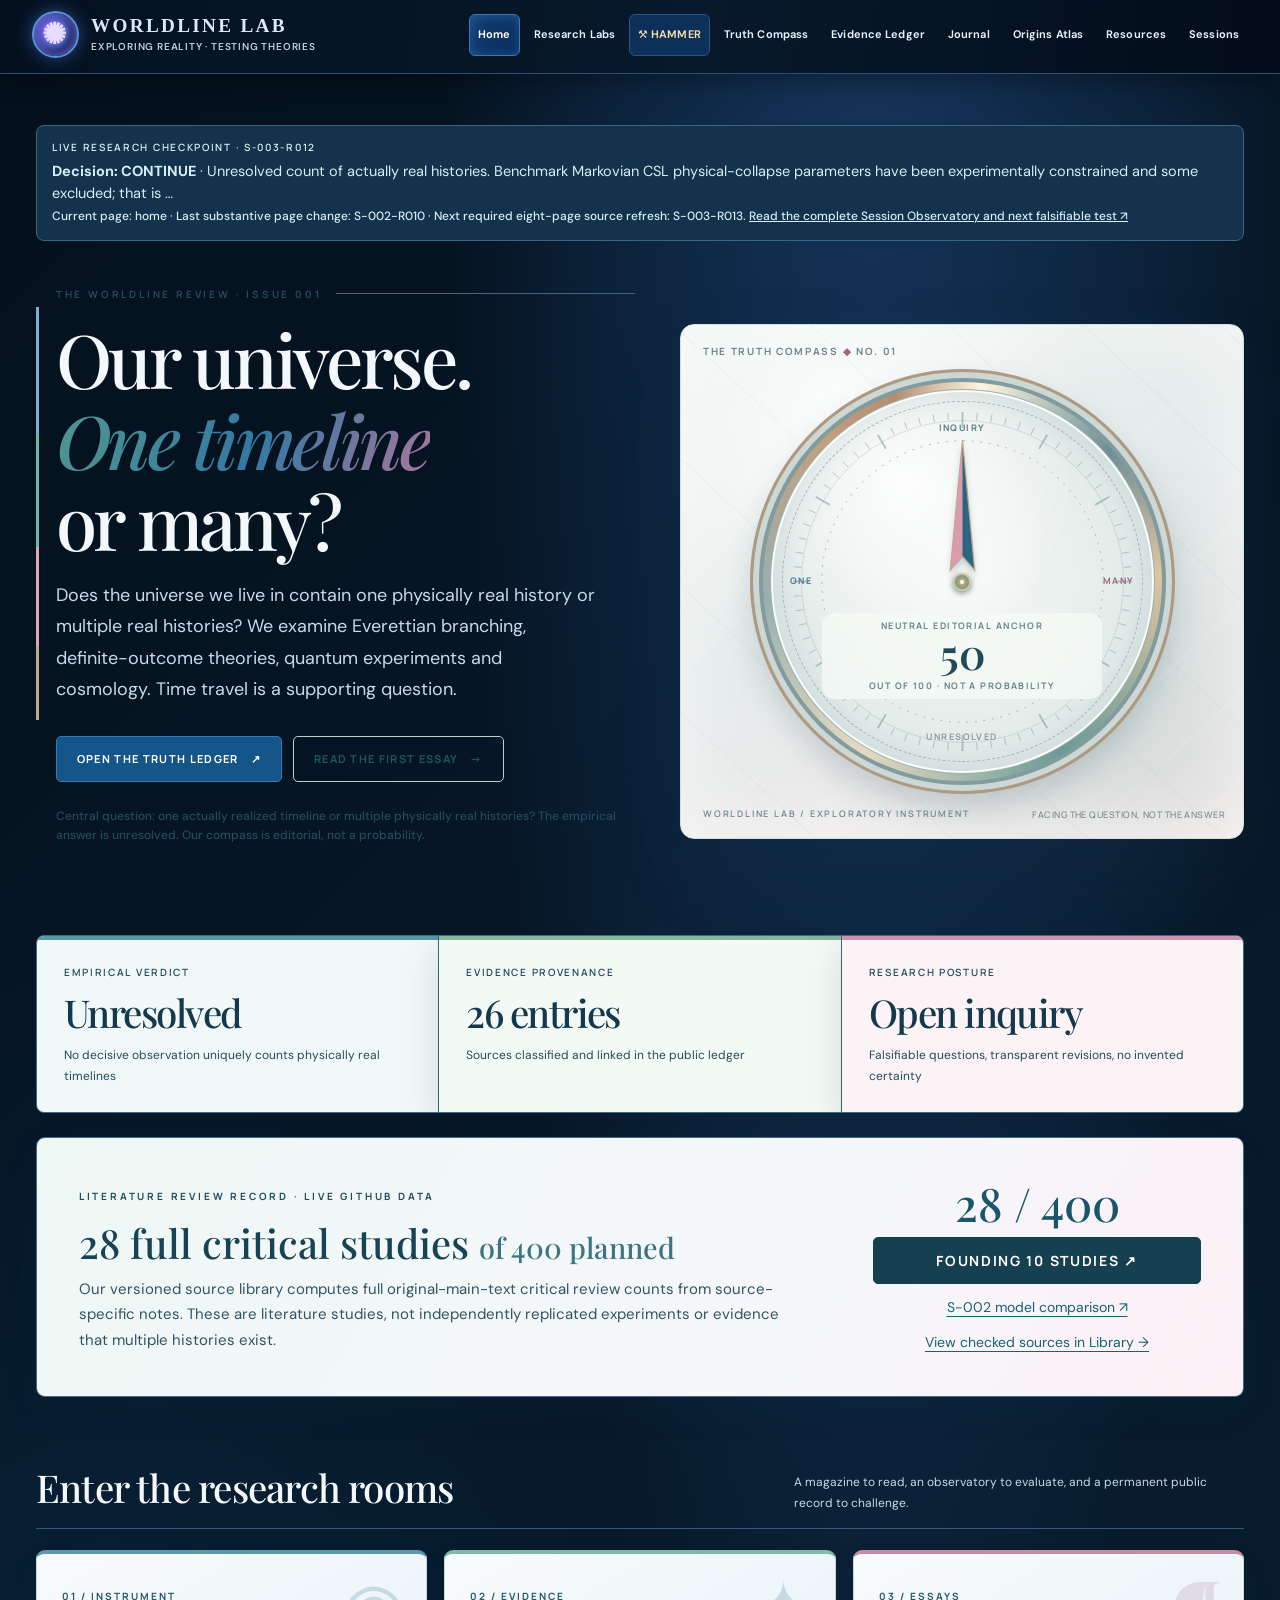
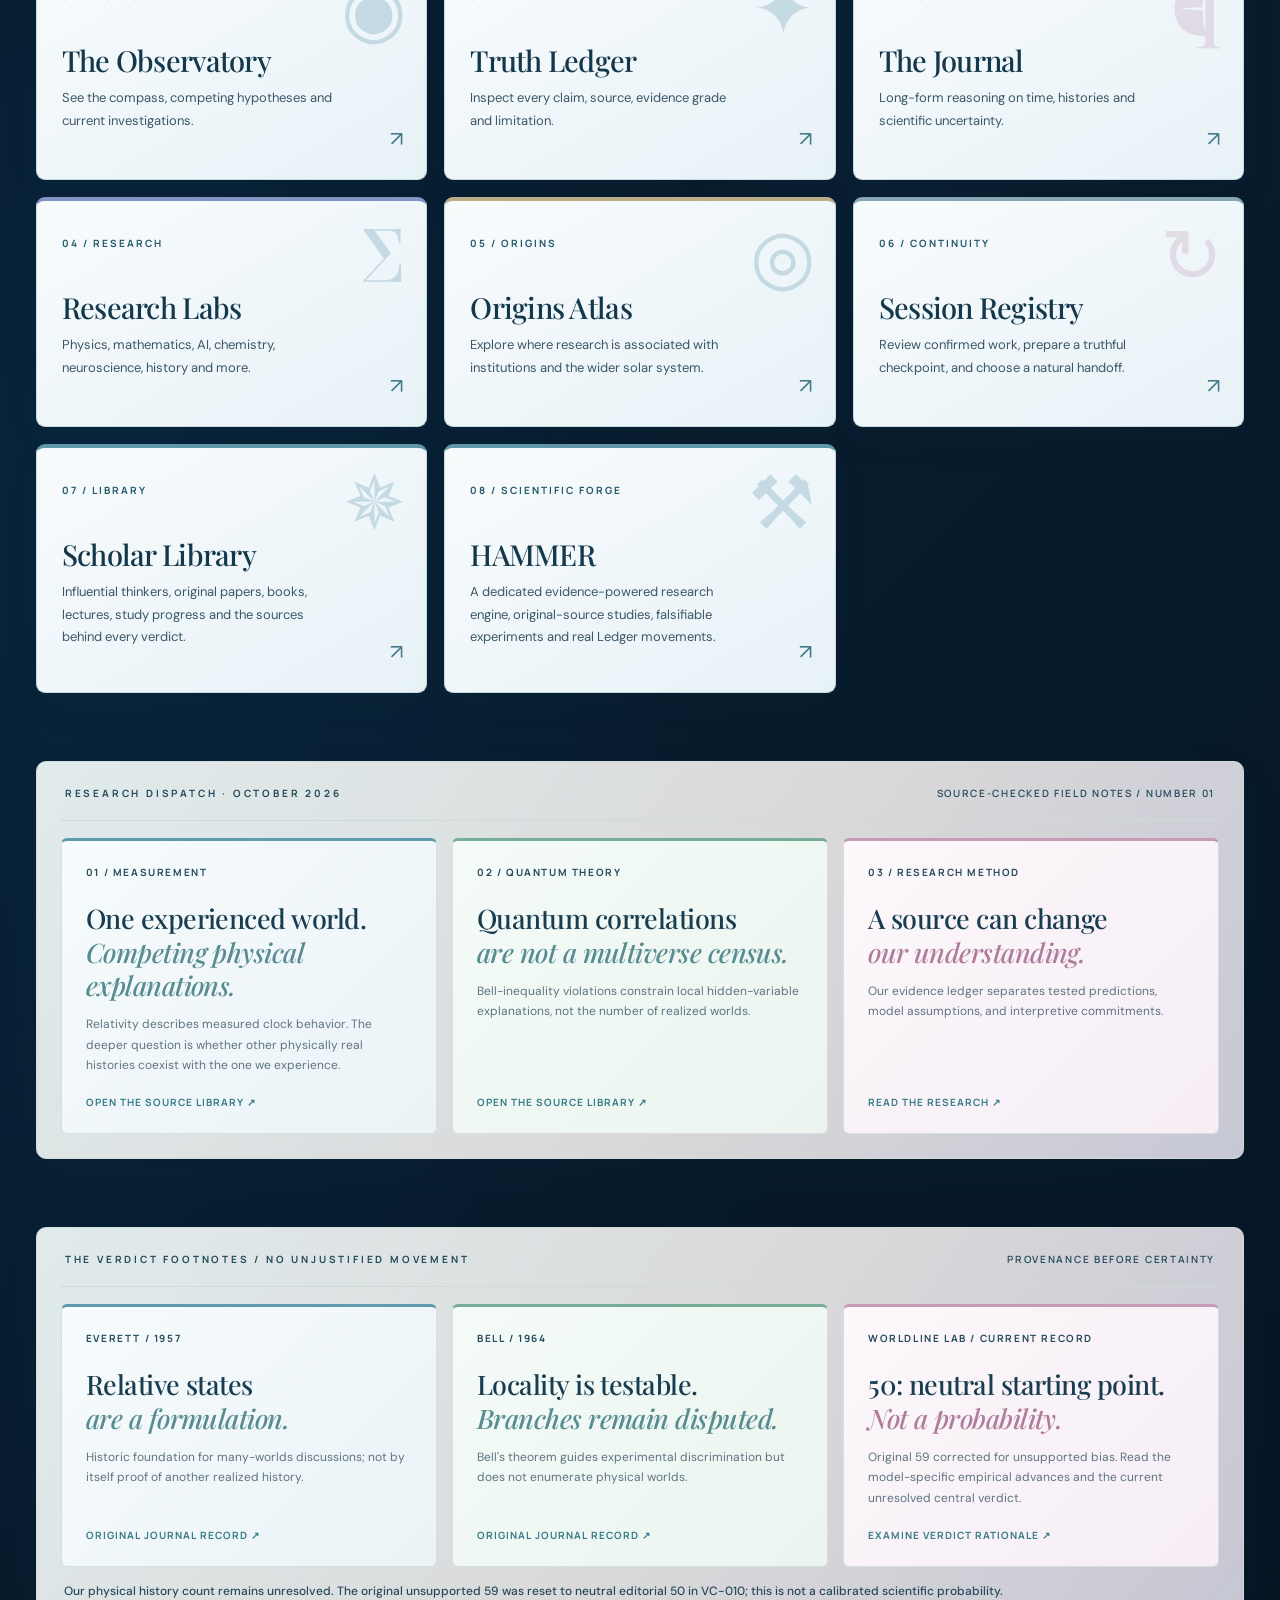
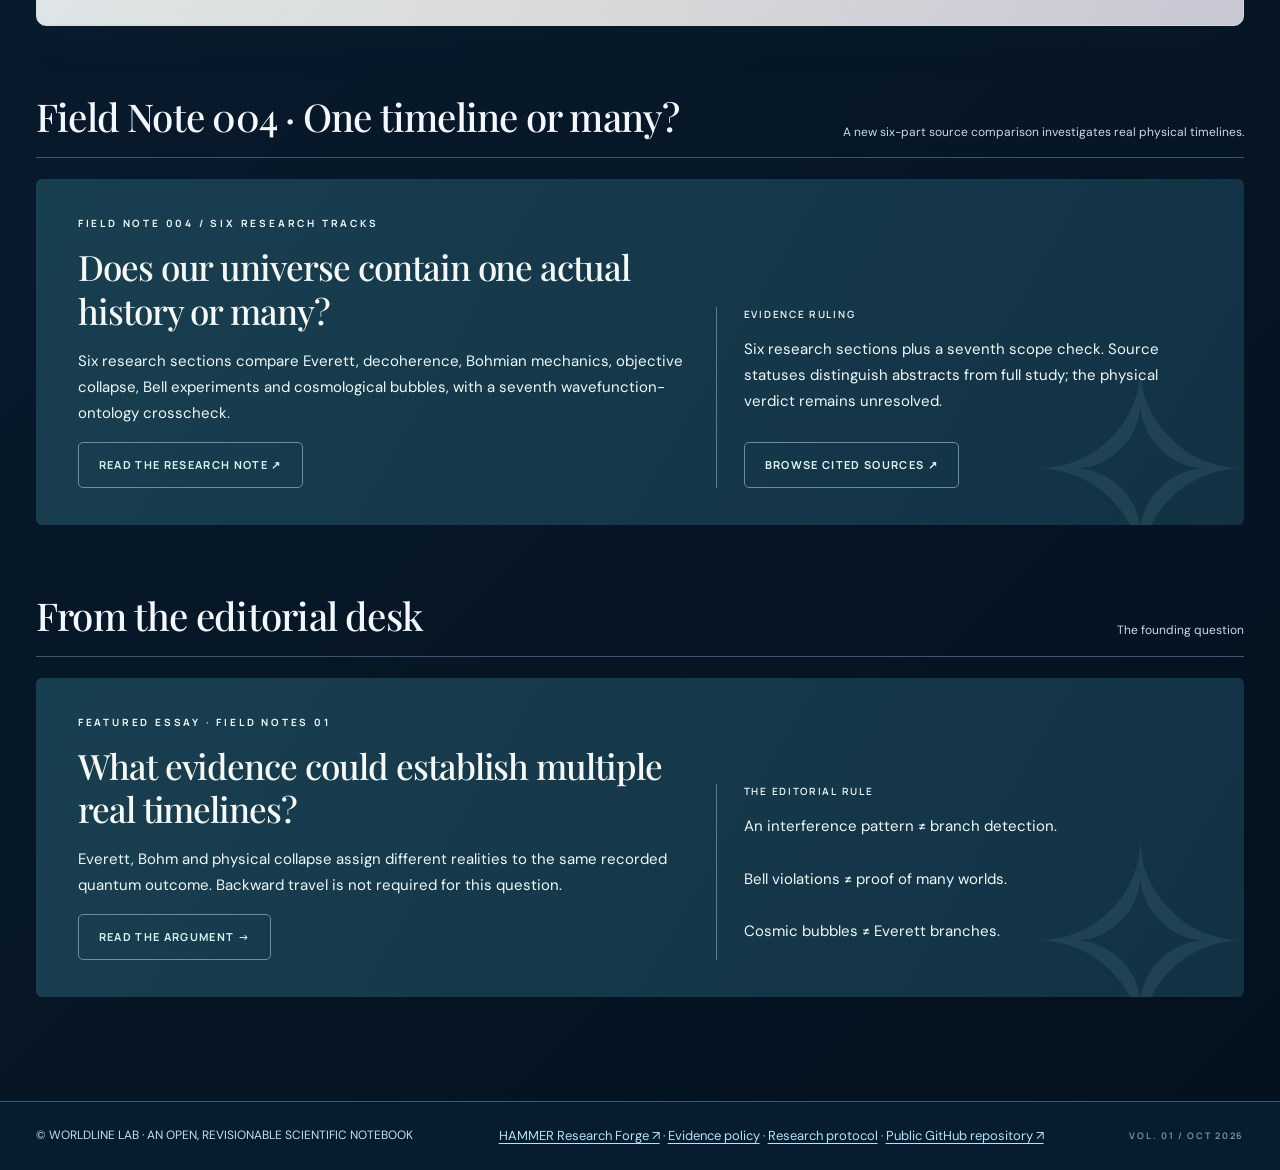
<file: index.html>
<!doctype html>
<html lang="en"><head>
<meta charset="utf-8"><meta name="viewport" content="width=device-width,initial-scale=1">
<meta name="theme-color" content="#071a2d"><meta name="description" content="Worldline Lab asks whether the universe we inhabit has one physically real history or many. Quantum interpretations, observational tests, cosmology and scientific evidence.">
<title>Worldline Lab | One Timeline or Many?</title>
<link rel="icon" href="assets/mark.svg" type="image/svg+xml"><link rel="stylesheet" href="assets/site.css"><link rel="stylesheet" href="assets/sessions.css"><link rel="stylesheet" href="assets/session-control.css"><link rel="stylesheet" href="assets/library.css"><link rel="stylesheet" href="assets/lab-experience.css">
<link rel="stylesheet" href="assets/readability.css"><link rel="stylesheet" href="assets/wcag-contrast.css"><link rel="stylesheet" href="assets/unified-site.css"></head><body>
<a class="skip" href="#main">Skip to content</a>
<header class="site-header wl-header"><div class="header-inner wl-header-inner">
<a class="brand wl-brand" href="#home" aria-label="Worldline Lab home"><span class="wl-galaxy" aria-hidden="true">✺</span><span>WORLDLINE LAB<small>EXPLORING REALITY · TESTING THEORIES</small></span></a>
<nav class="nav wl-nav" aria-label="Primary navigation">
<a href="#home" data-route="home">Home</a>
<a href="#disciplines" data-route="disciplines">Research Labs</a>
<a href="hammer.html" class="wl-hammer-nav">⚒ HAMMER</a>
<a href="#dashboard" data-route="dashboard">Truth Compass</a>
<a href="#ledger" data-route="ledger">Evidence Ledger</a>
<a href="#journal" data-route="journal">Journal</a>
<a href="#atlas" data-route="atlas">Origins Atlas</a>
<a href="#library" data-route="library">Resources</a>
<a href="#sessions" data-route="sessions">Sessions</a>
</nav><a class="wl-header-github" href="https://github.com/nikahanghojjati-oss/worldline-lab" target="_blank" rel="noopener noreferrer" aria-label="Source code on GitHub">SOURCE ↗</a>
</div></header>
<main class="shell" id="main">
<div id="research-round-banner" class="research-round-banner" role="status" aria-live="polite"><span>Checking current research round and page freshness…</span></div>
<section class="page active" id="page-home" data-page="home">
<div class="hero"><div class="hero-copy">
<div class="eyebrow-line"><span class="kicker">THE WORLDLINE REVIEW · ISSUE 001</span></div>
<h1 class="display">Our universe.<br><em>One timeline</em><br>or many?</h1>
<p class="dek">Does the universe we live in contain one physically real history or multiple real histories? We examine Everettian branching, definite-outcome theories, quantum experiments and cosmology. Time travel is a supporting question.</p>
<div class="actions"><a href="#ledger" class="btn primary">Open the Truth Ledger <span aria-hidden="true">↗</span></a><a href="#journal" class="btn">Read the first essay <span aria-hidden="true">→</span></a></div>
<p class="caption" style="margin-top:25px">Central question: one actually realized timeline or multiple physically real histories? The empirical answer is unresolved. Our compass is editorial, not a probability.</p>
</div><div class="compass-stage" id="home-compass" role="img" aria-label="Research compass shows a neutral 50 out of 100 editorial baseline, not a probability. The old 59 was an unjustified preference.">
<div class="stage-top">THE TRUTH COMPASS <span>◆</span> NO. 01</div>
<div class="compass-wrap"><div class="outer-rim"></div><div class="dial">
<svg class="ticks" viewBox="0 0 400 400" aria-hidden="true"><g stroke="#7d9a9e" stroke-width="1" opacity=".55" id="compass-ticks"></g><circle cx="200" cy="200" r="147" fill="none" stroke="#9bb5b3" stroke-width="1" stroke-dasharray="2 7"/></svg>
<span class="dial-label north">INQUIRY</span><span class="dial-label west">ONE</span><span class="dial-label east">MANY</span><span class="dial-label south">UNRESOLVED</span>
<div class="needle" id="main-needle"><svg viewBox="0 0 34 160" aria-hidden="true"><path d="M17 0 31 150 17 134 3 150Z" fill="#2a6582" stroke="#bfa78c" stroke-width="1.4"/><path d="M17 0 17 134 3 150Z" fill="#da9bab"/></svg></div><div class="needle-pin"></div>
<div class="compass-center"><small>NEUTRAL EDITORIAL ANCHOR</small><strong id="home-score">50</strong><small>OUT OF 100 · NOT A PROBABILITY</small></div>
</div></div><div class="compass-footnote">FACING THE QUESTION, NOT THE ANSWER</div></div></div>
<div class="hero-trio"><div class="stat-card"><div class="micro">Empirical verdict</div><div class="huge">Unresolved</div><div class="detail">No decisive observation uniquely counts physically real timelines</div></div><div class="stat-card"><div class="micro">Evidence provenance</div><div class="huge"><span id="hero-count">—</span> entries</div><div class="detail">Sources classified and linked in the public ledger</div></div><div class="stat-card"><div class="micro">Research posture</div><div class="huge">Open inquiry</div><div class="detail">Falsifiable questions, transparent revisions, no invented certainty</div></div></div>
<div class="full-review-dispatch" aria-label="Worldline Lab full scientific reviews milestone"><div><span class="kicker">LITERATURE REVIEW RECORD · LIVE GITHUB DATA</span><h2><span id="home-reviewed-heading" style="font-size:inherit;color:inherit">28</span> full critical studies <span>of 400 planned</span></h2><p>Our versioned source library computes full original-main-text critical review counts from source-specific notes. These are literature studies, not independently replicated experiments or evidence that multiple histories exist.</p></div><div class="full-review-dispatch-action"><strong><span id="home-reviewed-count">28</span> / 400</strong><a class="btn" href="https://github.com/nikahanghojjati-oss/worldline-lab/blob/main/research/full-study-batch-001.md" target="_blank" rel="noopener noreferrer">Founding 10 studies ↗</a><a class="full-review-library" target="_blank" rel="noopener noreferrer" href="https://github.com/nikahanghojjati-oss/worldline-lab/blob/main/research/ontology-predictions-S002-R001.md">S-002 model comparison ↗</a><a class="full-review-library" href="#library">View checked sources in Library →</a></div></div>
<div class="section-heading"><h2>Enter the research rooms</h2><p>A magazine to read, an observatory to evaluate, and a permanent public record to challenge.</p></div>
<div class="tiles">
<a href="#dashboard" class="tile"><span class="tile-index">01 / INSTRUMENT</span><span class="tile-symbol">◉</span><h3>The Observatory</h3><p>See the compass, competing hypotheses and current investigations.</p><span class="arrow">↗</span></a>
<a href="#ledger" class="tile"><span class="tile-index">02 / EVIDENCE</span><span class="tile-symbol">✦</span><h3>Truth Ledger</h3><p>Inspect every claim, source, evidence grade and limitation.</p><span class="arrow">↗</span></a>
<a href="#journal" class="tile"><span class="tile-index">03 / ESSAYS</span><span class="tile-symbol">¶</span><h3>The Journal</h3><p>Long-form reasoning on time, histories and scientific uncertainty.</p><span class="arrow">↗</span></a>
<a href="#disciplines" class="tile"><span class="tile-index">04 / RESEARCH</span><span class="tile-symbol">∑</span><h3>Research Labs</h3><p>Physics, mathematics, AI, chemistry, neuroscience, history and more.</p><span class="arrow">↗</span></a>
<a href="#atlas" class="tile"><span class="tile-index">05 / ORIGINS</span><span class="tile-symbol">◎</span><h3>Origins Atlas</h3><p>Explore where research is associated with institutions and the wider solar system.</p><span class="arrow">↗</span></a>
<a href="#sessions" class="tile"><span class="tile-index">06 / CONTINUITY</span><span class="tile-symbol">↻</span><h3>Session Registry</h3><p>Review confirmed work, prepare a truthful checkpoint, and choose a natural handoff.</p><span class="arrow">↗</span></a>
<a href="#library" class="tile"><span class="tile-index">07 / LIBRARY</span><span class="tile-symbol">✵</span><h3>Scholar Library</h3><p>Influential thinkers, original papers, books, lectures, study progress and the sources behind every verdict.</p><span class="arrow">↗</span></a>
<a href="hammer.html" class="tile"><span class="tile-index">08 / SCIENTIFIC FORGE</span><span class="tile-symbol">⚒</span><h3>HAMMER</h3><p>A dedicated evidence-powered research engine, original-source studies, falsifiable experiments and real Ledger movements.</p><span class="arrow">↗</span></a>
</div>
<div class="research-dispatch" aria-label="Latest research findings">
 <div class="dispatch-head"><span class="kicker">RESEARCH DISPATCH · OCTOBER 2026</span><span class="micro">SOURCE-CHECKED FIELD NOTES / NUMBER 01</span></div>
 <div class="dispatch-grid">
  <a class="dispatch-card" href="#library"><span class="dispatch-no">01 / MEASUREMENT</span><h3>One experienced world.<br><em>Competing physical explanations.</em></h3><p>Relativity describes measured clock behavior. The deeper question is whether other physically real histories coexist with the one we experience.</p><span class="dispatch-cta">OPEN THE SOURCE LIBRARY ↗</span></a>
  <a class="dispatch-card" href="#library"><span class="dispatch-no">02 / QUANTUM THEORY</span><h3>Quantum correlations<br><em>are not a multiverse census.</em></h3><p>Bell-inequality violations constrain local hidden-variable explanations, not the number of realized worlds.</p><span class="dispatch-cta">OPEN THE SOURCE LIBRARY ↗</span></a>
  <a class="dispatch-card" href="#journal"><span class="dispatch-no">03 / RESEARCH METHOD</span><h3>A source can change<br><em>our understanding.</em></h3><p>Our evidence ledger separates tested predictions, model assumptions, and interpretive commitments.</p><span class="dispatch-cta">READ THE RESEARCH ↗</span></a>
 </div>
</div>
<div class="research-dispatch" aria-label="Verdict source trail"><div class="dispatch-head"><span class="kicker">THE VERDICT FOOTNOTES / NO UNJUSTIFIED MOVEMENT</span><span class="micro">PROVENANCE BEFORE CERTAINTY</span></div><div class="dispatch-grid">
<a class="dispatch-card" href="https://doi.org/10.1103/RevModPhys.29.454" target="_blank" rel="noopener noreferrer"><span class="dispatch-no">EVERETT / 1957</span><h3>Relative states<br><em>are a formulation.</em></h3><p>Historic foundation for many-worlds discussions; not by itself proof of another realized history.</p><span class="dispatch-cta">ORIGINAL JOURNAL RECORD ↗</span></a>
<a class="dispatch-card" href="https://doi.org/10.1103/PhysicsPhysiqueFizika.1.195" target="_blank" rel="noopener noreferrer"><span class="dispatch-no">BELL / 1964</span><h3>Locality is testable.<br><em>Branches remain disputed.</em></h3><p>Bell's theorem guides experimental discrimination but does not enumerate physical worlds.</p><span class="dispatch-cta">ORIGINAL JOURNAL RECORD ↗</span></a>
<a class="dispatch-card" href="#library"><span class="dispatch-no">WORLDLINE LAB / CURRENT RECORD</span><h3>50: neutral starting point.<br><em>Not a probability.</em></h3><p>Original 59 corrected for unsupported bias. Read the model-specific empirical advances and the current unresolved central verdict.</p><span class="dispatch-cta">EXAMINE VERDICT RATIONALE ↗</span></a></div><p class="caption" style="margin:15px 3px 0">Our physical history count remains unresolved. The original unsupported 59 was reset to neutral editorial 50 in VC-010; this is not a calibrated scientific probability.</p></div>
<div class="section-heading"><h2>Field Note 004 · One timeline or many?</h2><p>A new six-part source comparison investigates real physical timelines.</p></div><div class="featured"><div><div class="kicker">FIELD NOTE 004 / SIX RESEARCH TRACKS</div><h2>Does our universe contain one actual history or many?</h2><p>Six research sections compare Everett, decoherence, Bohmian mechanics, objective collapse, Bell experiments and cosmological bubbles, with a seventh wavefunction-ontology crosscheck.</p><a href="https://github.com/nikahanghojjati-oss/worldline-lab/blob/main/research/field-note-004.md" target="_blank" rel="noopener noreferrer" class="btn">Read the research note ↗</a></div><div class="featured-side"><div class="micro" style="color:#b8d2d4">EVIDENCE RULING</div><p>Six research sections plus a seventh scope check. Source statuses distinguish abstracts from full study; the physical verdict remains unresolved.</p><a href="#library" class="btn" style="color:#def3ed;margin-top:12px">Browse cited sources ↗</a></div></div>
<div class="section-heading"><h2>From the editorial desk</h2><p>The founding question</p></div><div class="featured"><div><div class="kicker">FEATURED ESSAY · FIELD NOTES 01</div><h2>What evidence could establish multiple real timelines?</h2><p>Everett, Bohm and physical collapse assign different realities to the same recorded quantum outcome. Backward travel is not required for this question.</p><a href="#journal" class="btn">Read the argument →</a></div><div class="featured-side"><div class="micro" style="color:#b2c9c9">THE EDITORIAL RULE</div><p>An interference pattern ≠ branch detection.<br><br>Bell violations ≠ proof of many worlds.<br><br>Cosmic bubbles ≠ Everett branches.</p></div></div>
</section>
<section class="page" id="page-dashboard" data-page="dashboard">
<div class="page-head"><div class="kicker">01 / INSTRUMENT ROOM</div><h1 class="page-title">The <em>Observatory</em></h1><p class="dek">What we think, what we know, and what could change our minds. This is an evidence-led dashboard, not a prediction market.</p></div>
<div class="layout-two"><div class="panel"><div class="micro">A direction, not a probability</div><h2>One physically real timeline ↔ multiple histories</h2><p id="orientation-copy">The provisional index is 50 / 100. No experiment currently validates one or many timelines as a unique physical explanation.</p>
<div class="bar" style="margin:26px 0 8px"><b id="orientation-bar" style="width:50%"></b></div><div style="display:flex;justify-content:space-between" class="micro"><span>0 · ONE HISTORY</span><span>100 · MANY HISTORIES</span></div>
<div class="notice warning">The earlier 59/100 inherited an unjustified nine-point tilt. VC-010 has reset the editorial anchor to neutral 50, which is not 50% scientific odds. Exact model-specific experimental advances appear in the Truth Ledger.</div>
<div class="metric-row"><div class="metric"><span>Experimental discrimination</span><strong>Not yet</strong></div><div class="metric"><span>Independent proofs of branches</span><strong>None</strong></div></div></div>
<div class="panel"><div class="micro">Competing explanations</div><h2>Three competing accounts of quantum outcomes</h2><div class="steps"><div class="step"><div class="step-n">Ⅰ</div><div><h3>Bohmian definite outcomes</h3><p>One actual particle configuration follows a quantum guidance law.</p></div></div><div class="step"><div class="step-n">Ⅱ</div><div><h3>Everettian quantum branches</h3><p>One universal quantum state can contain many effectively autonomous relative-state worlds.</p></div></div><div class="step"><div class="step-n">Ⅲ</div><div><h3>Objective-collapse dynamics</h3><p>New stochastic laws could select one outcome and make experimentally testable predictions.</p></div></div></div></div></div>
<div class="notice"><strong>HAMMER has its own research page.</strong> <a href="hammer.html">Open the dedicated HAMMER lab with its picture, live source-backed movement history and evidence rules ↗</a></div>
<section id="hammer-forge" class="hammer-forge" aria-label="HAMMER adversarial science research forge"><div class="empty">Loading HAMMER experimental design workbench…</div></section>
<section id="question-gates-view" class="question-gates-view" aria-label="Top operational research tests directly linked to one history or many"></section>
<div class="section-heading"><h2>Active research program</h2><p>Completion means verified evidence and usable models, not hours spent or the number of documents written.</p></div><div id="milestone-list" class="steps"><div class="empty">Loading the roadmap…</div></div>
</section>
<section class="page" id="page-ledger" data-page="ledger">
<div class="page-head"><div class="kicker">02 / SOURCE & PROVENANCE</div><h1 class="page-title">The <em>Truth Ledger</em></h1><p class="dek">Each claim has a provenance, an evidence category, an honest limitation, and an explicit effect on our hypothesis compass.</p></div>
<div class="notice"><span class="micro">THE EVIDENCE GATE</span><br>Scientific findings must update specific model claims whenever measurements constrain them. The central one-versus-many-history dial changes only when evidence distinguishes those physical ontologies. The 59-to-50 baseline repair is not an experiment.</div>
<section id="verdict-monitor" class="verdict-monitor" aria-live="polite"><div class="empty">Loading the evidence and verdict audit…</div></section>
<section id="truth-engine-view" class="truth-engine-view" aria-label="Truth Engine provenance and scientific review requirements"><div class="empty">Loading the versioned Truth Engine review record…</div></section>
<section id="csl-exclusion-view" class="wl-csl-view" aria-label="Experiment-based CSL parameter comparison"><div class="empty">Loading original experimental collapse-parameter comparison…</div></section>
<div class="controls"><button class="control active" data-filter="All" type="button">All evidence</button><button class="control" data-filter="Experiment" type="button">Experiments</button><button class="control" data-filter="Theoretical model" type="button">Models</button><button class="control" data-filter="Interpretation" type="button">Interpretations</button><button class="control" data-filter="Thought experiment" type="button">Thought experiments</button><input type="search" id="ledger-search" class="search-input" placeholder="Search claims, sources and fields" aria-label="Search the evidence ledger"></div>
<div id="ledger-list" class="ledger-list"><div class="empty">Loading evidence records…</div></div>
</section>
<section class="page" id="page-journal" data-page="journal">
<div class="page-head"><div class="kicker">03 / THE WORLDLINE REVIEW</div><h1 class="page-title">The <em>Journal</em></h1><p class="dek">Readable, argued essays at the border of physics and philosophy. Each chapter invites criticism rather than asking for belief.</p></div>
<div class="notice"><strong>New research conversation · Breaking the Glass.</strong> Read how Big R and JE challenged a proposed Born-rule experiment, reached a two-gate scientific agreement, and kept the Truth Compass neutral. <a href="glass.html">Read the illustrated scientific exchange ↗</a></div>
<div class="magazine"><article class="article"><div id="journal-body"><div class="empty">Opening issue 001…</div></div></article><aside class="aside-note panel"><div class="micro">THE PROFESSOR'S MARGIN</div><blockquote>“An unexplained possibility is not yet an observed reality.”</blockquote><p class="caption">Editorial principle for classifying claims. We evaluate testability, provenance, and alternative explanations.</p><div class="notice">Method over mythology. A beautiful theory must still survive an ugly experiment.</div><a href="#ledger" class="btn">Inspect cited evidence ↗</a></aside></div>
</section>
<section class="page" id="page-disciplines" data-page="disciplines">
<div class="page-head"><div class="kicker">04 / MULTIDISCIPLINARY STUDIES</div><h1 class="page-title">The <em>Research Labs</em></h1><p class="dek">A common question studied from different disciplines—without pretending every field supplies direct evidence about spacetime.</p></div>
<div id="lab-program-overview" class="lab-program-overview"><div class="empty">Loading our reading and research progress…</div></div>
<div id="disciplines-list" class="discipline-grid"><div class="empty">Loading research pathways…</div></div>
<section id="lab-detail" class="lab-detail" hidden aria-live="polite"></section>
<section id="cross-lab-overview" class="cross-lab-wrap"><div class="empty">Loading interdisciplinary research connections…</div></section>
<div id="research-program-wrap" class="research-program-wrap"><div class="section-heading"><h2>The research, from foundation to final report</h2><p>Eight milestones, each with a deliverable and a review gate. A completed research program may produce an honest inconclusive verdict.</p></div><div id="research-program" class="research-program"><div class="empty">Loading the research program…</div></div></div>
<div class="notice">The reading lists show the full currently indexed syllabus for each discipline, not a claim that every important publication has already been found. A check mark requires documented full study. New verified works can be added to the library over time.</div>
</section>
<section class="page" id="page-atlas" data-page="atlas">
<div class="page-head"><div class="kicker">05 / PLACES & PROVENANCE</div><h1 class="page-title">The <em>Origins Atlas</em></h1><p class="dek">Geography matters for institutions and experiments. Planetary space matters for future observational questions. Neither should be confused with a decorative proof of many worlds.</p></div>
<div class="atlas-layout"><div>
<div class="atlas-visual" aria-label="Stylized interactive globe with approximate institution markers"><div class="atlas-title">EARTH / RESEARCH ASSOCIATIONS</div><div class="earth"></div><button type="button" class="map-dot dot-us" id="map-boulder" aria-label="Explore NIST research associated with Boulder"></button><button type="button" class="map-dot dot-europe" id="map-europe" aria-label="Explore European research context"></button><div class="atlas-key">● INSTITUTIONAL CONTEXT · NOT PRECISE EXPERIMENT GEO-TAGS</div></div>
<div class="solar" role="group" aria-label="Illustrative solar system navigator"><div class="orbit o1"></div><div class="orbit o2"></div><div class="orbit o3"></div><div class="sun"></div><button class="planet earth-p" id="planet-earth" aria-label="Earth research" title="Earth"></button><button class="planet mars" id="planet-mars" aria-label="Mars future research" title="Mars"></button><button class="planet outer" id="planet-outer" aria-label="Outer solar system future research" title="Outer solar system"></button></div>
<p class="caption">The globe and orbits are illustrative, not to scale. The Earth marker opens verified source context; no evidence is attributed to Mars or the outer planets at this stage.</p></div>
<div class="panel"><div class="micro">ATLAS INDEX / SELECT A MARKER</div><h2 id="atlas-focus-title">Boulder, Colorado</h2><p id="atlas-focus-desc">NIST atomic-clock research supports gravitational and velocity-related time dilation. It does not establish travel into the past.</p><p><a class="btn" id="atlas-focus-link" href="https://www.nist.gov/atomic-clocks/a-powerful-tool-for-science/putting-einstein-test" target="_blank" rel="noopener noreferrer">Primary reference ↗</a></p><div class="notice warning">An institution's city is a research association, not necessarily the literal site where each cited measurement was taken.</div><div class="micro">SOURCE PLACEMENT RULE</div><p class="caption">Theoretical manuscripts and thought experiments have no geographical observation coordinate unless one is independently documented. Future celestial evidence will require observation metadata.</p></div></div>
</section>
<section class="page" id="page-library" data-page="library"><div class="empty">Loading the scholar library…</div></section>
<section class="page" id="page-sessions" data-page="sessions"><div class="empty">Loading the live Session Observatory…</div></section>
</main>
<footer class="shell bottom-note"><div>© WORLDLINE LAB · AN OPEN, REVISIONABLE SCIENTIFIC NOTEBOOK</div><div><a href="hammer.html">HAMMER Research Forge ↗</a> · <a href="#ledger">Evidence policy</a> · <a href="RESEARCH_PROTOCOL.md" target="_blank">Research protocol</a> · <a href="https://github.com/nikahanghojjati-oss/worldline-lab" target="_blank" rel="noopener">Public GitHub repository ↗</a></div><div class="print-label">VOL. 01 / OCT 2026</div></footer>
<script defer src="assets/hammer-core.js"></script>
<script defer src="assets/hammer-discovery.js"></script>
<script defer src="assets/hammer-ui.js"></script>
<script defer src="assets/site.js"></script>
<script defer src="assets/lab-experience.js"></script>
<script defer src="assets/session-control.js"></script>
<script defer src="assets/library.js"></script>
</body></html>
</file>
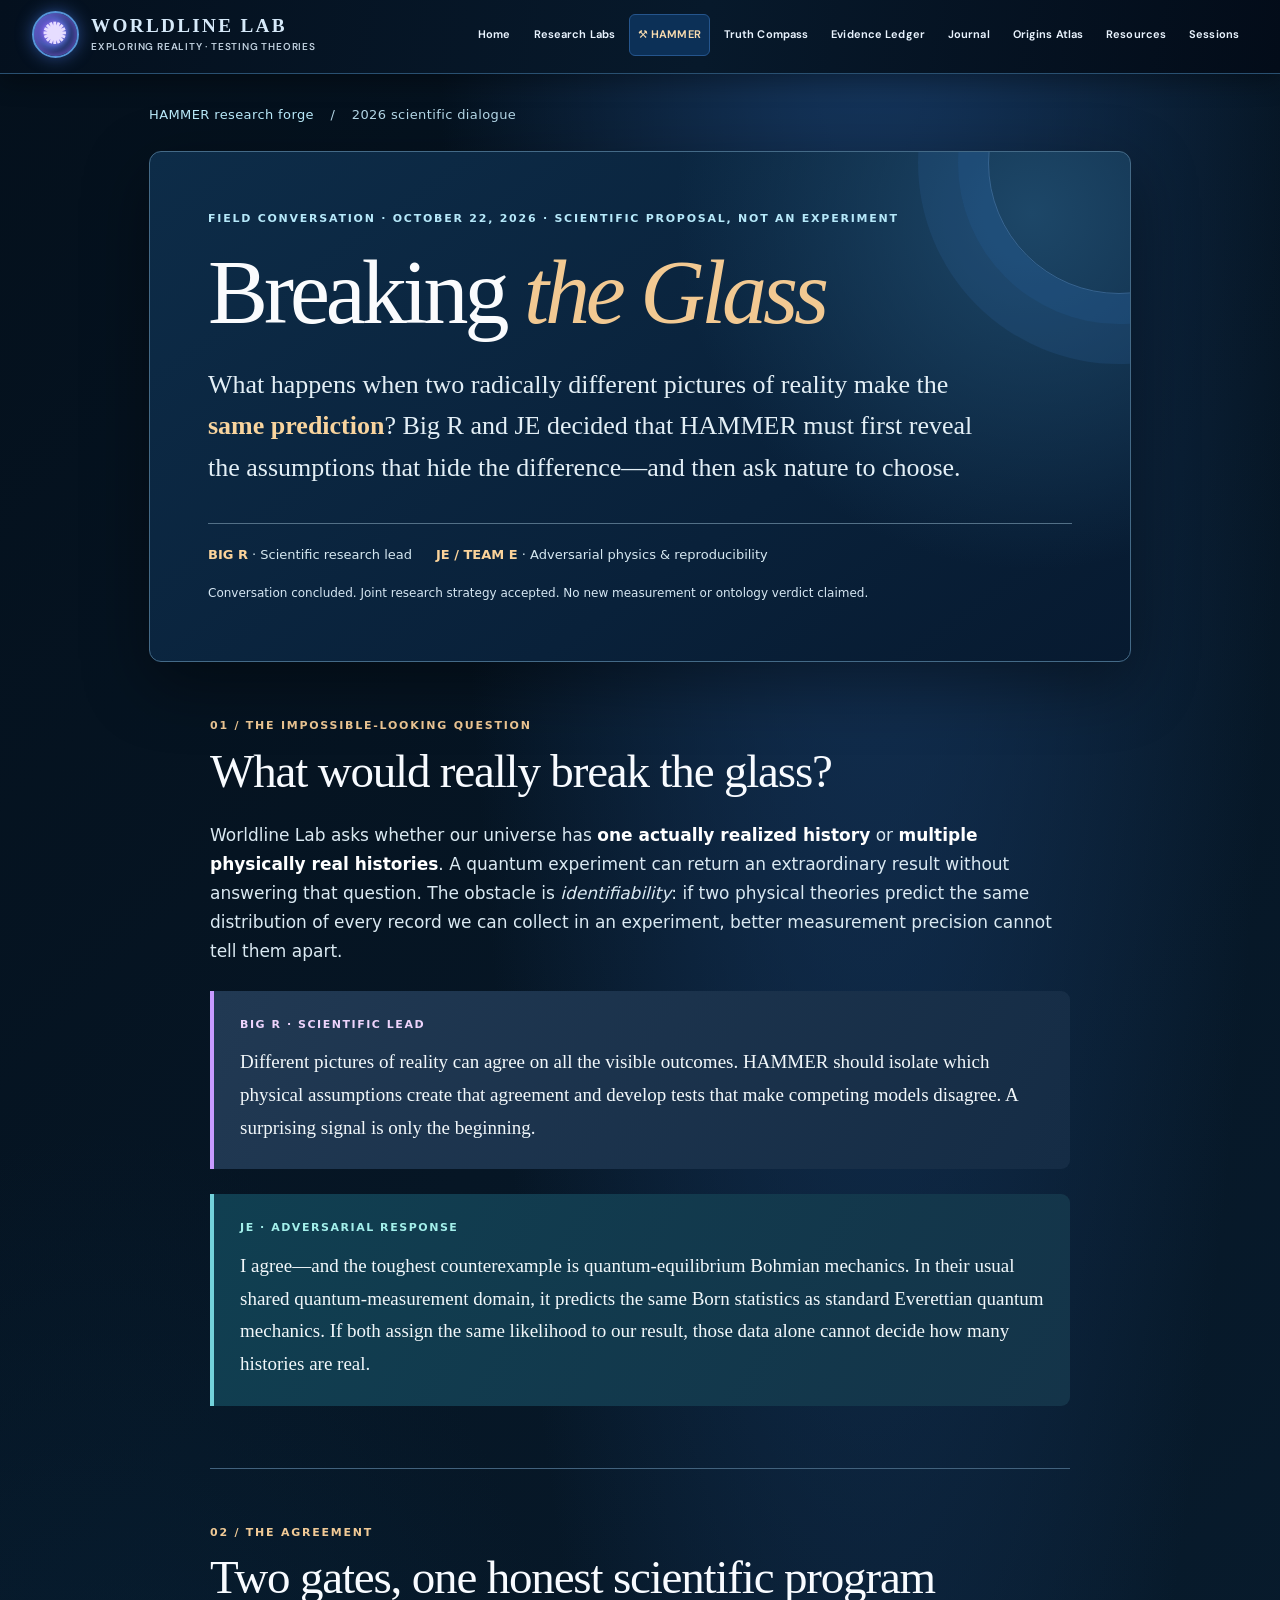
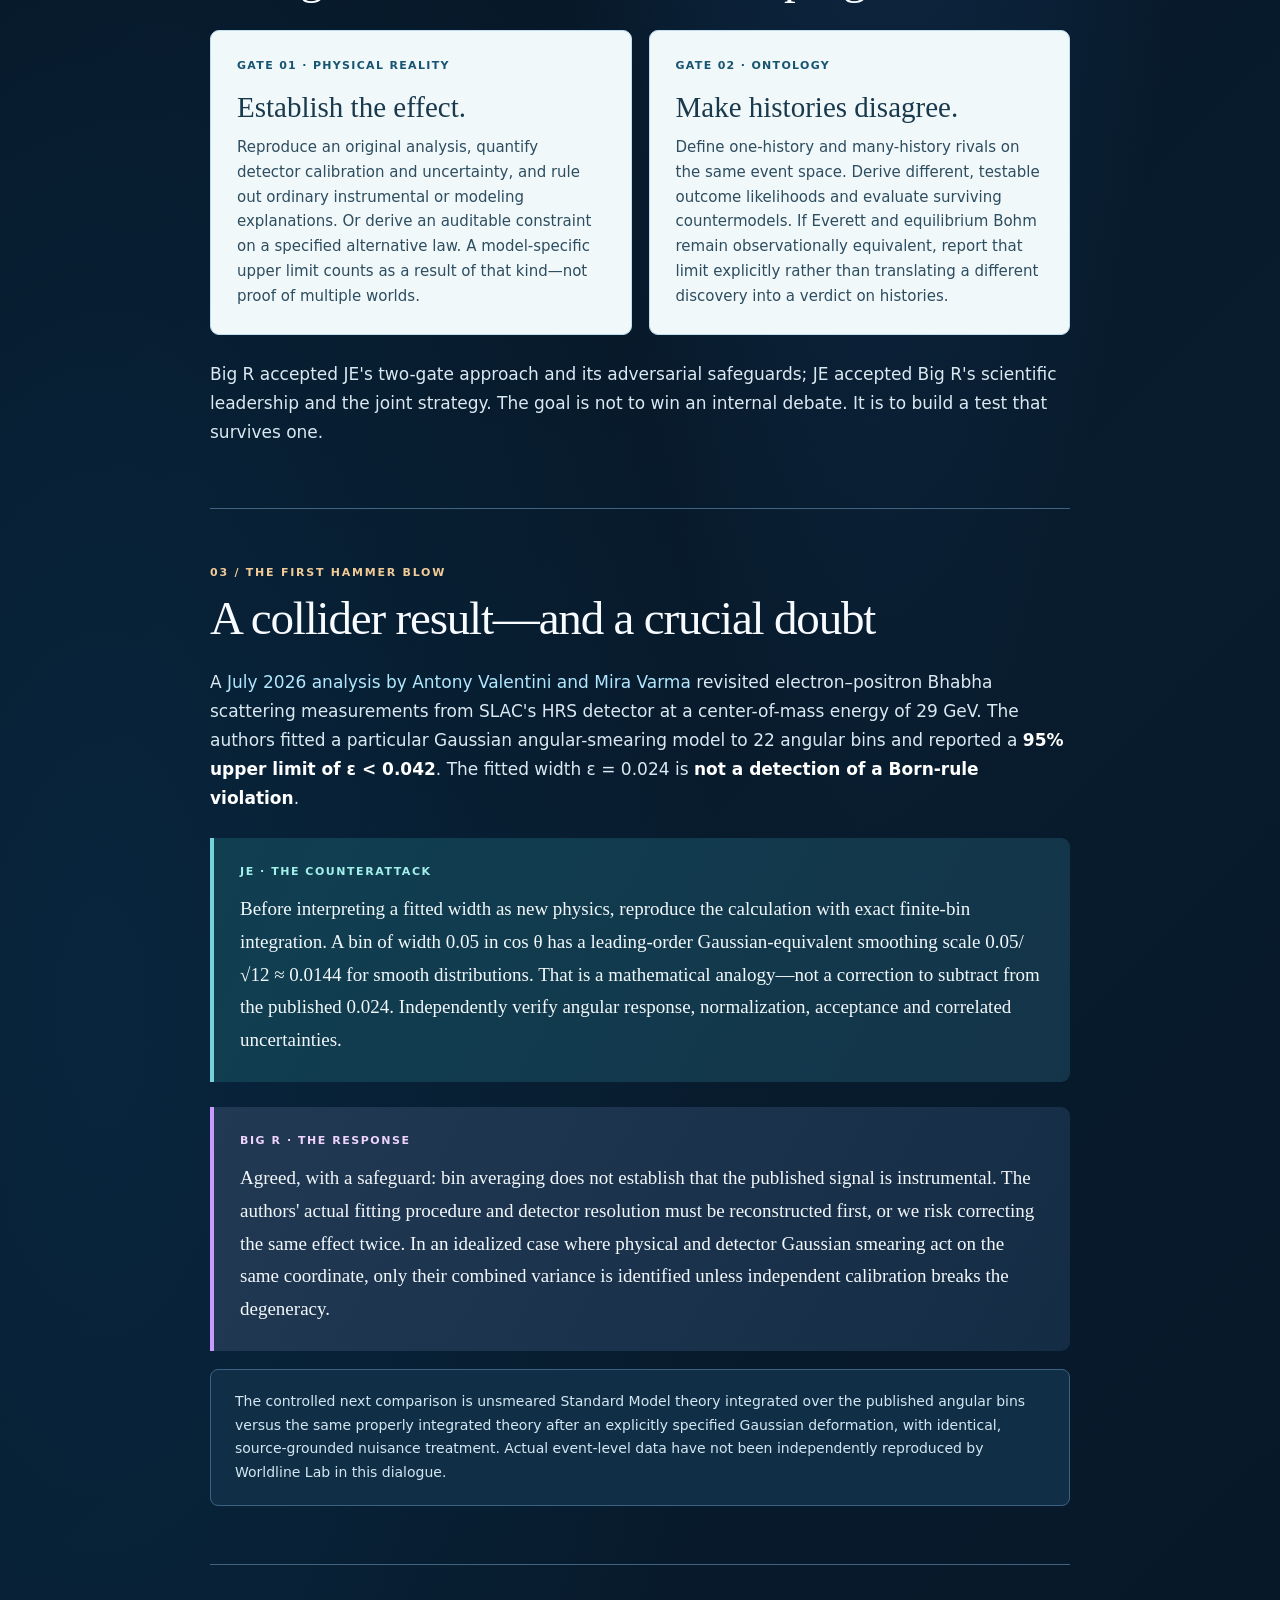
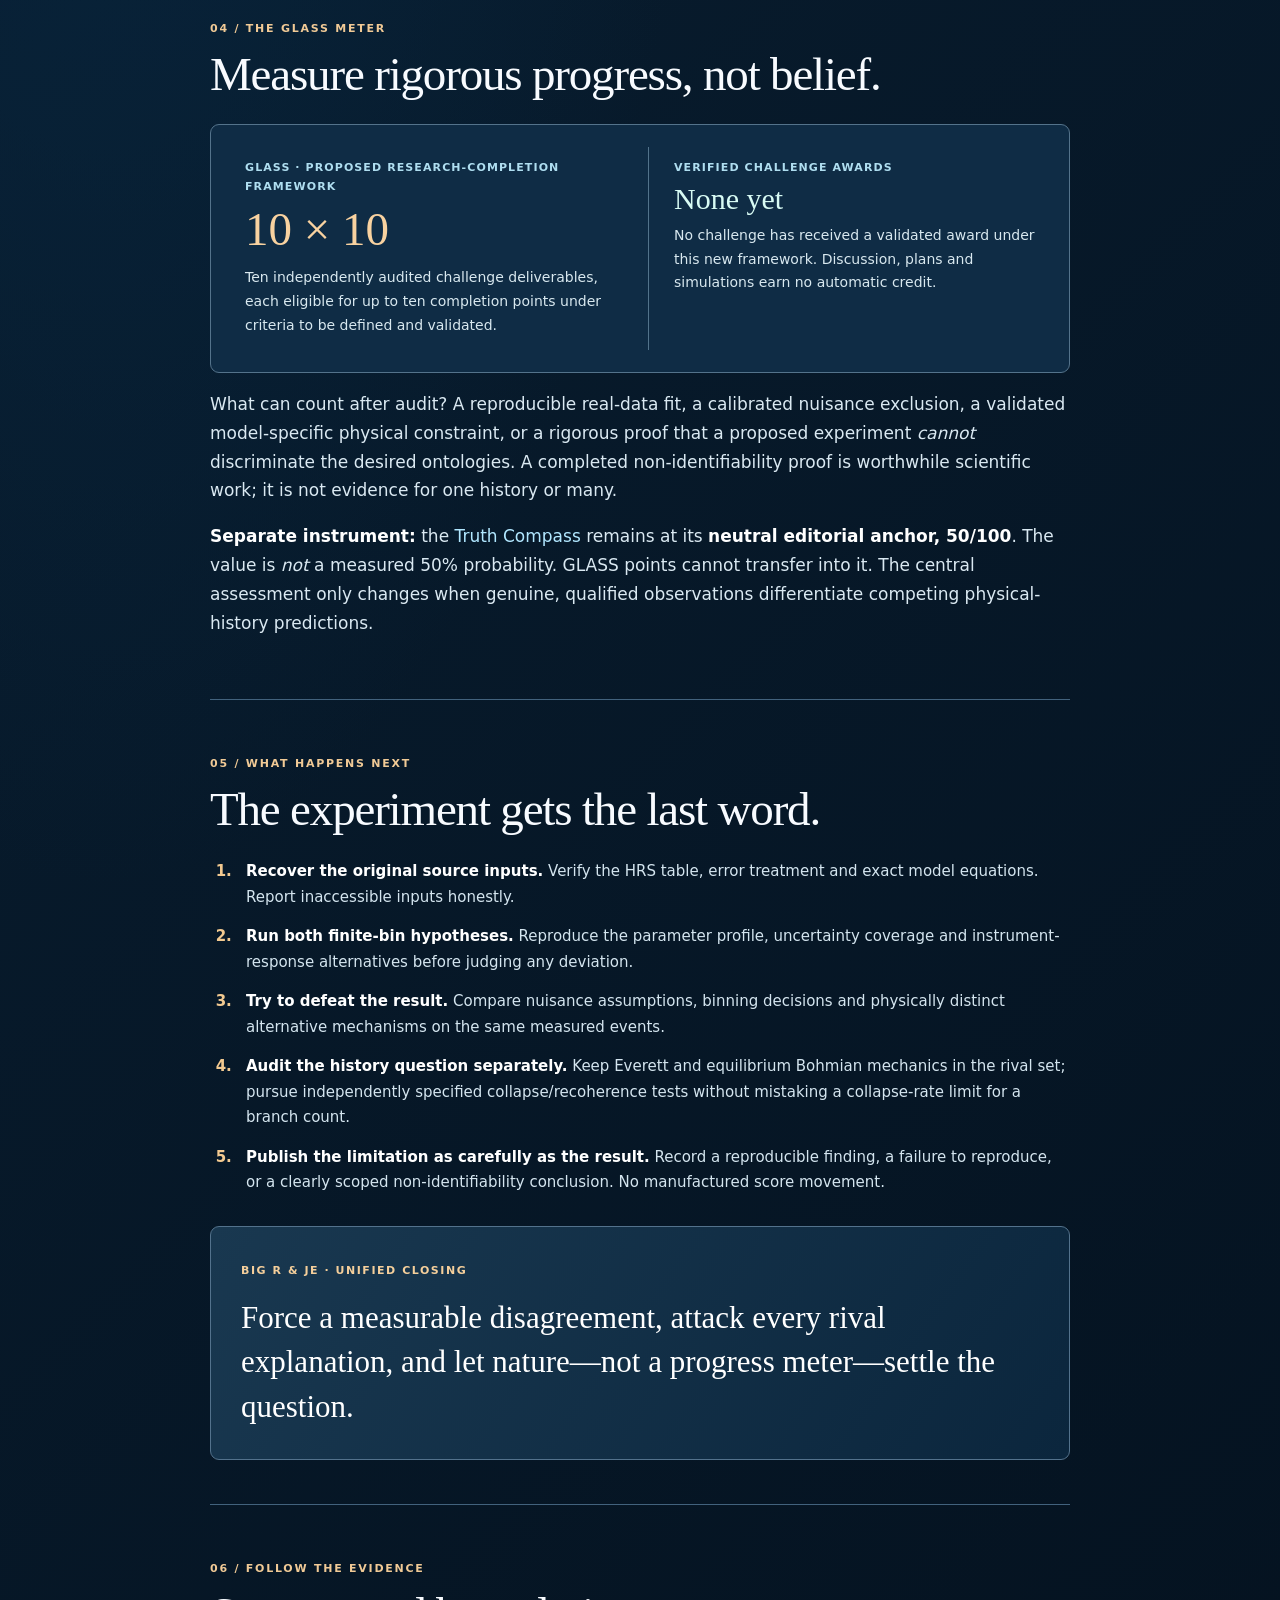
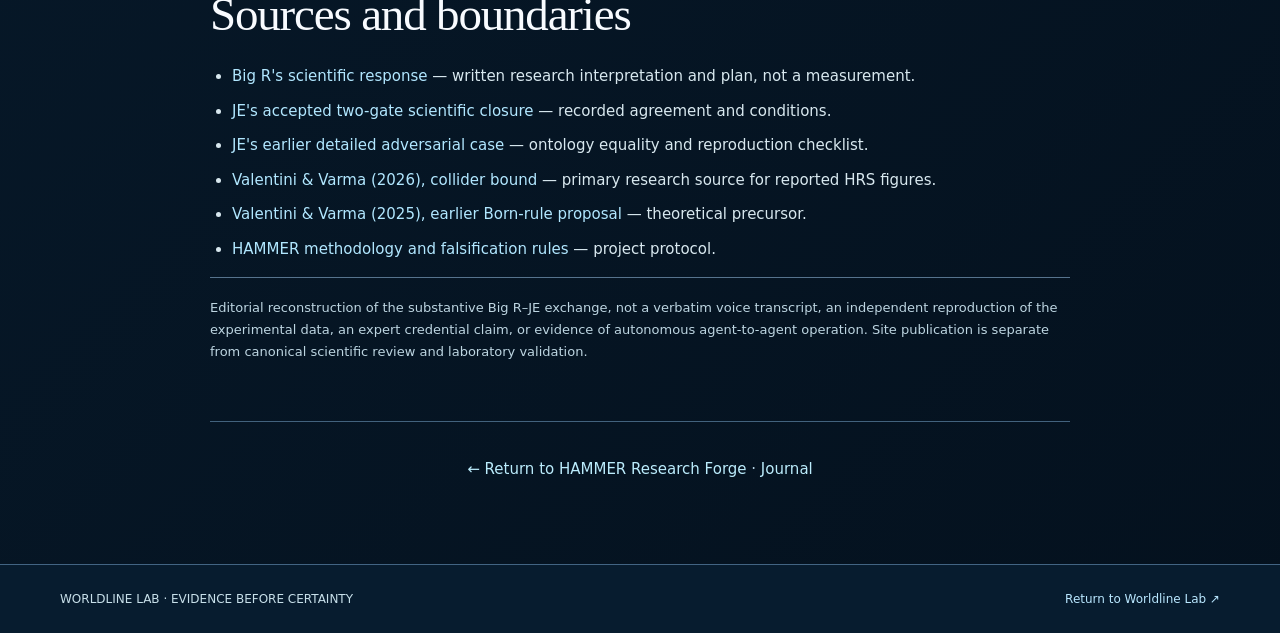
<file: glass.html>
<!doctype html>
<html lang="en">
<head>
<meta charset="utf-8">
<meta name="viewport" content="width=device-width,initial-scale=1">
<meta name="theme-color" content="#071422">
<meta name="description" content="Worldline Lab's October 22, 2026 scientific dialogue: Big R and JE on how HAMMER could distinguish one realized history from many.">
<title>Breaking the Glass — A Worldline Lab Research Dialogue</title>
<link rel="icon" href="assets/mark.svg" type="image/svg+xml">
<link rel="stylesheet" href="assets/site.css">
<link rel="stylesheet" href="assets/unified-site.css">
<link rel="stylesheet" href="assets/glass-dialogue.css">
</head>
<body class="gl-body hc-body">
<a class="gl-skip" href="#main">Skip to the scientific dialogue</a>
<header class="wl-header hc-header"><div class="wl-header-inner">
<a class="wl-brand" href="index.html#home" aria-label="Worldline Lab home"><span class="wl-galaxy" aria-hidden="true">✺</span><span>WORLDLINE LAB<small>EXPLORING REALITY · TESTING THEORIES</small></span></a>
<nav class="wl-nav" aria-label="Primary navigation">
<a href="index.html#home">Home</a><a href="index.html#disciplines">Research Labs</a>
<a href="hammer.html" class="wl-hammer-nav">⚒ HAMMER</a>
<a href="index.html#dashboard">Truth Compass</a><a href="index.html#ledger">Evidence Ledger</a>
<a href="index.html#journal">Journal</a><a href="index.html#atlas">Origins Atlas</a>
<a href="index.html#library">Resources</a><a href="index.html#sessions">Sessions</a>
</nav><a class="wl-header-github" href="https://github.com/nikahanghojjati-oss/worldline-lab" target="_blank" rel="noopener noreferrer">SOURCE ↗</a>
</div></header>
<main id="main" class="gl-main">
<div class="gl-crumb"><a href="hammer.html">HAMMER research forge</a> <span aria-hidden="true">/</span> 2026 scientific dialogue</div>
<article>
<header class="gl-hero">
<p class="gl-kicker">FIELD CONVERSATION · OCTOBER 22, 2026 · SCIENTIFIC PROPOSAL, NOT AN EXPERIMENT</p>
<h1>Breaking <em>the Glass</em></h1>
<p class="gl-dek">What happens when two radically different pictures of reality make the <strong>same prediction</strong>? Big R and JE decided that HAMMER must first reveal the assumptions that hide the difference—and then ask nature to choose.</p>
<div class="gl-byline"><span><strong>BIG R</strong> · Scientific research lead</span><span><strong>JE / TEAM E</strong> · Adversarial physics &amp; reproducibility</span></div>
<p class="gl-status">Conversation concluded. Joint research strategy accepted. No new measurement or ontology verdict claimed.</p>
</header>
<div class="gl-content">
<section class="gl-story" aria-labelledby="gl-question">
<p class="gl-chapter">01 / THE IMPOSSIBLE-LOOKING QUESTION</p>
<h2 id="gl-question">What would really break the glass?</h2>
<p>Worldline Lab asks whether our universe has <strong>one actually realized history</strong> or <strong>multiple physically real histories</strong>. A quantum experiment can return an extraordinary result without answering that question. The obstacle is <em>identifiability</em>: if two physical theories predict the same distribution of every record we can collect in an experiment, better measurement precision cannot tell them apart.</p>
<div class="gl-voice gl-r"><div class="gl-label">BIG R · SCIENTIFIC LEAD</div><p>Different pictures of reality can agree on all the visible outcomes. HAMMER should isolate which physical assumptions create that agreement and develop tests that make competing models disagree. A surprising signal is only the beginning.</p></div>
<div class="gl-voice gl-e"><div class="gl-label">JE · ADVERSARIAL RESPONSE</div><p>I agree—and the toughest counterexample is quantum-equilibrium Bohmian mechanics. In their usual shared quantum-measurement domain, it predicts the same Born statistics as standard Everettian quantum mechanics. If both assign the same likelihood to our result, those data alone cannot decide how many histories are real.</p></div>
</section>
<section class="gl-story" aria-labelledby="gl-two">
<p class="gl-chapter">02 / THE AGREEMENT</p><h2 id="gl-two">Two gates, one honest scientific program</h2>
<div class="gl-gates">
<div class="gl-gate"><span>GATE 01 · PHYSICAL REALITY</span><h3>Establish the effect.</h3><p>Reproduce an original analysis, quantify detector calibration and uncertainty, and rule out ordinary instrumental or modeling explanations. Or derive an auditable constraint on a specified alternative law. A model-specific upper limit counts as a result of that kind—not proof of multiple worlds.</p></div>
<div class="gl-gate"><span>GATE 02 · ONTOLOGY</span><h3>Make histories disagree.</h3><p>Define one-history and many-history rivals on the same event space. Derive different, testable outcome likelihoods and evaluate surviving countermodels. If Everett and equilibrium Bohm remain observationally equivalent, report that limit explicitly rather than translating a different discovery into a verdict on histories.</p></div>
</div>
<p>Big R accepted JE's two-gate approach and its adversarial safeguards; JE accepted Big R's scientific leadership and the joint strategy. The goal is not to win an internal debate. It is to build a test that survives one.</p>
</section>
<section class="gl-story" aria-labelledby="gl-collider">
<p class="gl-chapter">03 / THE FIRST HAMMER BLOW</p><h2 id="gl-collider">A collider result—and a crucial doubt</h2>
<p>A <a href="https://arxiv.org/abs/2607.06938" target="_blank" rel="noopener noreferrer">July 2026 analysis by Antony Valentini and Mira Varma</a> revisited electron–positron Bhabha scattering measurements from SLAC's HRS detector at a center-of-mass energy of 29 GeV. The authors fitted a particular Gaussian angular-smearing model to 22 angular bins and reported a <strong>95% upper limit of ε &lt; 0.042</strong>. The fitted width ε = 0.024 is <strong>not a detection of a Born-rule violation</strong>.</p>
<div class="gl-voice gl-e"><div class="gl-label">JE · THE COUNTERATTACK</div><p>Before interpreting a fitted width as new physics, reproduce the calculation with exact finite-bin integration. A bin of width 0.05 in cos θ has a leading-order Gaussian-equivalent smoothing scale 0.05/√12 ≈ 0.0144 for smooth distributions. That is a mathematical analogy—not a correction to subtract from the published 0.024. Independently verify angular response, normalization, acceptance and correlated uncertainties.</p></div>
<div class="gl-voice gl-r"><div class="gl-label">BIG R · THE RESPONSE</div><p>Agreed, with a safeguard: bin averaging does not establish that the published signal is instrumental. The authors' actual fitting procedure and detector resolution must be reconstructed first, or we risk correcting the same effect twice. In an idealized case where physical and detector Gaussian smearing act on the same coordinate, only their combined variance is identified unless independent calibration breaks the degeneracy.</p></div>
<p class="gl-fine">The controlled next comparison is unsmeared Standard Model theory integrated over the published angular bins versus the same properly integrated theory after an explicitly specified Gaussian deformation, with identical, source-grounded nuisance treatment. Actual event-level data have not been independently reproduced by Worldline Lab in this dialogue.</p>
</section>
<section class="gl-story" aria-labelledby="gl-meter">
<p class="gl-chapter">04 / THE GLASS METER</p><h2 id="gl-meter">Measure rigorous progress, not belief.</h2>
<div class="gl-meter"><div><span>GLASS · PROPOSED RESEARCH-COMPLETION FRAMEWORK</span><strong>10 × 10</strong><p>Ten independently audited challenge deliverables, each eligible for up to ten completion points under criteria to be defined and validated.</p></div><div class="gl-meter-state"><span>VERIFIED CHALLENGE AWARDS</span><strong>None yet</strong><p>No challenge has received a validated award under this new framework. Discussion, plans and simulations earn no automatic credit.</p></div></div>
<p>What can count after audit? A reproducible real-data fit, a calibrated nuisance exclusion, a validated model-specific physical constraint, or a rigorous proof that a proposed experiment <em>cannot</em> discriminate the desired ontologies. A completed non-identifiability proof is worthwhile scientific work; it is not evidence for one history or many.</p>
<p><strong>Separate instrument:</strong> the <a href="index.html#dashboard">Truth Compass</a> remains at its <strong>neutral editorial anchor, 50/100</strong>. The value is <em>not</em> a measured 50% probability. GLASS points cannot transfer into it. The central assessment only changes when genuine, qualified observations differentiate competing physical-history predictions.</p>
</section>
<section class="gl-story" aria-labelledby="gl-next">
<p class="gl-chapter">05 / WHAT HAPPENS NEXT</p><h2 id="gl-next">The experiment gets the last word.</h2>
<ol class="gl-road">
<li><strong>Recover the original source inputs.</strong> Verify the HRS table, error treatment and exact model equations. Report inaccessible inputs honestly.</li>
<li><strong>Run both finite-bin hypotheses.</strong> Reproduce the parameter profile, uncertainty coverage and instrument-response alternatives before judging any deviation.</li>
<li><strong>Try to defeat the result.</strong> Compare nuisance assumptions, binning decisions and physically distinct alternative mechanisms on the same measured events.</li>
<li><strong>Audit the history question separately.</strong> Keep Everett and equilibrium Bohmian mechanics in the rival set; pursue independently specified collapse/recoherence tests without mistaking a collapse-rate limit for a branch count.</li>
<li><strong>Publish the limitation as carefully as the result.</strong> Record a reproducible finding, a failure to reproduce, or a clearly scoped non-identifiability conclusion. No manufactured score movement.</li>
</ol>
<div class="gl-finale"><span>BIG R &amp; JE · UNIFIED CLOSING</span><p>Force a measurable disagreement, attack every rival explanation, and let nature—not a progress meter—settle the question.</p></div>
</section>
<section class="gl-story gl-sources" aria-labelledby="gl-sources">
<p class="gl-chapter">06 / FOLLOW THE EVIDENCE</p><h2 id="gl-sources">Sources and boundaries</h2>
<ul>
<li><a href="https://github.com/nikahanghojjati-oss/worldline-lab/issues/13#issuecomment-6355958559" target="_blank" rel="noopener noreferrer">Big R's scientific response</a> — written research interpretation and plan, not a measurement.</li>
<li><a href="https://github.com/nikahanghojjati-oss/worldline-lab/issues/13#issuecomment-6356092232" target="_blank" rel="noopener noreferrer">JE's accepted two-gate scientific closure</a> — recorded agreement and conditions.</li>
<li><a href="https://github.com/nikahanghojjati-oss/worldline-lab/issues/13#issuecomment-6355657420" target="_blank" rel="noopener noreferrer">JE's earlier detailed adversarial case</a> — ontology equality and reproduction checklist.</li>
<li><a href="https://arxiv.org/abs/2607.06938" target="_blank" rel="noopener noreferrer">Valentini &amp; Varma (2026), collider bound</a> — primary research source for reported HRS figures.</li>
<li><a href="https://doi.org/10.1103/4llk-pt1j" target="_blank" rel="noopener noreferrer">Valentini &amp; Varma (2025), earlier Born-rule proposal</a> — theoretical precursor.</li>
<li><a href="HAMMER.md">HAMMER methodology and falsification rules</a> — project protocol.</li>
</ul>
<p class="gl-disclosure">Editorial reconstruction of the substantive Big R–JE exchange, not a verbatim voice transcript, an independent reproduction of the experimental data, an expert credential claim, or evidence of autonomous agent-to-agent operation. Site publication is separate from canonical scientific review and laboratory validation.</p>
</section>
</div>
</article>
<p class="gl-back"><a href="hammer.html">← Return to HAMMER Research Forge</a> · <a href="index.html#journal">Journal</a></p>
</main>
<footer class="gl-footer"><div>WORLDLINE LAB · EVIDENCE BEFORE CERTAINTY</div><a href="index.html#home">Return to Worldline Lab ↗</a></footer>
</body>
</html>
</file>
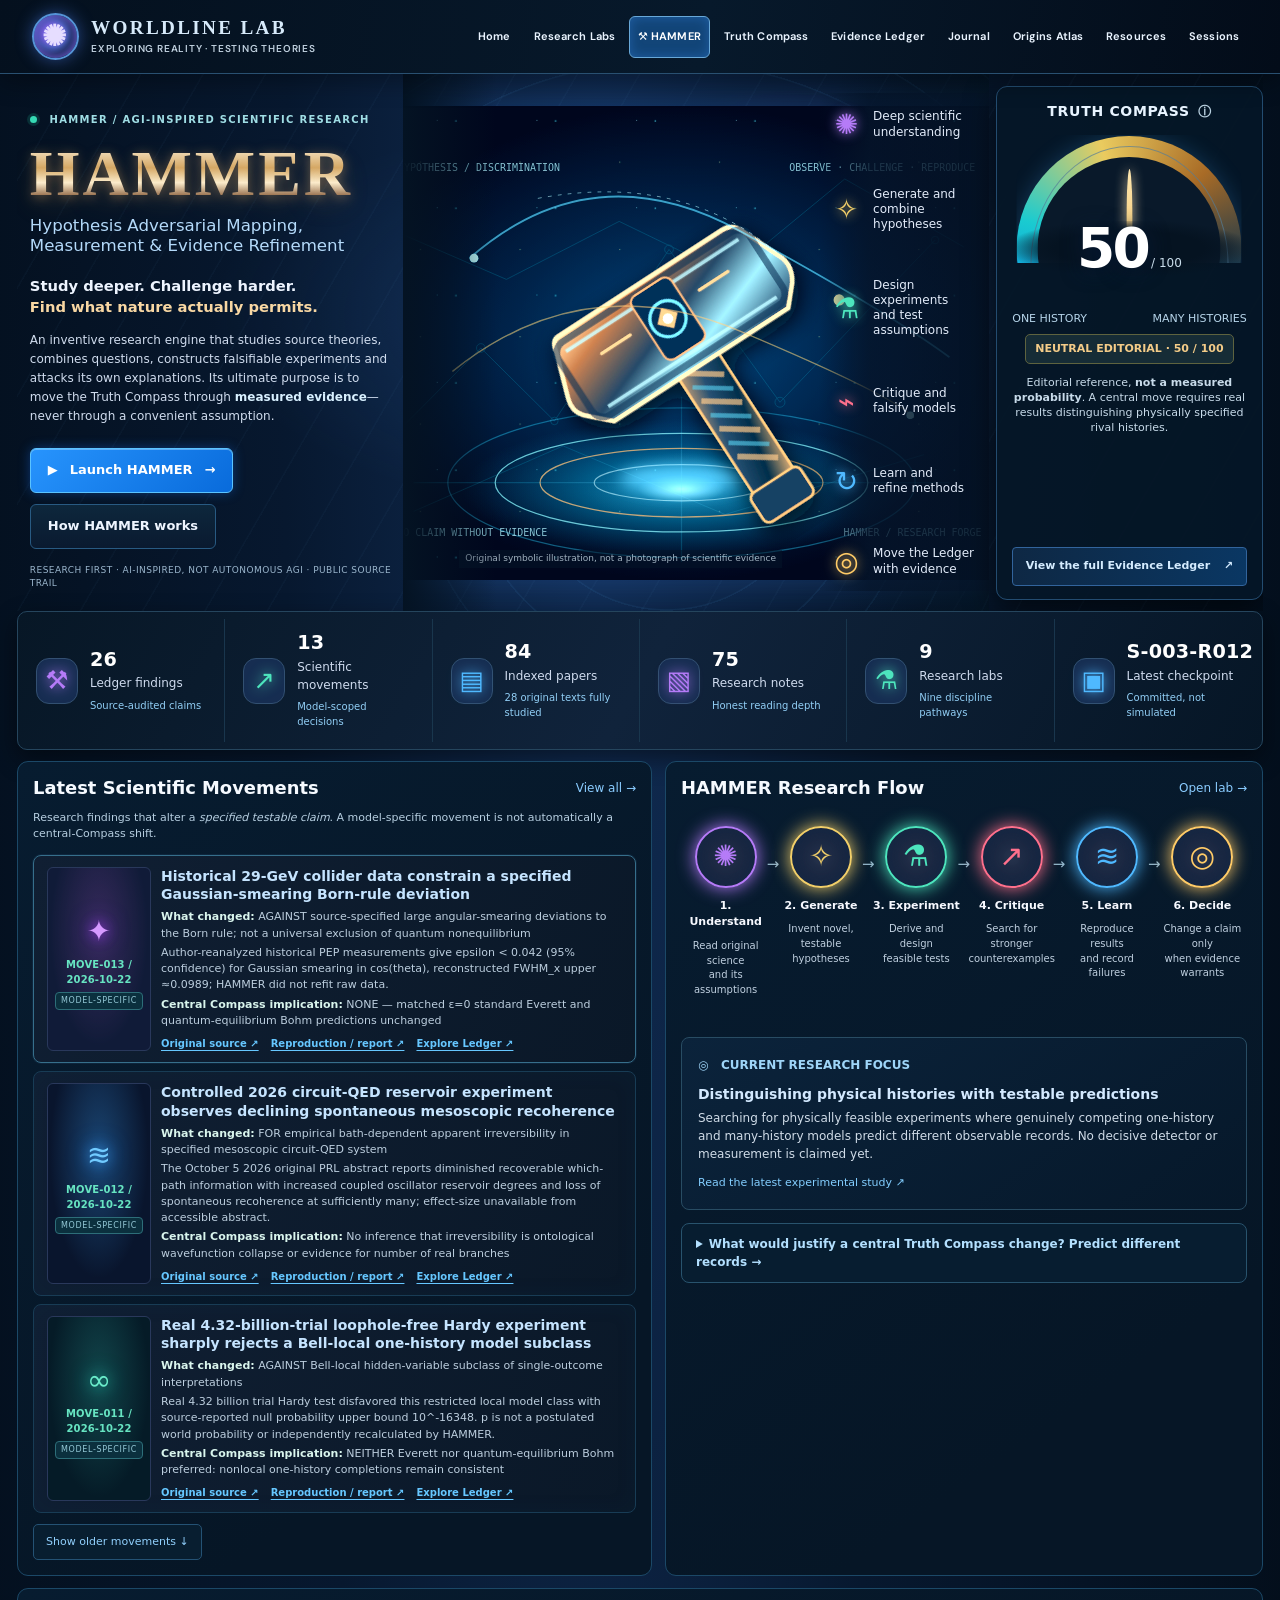
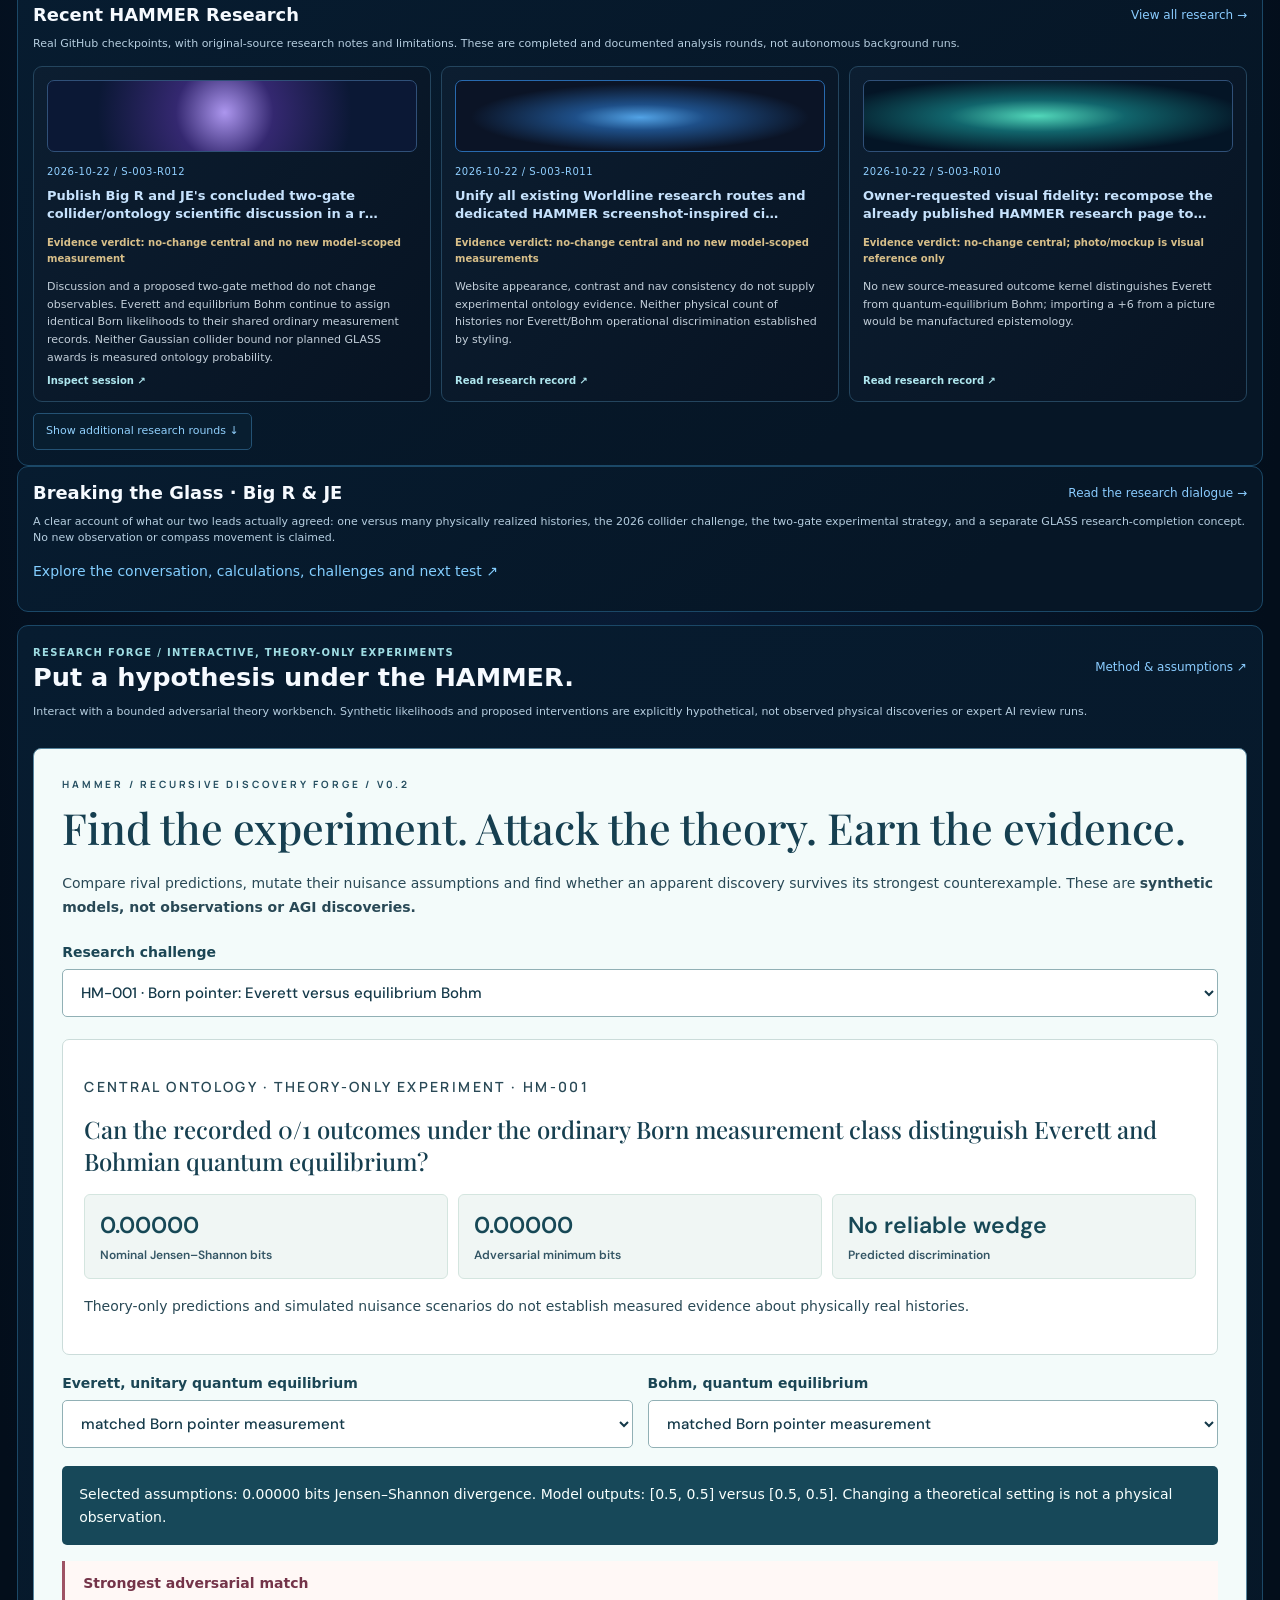
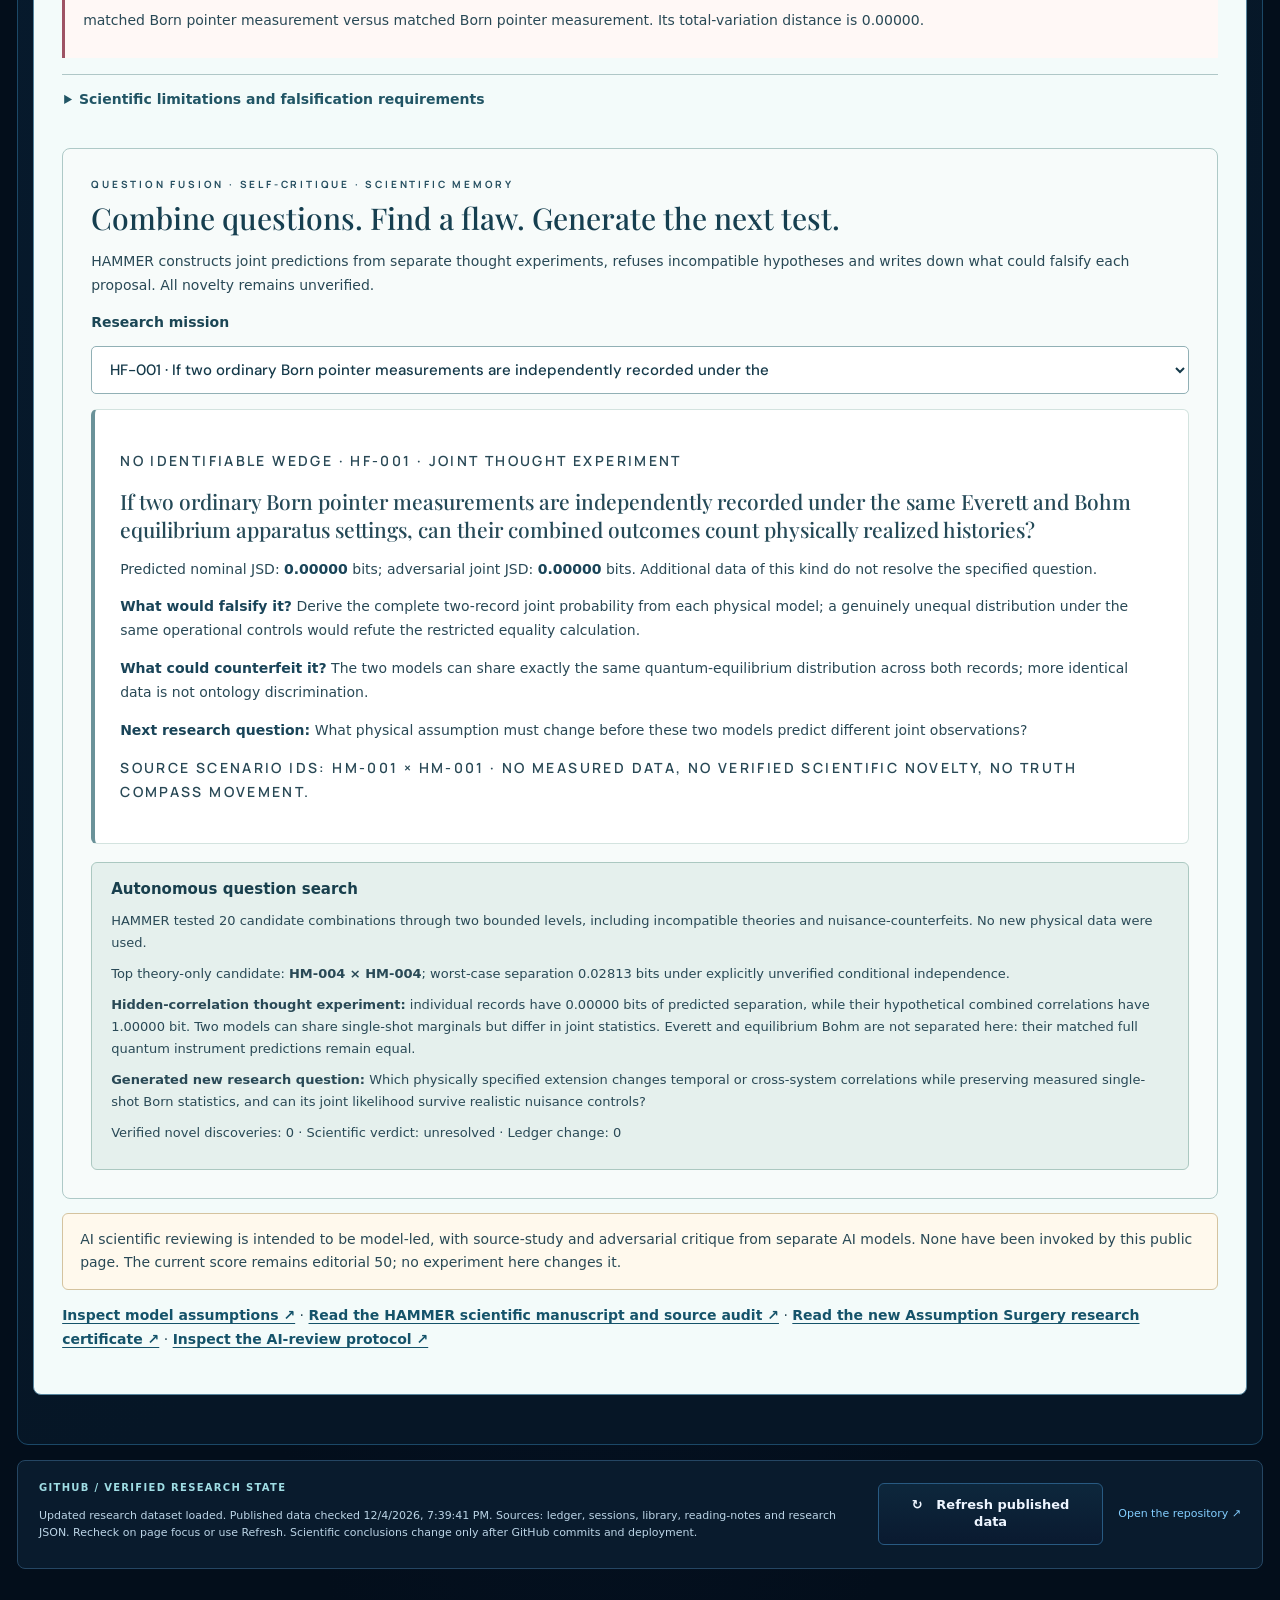
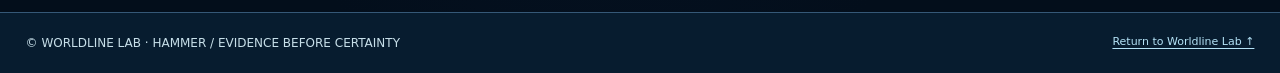
<file: hammer.html>
<!doctype html>
<html lang="en">
<head>
<meta charset="utf-8"><meta name="viewport" content="width=device-width,initial-scale=1">
<meta name="theme-color" content="#071422">
<meta name="description" content="HAMMER, Worldline Lab's scientific research forge: live GitHub-backed evidence, physical models, falsifiable experiments, and the editorial Truth Compass.">
<title>HAMMER — Worldline Lab Scientific Research Forge</title>
<link rel="icon" href="assets/mark.svg" type="image/svg+xml">
<link rel="stylesheet" href="assets/site.css">
<link rel="stylesheet" href="assets/readability.css">
<link rel="stylesheet" href="assets/hammer-page.css">
<link rel="stylesheet" href="assets/hammer-cinematic.css">
<link rel="stylesheet" href="assets/unified-site.css">
</head>
<body class="hp-body hc-body">
<a class="hp-skip" href="#hp-main">Skip to HAMMER research</a>
<header class="hc-header wl-header"><div class="wl-header-inner">
<a class="wl-brand" href="index.html#home" aria-label="Worldline Lab home"><span class="wl-galaxy" aria-hidden="true">✺</span><span>WORLDLINE LAB<small>EXPLORING REALITY · TESTING THEORIES</small></span></a>
<nav class="wl-nav" aria-label="Primary navigation">
<a href="index.html#home">Home</a>
<a href="index.html#disciplines">Research Labs</a>
<a href="hammer.html" aria-current="page" class="wl-hammer-nav">⚒ HAMMER</a>
<a href="index.html#dashboard">Truth Compass</a>
<a href="index.html#ledger">Evidence Ledger</a>
<a href="index.html#journal">Journal</a>
<a href="index.html#atlas">Origins Atlas</a>
<a href="index.html#library">Resources</a>
<a href="index.html#sessions">Sessions</a>
</nav><a class="wl-header-github" href="https://github.com/nikahanghojjati-oss/worldline-lab" target="_blank" rel="noopener noreferrer" aria-label="Source code on GitHub">SOURCE ↗</a>
</div></header>
<main id="hp-main" class="hc-layout">
 <section class="hc-top hc-wrap" aria-labelledby="hp-heading">
  <div class="hc-introduction">
   <div class="hc-eyebrow"><span class="hc-spark" aria-hidden="true"></span> HAMMER / AGI-INSPIRED SCIENTIFIC RESEARCH</div>
   <h1 id="hp-heading">HAMMER</h1>
   <p class="hc-acronym">Hypothesis Adversarial Mapping,<br>Measurement &amp; Evidence Refinement</p>
   <p class="hc-lead">Study deeper. Challenge harder.<br><strong>Find what nature actually permits.</strong></p>
   <p class="hc-description">An inventive research engine that studies source theories, combines questions, constructs falsifiable experiments and attacks its own explanations. Its ultimate purpose is to move the Truth Compass through <em>measured evidence</em>—never through a convenient assumption.</p>
   <div class="hc-actions">
    <a class="hc-button hc-button-main" href="#hp-workbench"><span aria-hidden="true">▶</span> Launch HAMMER <span aria-hidden="true">→</span></a>
    <a class="hc-button hc-button-outline" href="#hp-method-title">How HAMMER works</a>
   </div>
   <p class="hc-caveat">RESEARCH FIRST · AI-INSPIRED, NOT AUTONOMOUS AGI · PUBLIC SOURCE TRAIL</p>
  </div>
  <div class="hc-art-area">
   <div class="hc-starfield" aria-hidden="true"></div>
   <figure class="hc-hero-picture hp-visual">
    <img src="assets/hammer-art.svg" alt="A glowing metallic hammer suspended above luminous scientific probability rings against a deep blue stellar background" width="1080" height="760" fetchpriority="high">
    <figcaption>Original symbolic illustration, not a photograph of scientific evidence</figcaption>
   </figure>
   <div class="hc-research-abilities" aria-label="The capabilities of HAMMER">
    <div><span class="hc-ability-icon hc-purple" aria-hidden="true">✺</span><span>Deep scientific<br>understanding</span></div>
    <div><span class="hc-ability-icon hc-yellow" aria-hidden="true">✧</span><span>Generate and<br>combine hypotheses</span></div>
    <div><span class="hc-ability-icon hc-teal" aria-hidden="true">⚗</span><span>Design experiments<br>and test assumptions</span></div>
    <div><span class="hc-ability-icon hc-red" aria-hidden="true">⌁</span><span>Critique and<br>falsify models</span></div>
    <div><span class="hc-ability-icon hc-blue" aria-hidden="true">↻</span><span>Learn and<br>refine methods</span></div>
    <div><span class="hc-ability-icon hc-gold" aria-hidden="true">◎</span><span>Move the Ledger<br>with evidence</span></div>
   </div>
  </div>
  <aside class="hc-compass-card" aria-labelledby="hp-compass-title">
   <div class="hc-compass-head"><span>TRUTH COMPASS</span><span class="hc-info" title="This is an editorial index, not a probability." aria-label="Editorial score, not a physical probability">ⓘ</span></div>
   <h2 id="hp-compass-title" class="hc-visually-hidden">What does the evidence say about one or many realized histories?</h2>
   <div class="hc-gauge hp-dial" id="hp-compass-graphic" role="img" aria-label="Waiting for canonical editorial Truth Compass score">
    <div class="hc-gauge-semicircle"><div class="hc-gauge-rings"></div><span class="hp-dial-needle" id="hp-dial-needle" aria-hidden="true"></span></div>
    <div class="hc-gauge-score"><strong id="hp-score">—</strong><span>/ 100</span></div>
    <div class="hc-gauge-directions"><span>ONE HISTORY</span><span>MANY HISTORIES</span></div>
   </div>
   <div class="hc-verdict-tag" id="hp-central-status">Loading the evidence-based verdict…</div>
   <p class="hc-compass-explainer hp-muted">Editorial reference, <strong>not a measured probability</strong>. A central move requires real results distinguishing physically specified rival histories.</p>
   <a class="hc-compass-link" href="index.html#ledger">View the full Evidence Ledger <span aria-hidden="true">↗</span></a>
  </aside>
 </section>

 <section class="hc-stats hc-wrap" aria-label="Committed Worldline Lab research metrics">
  <div class="hc-stat"><span class="hc-stat-icon hc-purple" aria-hidden="true">⚒</span><div><strong id="hp-findings">—</strong><small>Ledger findings</small><span class="hc-stat-detail">Source-audited claims</span></div></div>
  <div class="hc-stat"><span class="hc-stat-icon hc-teal" aria-hidden="true">↗</span><div><strong id="hp-movement-count">—</strong><small>Scientific movements</small><span class="hc-stat-detail">Model-scoped decisions</span></div></div>
  <div class="hc-stat"><span class="hc-stat-icon hc-blue" aria-hidden="true">▤</span><div><strong id="hp-sources">—</strong><small>Indexed papers</small><span class="hc-stat-detail"><span id="hp-studies">—</span> original texts fully studied</span></div></div>
  <div class="hc-stat"><span class="hc-stat-icon hc-purple" aria-hidden="true">▧</span><div><strong id="hp-notes">—</strong><small>Research notes</small><span class="hc-stat-detail">Honest reading depth</span></div></div>
  <div class="hc-stat"><span class="hc-stat-icon hc-teal" aria-hidden="true">⚗</span><div><strong id="hp-labs">—</strong><small>Research labs</small><span class="hc-stat-detail">Nine discipline pathways</span></div></div>
  <div class="hc-stat"><span class="hc-stat-icon hc-blue" aria-hidden="true">▣</span><div><strong id="hp-round">—</strong><small>Latest checkpoint</small><span class="hc-stat-detail">Committed, not simulated</span></div></div>
 </section>

 <div class="hc-wrap hc-dash-grid">
  <section class="hc-panel hc-movements" id="hp-movements" aria-labelledby="hp-moves-title">
   <div class="hc-panel-head"><h2 id="hp-moves-title">Latest Scientific Movements</h2><a href="index.html#ledger">View all <span aria-hidden="true">→</span></a></div>
   <p class="hc-panel-subtitle">Research findings that alter a <em>specified testable claim</em>. A model-specific movement is not automatically a central-Compass shift.</p>
   <div id="hp-movement-feed" class="hp-movement-feed" aria-live="polite"><p class="hp-loading">Reading the published Evidence Ledger…</p></div>
   <button id="hp-movements-more" class="hc-more" type="button" aria-expanded="false" aria-controls="hp-movement-feed">Show older movements <span aria-hidden="true">↓</span></button>
  </section>
  <section class="hc-panel hc-flow-panel" aria-labelledby="hp-method-title">
   <div class="hc-panel-head"><h2 id="hp-method-title">HAMMER Research Flow</h2><a href="#hp-workbench">Open lab <span aria-hidden="true">→</span></a></div>
   <ol class="hc-flow">
    <li><span class="hc-flow-circle hc-purple" aria-hidden="true">✺</span><strong>1. Understand</strong><small>Read original science<br>and its assumptions</small></li>
    <li><span class="hc-flow-circle hc-yellow" aria-hidden="true">✧</span><strong>2. Generate</strong><small>Invent novel,<br>testable hypotheses</small></li>
    <li><span class="hc-flow-circle hc-teal" aria-hidden="true">⚗</span><strong>3. Experiment</strong><small>Derive and design<br>feasible tests</small></li>
    <li><span class="hc-flow-circle hc-red" aria-hidden="true">↗</span><strong>4. Critique</strong><small>Search for stronger<br>counterexamples</small></li>
    <li><span class="hc-flow-circle hc-blue" aria-hidden="true">≋</span><strong>5. Learn</strong><small>Reproduce results<br>and record failures</small></li>
    <li><span class="hc-flow-circle hc-gold" aria-hidden="true">◎</span><strong>6. Decide</strong><small>Change a claim only<br>when evidence warrants</small></li>
   </ol>
   <div class="hc-current-focus">
    <span class="hc-focus-label">◎ &nbsp; CURRENT RESEARCH FOCUS</span>
    <h3>Distinguishing physical histories with testable predictions</h3>
    <p>Searching for physically feasible experiments where genuinely competing one-history and many-history models predict different observable records. No decisive detector or measurement is claimed yet.</p>
    <a href="https://github.com/nikahanghojjati-oss/worldline-lab/blob/main/research/hammer-observed-evidence-S003-R008.md" target="_blank" rel="noopener noreferrer">Read the latest experimental study ↗</a>
   </div>
   <details class="hp-requirements hc-standards">
    <summary>What would justify a central Truth Compass change? Predict different records →</summary>
    <ol>
     <li><strong>Specify both ontologies</strong> with physical dynamics and compatible instruments.</li>
     <li><strong>Predict different records</strong> using source-derived likelihoods, not imagined parameters.</li>
     <li><strong>Test the world</strong> using measured, calibrated data and alternative explanations.</li>
     <li><strong>Reproduce and critique</strong> source code and real AI model reviews when actually run.</li>
     <li><strong>Publish the change</strong> with explicit provenance and reasons it could reverse.</li>
    </ol>
   </details>
  </section>
 </div>

 <section class="hc-wrap hc-panel hc-research-panel" id="hp-research" aria-labelledby="hp-research-title">
  <div class="hc-panel-head"><h2 id="hp-research-title">Recent HAMMER Research</h2><a href="index.html#sessions">View all research <span aria-hidden="true">→</span></a></div>
  <p class="hc-panel-subtitle">Real GitHub checkpoints, with original-source research notes and limitations. These are completed and documented analysis rounds, not autonomous background runs.</p>
  <div id="hp-round-feed" class="hp-round-feed" aria-live="polite"><p class="hp-loading">Reading the versioned research history…</p></div>
  <button id="hp-rounds-more" class="hc-more" type="button" aria-expanded="false" aria-controls="hp-round-feed">Show additional research rounds <span aria-hidden="true">↓</span></button>
 </section>

 <section class="hc-wrap hc-panel gl-launch" id="hp-glass-dialogue" aria-labelledby="hp-glass-title">
  <div class="hc-panel-head"><h2 id="hp-glass-title">Breaking the Glass · Big R &amp; JE</h2><a href="glass.html">Read the research dialogue <span aria-hidden="true">→</span></a></div>
  <p class="hc-panel-subtitle">A clear account of what our two leads actually agreed: one versus many physically realized histories, the 2026 collider challenge, the two-gate experimental strategy, and a separate GLASS research-completion concept. No new observation or compass movement is claimed.</p>
  <p><a href="glass.html" aria-label="Read Breaking the Glass: a Big R and JE scientific dialogue">Explore the conversation, calculations, challenges and next test ↗</a></p>
 </section>

 <section class="hc-wrap hc-panel hc-workbench" id="hp-workbench" aria-labelledby="hp-workbench-title">
  <div class="hc-panel-head"><div><span class="hc-section-kicker">RESEARCH FORGE / INTERACTIVE, THEORY-ONLY EXPERIMENTS</span><h2 id="hp-workbench-title">Put a hypothesis under the HAMMER.</h2></div><a href="https://github.com/nikahanghojjati-oss/worldline-lab/blob/main/HAMMER.md" target="_blank" rel="noopener noreferrer">Method &amp; assumptions ↗</a></div>
  <p class="hc-panel-subtitle">Interact with a bounded adversarial theory workbench. Synthetic likelihoods and proposed interventions are explicitly hypothetical, not observed physical discoveries or expert AI review runs.</p>
  <div id="hammer-forge" class="hammer-forge"><p>Loading source-controlled HAMMER research instruments…</p></div>
 </section>

 <section class="hc-wrap hc-provenance" aria-label="Source transparency and refresh">
  <div><span class="hc-section-kicker">GITHUB / VERIFIED RESEARCH STATE</span><p id="hp-freshness" role="status" aria-live="polite">Checking the current source-controlled research data…</p></div>
  <button type="button" id="hp-refresh" class="hc-button hc-button-outline">↻ &nbsp; Refresh published data</button>
  <a href="https://github.com/nikahanghojjati-oss/worldline-lab" target="_blank" rel="noopener noreferrer">Open the repository ↗</a>
 </section>
</main>
<footer class="hc-footer"><span>© WORLDLINE LAB · HAMMER / EVIDENCE BEFORE CERTAINTY</span><a href="index.html#home">Return to Worldline Lab ↑</a></footer>
<script defer src="assets/hammer-core.js"></script>
<script defer src="assets/hammer-discovery.js"></script>
<script defer src="assets/hammer-ui.js"></script>
<script defer src="assets/hammer-page.js"></script>
</body></html>
</file>
<file: assets/site.css>
@import url('https://fonts.googleapis.com/css2?family=DM+Sans:wght@400;500;600;700&family=Manrope:wght@400;500;600;700;800&family=Playfair+Display:wght@400;500;600;700&display=swap');
:root{--ink:#153044;--slate:#526674;--muted:#71828d;--line:#d5dde0;--cream:#f7f7f3;--white:#fff;--deep:#08293c;--blue:#2c6d91;--mint:#6cab9f;--pink:#d194a6;--gold:#bca078;--serif:'Playfair Display',Georgia,serif;--sans:'DM Sans',Arial,sans;--shadow:0 20px 75px rgba(20,44,61,.09);color-scheme:light}
*{box-sizing:border-box}html{scroll-behavior:smooth}body{margin:0;color:var(--ink);font:15px/1.65 var(--sans);background:radial-gradient(circle at 13% 8%,rgba(119,185,179,.11),transparent 33%),radial-gradient(circle at 88% 17%,rgba(210,155,172,.10),transparent 30%),linear-gradient(140deg,#f8f9f7,#f2f5f4 48%,#f7f6f3);min-height:100vh}a{color:inherit;text-decoration:none}button,input,select{font:inherit}button{cursor:pointer}button:focus-visible,a:focus-visible,input:focus-visible,select:focus-visible{outline:3px solid #359caa;outline-offset:3px}::selection{background:#d0eae5} .skip{position:absolute;top:-60px;left:20px;background:white;padding:8px;z-index:100}.skip:focus{top:8px}
.site-header{position:sticky;top:0;z-index:50;background:rgba(249,250,248,.94);backdrop-filter:blur(18px);border-bottom:1px solid rgba(104,131,142,.21)}.header-inner{max-width:1440px;margin:auto;padding:16px 38px;display:flex;align-items:center;justify-content:space-between;gap:20px}.brand{display:flex;align-items:center;gap:12px;font:700 15px/1.2 'Manrope',sans-serif;letter-spacing:.19em}.brand small{display:block;margin-top:5px;font:500 9px var(--sans);letter-spacing:.22em;color:var(--muted)}.logo{width:43px;height:43px;border:1px solid #8dabac;border-radius:50%;display:grid;place-items:center;background:radial-gradient(circle,#e0eeeb,#f9faf7);box-shadow:inset 0 0 0 4px #fff}.logo svg{width:25px;height:25px}.nav{display:flex;gap:4px;flex-wrap:wrap}.nav a{padding:10px 13px;border-radius:100px;color:#526b79;font:600 11px 'Manrope',sans-serif;letter-spacing:.055em;transition:.2s}.nav a:hover,.nav a[aria-current=page]{background:#e1eceb;color:#0d4b5a}.edition{font:700 10px 'Manrope';letter-spacing:.16em;color:#658183;white-space:nowrap}.edition:before{content:'●';color:#71ad9d;padding-right:7px}.shell{max-width:1440px;margin:0 auto;padding:30px 38px 80px}.page{display:none;animation:reveal .38s ease both}.page.active{display:block}@keyframes reveal{from{opacity:0;transform:translateY(10px)}to{opacity:1;transform:none}}
.kicker{font:700 10px 'Manrope',sans-serif;letter-spacing:.28em;color:#498b8b;text-transform:uppercase}.eyebrow-line{display:flex;align-items:center;gap:15px}.eyebrow-line:after{content:'';height:1px;background:#bed2d2;flex:1}.display{font:500 clamp(40px,5.8vw,88px)/1.09 var(--serif);letter-spacing:-.045em;margin:18px 0}.display em,.page-title em{color:#55978e;font-style:italic}.page-title{font:500 clamp(36px,4.4vw,66px)/1.12 var(--serif);letter-spacing:-.04em;margin:15px 0 19px}.dek{color:#536b77;font-size:17px;max-width:690px;line-height:1.8}.micro{font:600 10px 'Manrope';letter-spacing:.17em;color:#6b818d;text-transform:uppercase}.caption{font:500 12px/1.6 var(--sans);color:var(--muted)}.soft{color:#6b8290}.hero{display:grid;grid-template-columns:1.03fr .97fr;min-height:575px;gap:45px;align-items:center;padding:23px 0 46px}.hero-copy{padding:0 0 20px 20px}.hero-copy .dek{max-width:540px}.hero-copy .display{max-width:700px}.actions{display:flex;flex-wrap:wrap;gap:11px;margin-top:30px}.btn{display:inline-flex;align-items:center;justify-content:center;gap:12px;border-radius:5px;padding:13px 20px;border:1px solid #bdd0ce;font:700 11px 'Manrope';letter-spacing:.12em;text-transform:uppercase;background:transparent;color:#1c5660;min-height:46px}.btn.primary{color:white;background:var(--deep);border-color:var(--deep)}.btn:hover{transform:translateY(-2px);box-shadow:0 8px 24px rgba(21,48,68,.13)}.btn:active{transform:translateY(0)}
.compass-stage{position:relative;min-height:515px;display:flex;align-items:center;justify-content:center;border-radius:14px;isolation:isolate;overflow:hidden;background:radial-gradient(ellipse at 30% 20%,rgba(255,255,255,.94),transparent 44%),radial-gradient(ellipse at 75% 75%,rgba(94,163,155,.2),transparent 50%),linear-gradient(155deg,#e9f1ee 0%,#e5ebeb 50%,#f4e7e7 100%);border:1px solid #d4dfdc;box-shadow:inset 0 0 80px rgba(255,255,255,.6),0 34px 80px rgba(35,71,86,.1)}.compass-stage:before{content:'';position:absolute;inset:0;opacity:.34;background-image:repeating-linear-gradient(138deg,transparent 0 62px,rgba(255,255,255,.4) 63px,transparent 65px),repeating-linear-gradient(43deg,transparent 0 90px,rgba(104,132,133,.13) 91px,transparent 93px);pointer-events:none}.compass-stage:after{content:'WORLDLINE LAB    /    EXPLORATORY INSTRUMENT';position:absolute;left:22px;bottom:18px;color:#6f898e;letter-spacing:.2em;font:600 9px 'Manrope';z-index:1}.stage-top{position:absolute;left:22px;top:19px;font:700 10px 'Manrope';letter-spacing:.17em;color:#6d858b}.stage-top span{color:#9b6680}
.compass-wrap{width:min(425px,88%);aspect-ratio:1;position:relative;display:grid;place-items:center;filter:drop-shadow(0 14px 14px rgba(25,59,74,.16));transition:transform .5s}.compass-wrap:hover{transform:scale(1.018)}.outer-rim{position:absolute;inset:0;border-radius:50%;background:conic-gradient(from -20deg,#b58e71,#fdf5df 7%,#6e8e96 19%,#e1c4a0 30%,#679b96 47%,#e6dac0 64%,#99b0b0 79%,#c2a07d 93%,#b58e71);border:3px solid #ad9a81;box-shadow:inset 0 0 0 6px rgba(246,247,242,.65),inset 0 0 0 10px #819b9f}.dial{position:absolute;inset:20px;border:1px solid rgba(112,142,150,.6);border-radius:50%;background:radial-gradient(circle at 35% 24%,rgba(255,255,255,.9),transparent 44%),radial-gradient(circle,#f6f9f6 0%,#e4ecea 59%,#cbdedb 100%);box-shadow:inset 0 0 0 2px #fbfdf9,inset 0 0 35px rgba(48,89,103,.12);display:grid;place-items:center}.dial:before{content:'';position:absolute;inset:11px;border:1px dashed #9aada9;border-radius:50%;opacity:.9}.dial:after{content:'';position:absolute;inset:30px;border:1px solid rgba(114,153,154,.25);border-radius:50%}.ticks{position:absolute;inset:0;width:100%;height:100%;pointer-events:none}.needle{position:absolute;inset:30px;display:grid;place-items:center;transform:rotate(12.96deg);transition:transform 1s cubic-bezier(.2,.85,.21,1);pointer-events:none;z-index:3}.needle svg{position:absolute;top:6%;height:43%;width:35px;overflow:visible;filter:drop-shadow(0 5px 3px rgba(46,76,89,.23))}.needle-pin{position:absolute;width:18px;height:18px;border-radius:50%;background:radial-gradient(circle,#f8f7e9 0 17%,#c3a577 25%,#6d918f 75%);border:2px solid #d0be9e;z-index:4;top:calc(50% - 9px);left:calc(50% - 9px);box-shadow:0 2px 6px #6d817b}.compass-center{position:absolute;text-align:center;z-index:2;top:58%;width:73%;background:rgba(245,250,246,.78);padding:5px;border-radius:12px;backdrop-filter:blur(5px)}.compass-center strong{font:600 42px/.95 var(--serif);color:#204a56}.compass-center small{display:block;color:#68848c;font:700 9px/1.8 'Manrope';letter-spacing:.16em}.dial-label{position:absolute;z-index:2;font:700 9px 'Manrope';letter-spacing:.16em;color:#5f7a80}.north{top:8%}.west{left:5%;top:48%;color:#537b98}.east{right:5%;top:48%;color:#986879}.south{bottom:8%;color:#8e9c9c}.compass-footnote{position:absolute;right:18px;bottom:17px;font:500 9px 'Manrope';color:#778b8a;letter-spacing:.05em}
.hero-trio{display:grid;grid-template-columns:repeat(3,1fr);gap:1px;border:1px solid #d5dfdd;background:#d5dfdd;margin-top:-5px}.stat-card{background:#f8faf8;padding:25px 27px}.stat-card .huge{font:500 clamp(27px,3vw,47px)/1.1 var(--serif);letter-spacing:-.04em;margin:12px 0}.stat-card .detail{color:#657b81;font-size:12px}.section-heading{display:flex;justify-content:space-between;align-items:end;gap:20px;margin:64px 0 21px;border-bottom:1px solid #cbd8d6;padding-bottom:15px}.section-heading h2{font:500 clamp(27px,3vw,39px) var(--serif);letter-spacing:-.035em;margin:0}.section-heading p{color:#687f87;font-size:12px;margin:0;max-width:450px}.tiles{display:grid;grid-template-columns:repeat(3,minmax(0,1fr));gap:17px}.tile{min-height:230px;position:relative;overflow:hidden;background:#fff;border:1px solid #d7e0de;padding:27px 25px 22px;box-shadow:0 10px 34px rgba(26,65,71,.035);transition:transform .3s,box-shadow .3s,border-color .3s}.tile:hover{transform:translateY(-6px);box-shadow:var(--shadow);border-color:#9cbeb8}.tile .tile-index{font:700 10px 'Manrope';letter-spacing:.2em;color:#669994}.tile .tile-symbol{position:absolute;top:17px;right:20px;font:500 75px/.9 var(--serif);opacity:.15}.tile h3{font:500 29px/1.15 var(--serif);margin:35px 0 10px;letter-spacing:-.025em}.tile p{font-size:13px;color:#6e808a;max-width:270px;margin:0 0 22px}.tile .arrow{position:absolute;right:23px;bottom:22px;font-size:21px;color:#447989}.tile:nth-child(4n+1){background:linear-gradient(145deg,#fdfefe,#e9f3f1)}.tile:nth-child(4n+2){background:linear-gradient(145deg,#fff,#edf1f6)}.tile:nth-child(4n+3){background:linear-gradient(145deg,#fff,#f8eeee)}.tile:nth-child(4n+4){background:linear-gradient(145deg,#fff,#f2f4ed)}
.featured{display:grid;grid-template-columns:1fr .8fr;gap:30px;padding:37px 42px;background:linear-gradient(120deg,#183f50,#123244);color:#f6f8f4;border-radius:6px;position:relative;overflow:hidden}.featured:after{content:'✧';font:270px var(--serif);position:absolute;right:-9px;bottom:-110px;color:rgba(170,220,210,.09)}.featured .kicker{color:#aedcd0}.featured h2{font:500 35px/1.25 var(--serif);letter-spacing:-.03em;margin:15px 0}.featured p{color:#c8d9df}.featured .btn{color:#d5f4ec;border-color:#679395}.featured-side{align-self:end;border-left:1px solid #56808b;padding-left:27px}
.page-head{padding:44px 5px 32px;border-bottom:1px solid #c9d9d6;margin-bottom:33px}.page-head .dek{margin:0}.layout-two{display:grid;grid-template-columns:1.05fr .95fr;gap:28px}.panel{background:rgba(255,255,255,.84);border:1px solid #d4dfdd;padding:29px 30px;box-shadow:0 12px 44px rgba(33,68,79,.04);border-radius:5px}.panel h2{font:500 28px var(--serif);margin:4px 0 13px}.panel h3{font:500 21px var(--serif);margin:7px 0}.panel p{color:#5d737e}.pill{display:inline-block;background:#eaf0ed;color:#487471;font:700 10px 'Manrope';letter-spacing:.07em;border:1px solid #c6dcd5;border-radius:100px;padding:5px 10px}.pill.pink{background:#f6e9ee;color:#986b7c;border-color:#e9cbd5}.pill.blue{background:#eaf0f6;color:#567e9c;border-color:#cbdde9}.pill.gray{background:#eff2f2;color:#6d7b82;border-color:#d6dfe2}.notice{border-left:3px solid #8fbbae;background:#ecf4f0;padding:16px 20px;color:#3e6971;font-size:13px;line-height:1.7;margin:23px 0}.notice.warning{border-color:#d5a0a9;background:#faf0f0;color:#865e6b}.compass-mini{width:min(100%,320px);margin:auto}.compass-mini .compass-stage{min-height:335px}.compass-mini .compass-wrap{width:294px}.compass-mini .stage-top,.compass-mini .compass-stage:after{font-size:7px}.compass-mini .dial{inset:15px}.compass-mini .dial-label{font-size:7px}.compass-mini .compass-center strong{font-size:30px}.compass-mini .compass-center small{font-size:7px}
.metric-row{display:grid;grid-template-columns:repeat(2,1fr);gap:14px}.metric{border:1px solid #d5e2df;background:#f9fbf9;padding:17px}.metric strong{display:block;font:500 28px var(--serif);margin-top:8px}.metric span{font:700 9px 'Manrope';letter-spacing:.17em;color:#6f8588;text-transform:uppercase}.bar{height:7px;background:#dce7e5;border-radius:100px;overflow:hidden}.bar b{display:block;background:linear-gradient(90deg,#83b5a1,#477e91);height:100%;border-radius:100px}.steps{display:grid;gap:12px}.step{padding:16px 18px;border:1px solid #dce5e3;background:#fbfcfa;display:flex;gap:15px;align-items:center}.step .step-n{font:600 21px var(--serif);color:#4b8590;min-width:38px}.step h3{margin:0 0 4px;font:600 14px var(--sans)}.step p{margin:0;font-size:12px}.status-tag{margin-left:auto;flex-shrink:0;font:700 10px 'Manrope';color:#73918c}
.controls{display:flex;gap:10px;flex-wrap:wrap;margin:0 0 22px}.control{border:1px solid #cbdcda;background:#fff;color:#4d6b78;padding:9px 12px;border-radius:5px;font-size:12px}.control.active{background:#183f50;color:white;border-color:#183f50}.search-input{padding:11px 14px;border:1px solid #cbdcda;background:white;min-width:min(320px,100%);border-radius:5px;color:#143345}.ledger-list{display:grid;gap:13px}.evidence-card{background:#fff;border:1px solid #d7e1df;padding:22px 23px;display:grid;grid-template-columns:145px 1fr auto;gap:25px;align-items:start}.evidence-meta{border-right:1px solid #e1e9e6;padding-right:10px}.evidence-meta .id{font:700 12px 'Manrope';color:#427788}.evidence-meta .date{font-size:11px;color:#839499;margin-top:10px}.evidence-card h3{font:500 24px/1.25 var(--serif);margin:2px 0 11px}.evidence-card p{font-size:13px;line-height:1.65;color:#5a707b;margin:8px 0}.evidence-card .sourcelink{color:#357c86;font:700 11px 'Manrope';text-decoration:underline;text-underline-offset:4px}.evidence-card .pill{white-space:nowrap}
.magazine{display:grid;grid-template-columns:minmax(0,1.6fr) minmax(260px,.65fr);gap:44px}.article{padding:45px 52px;background:#fff;border:1px solid #dde6e1}.article h2{font:500 clamp(30px,3.3vw,50px)/1.22 var(--serif);margin:15px 0 25px}.article p{font:16px/1.95 Georgia,serif;color:#384f5e}.article .intro{font:19px/1.7 var(--serif);color:#3b6572}.article h3{font:500 25px var(--serif);margin:42px 0 12px}.article .dropcap:first-letter{float:left;font:77px/.75 var(--serif);color:#7cb0a3;margin:8px 11px 0 0}.aside-note{position:sticky;top:100px;height:max-content}.aside-note blockquote{font:italic 25px/1.55 var(--serif);color:#527f87;padding:10px 0;margin:5px 0 22px;border-bottom:1px solid #d3dfdc}
.discipline-grid{display:grid;grid-template-columns:repeat(3,minmax(0,1fr));gap:15px}.discipline{border:1px solid #d7e1de;background:rgba(255,255,255,.75);padding:25px;min-height:230px;position:relative}.discipline .symbol{font:36px var(--serif);color:#6ca29b}.discipline h3{font:500 25px var(--serif);margin:14px 0 5px}.discipline p{font-size:12px;margin:6px 0;color:#687f86}.discipline .tag{position:absolute;right:18px;top:19px;font:700 9px 'Manrope';letter-spacing:.11em;color:#83939a;text-transform:uppercase}
.atlas-layout{display:grid;grid-template-columns:1.15fr .85fr;gap:20px}.atlas-visual{height:470px;background:radial-gradient(circle at 40% 45%,#1b5468 0,#0c344a 65%,#09293d 100%);border:1px solid #244d5c;position:relative;overflow:hidden;border-radius:6px;color:white}.atlas-visual:before{content:'';position:absolute;inset:0;background:repeating-radial-gradient(ellipse at 46% 50%,transparent 0 45px,rgba(180,224,214,.12) 46px,transparent 47px),linear-gradient(90deg,transparent 49.85%,rgba(181,224,221,.2) 50%,transparent 50.15%);opacity:.6;pointer-events:none}.earth{position:absolute;width:300px;height:300px;border-radius:50%;left:calc(50% - 150px);top:80px;background:radial-gradient(circle at 25% 20%,rgba(130,219,217,.6),transparent 30%),radial-gradient(ellipse at 70% 65%,rgba(28,103,125,.55),transparent 35%),repeating-linear-gradient(110deg,transparent 0 19px,rgba(129,194,183,.08) 20px 21px),linear-gradient(135deg,#438e9a,#194b62 60%,#0b324a);border:1px solid #5b9fa5;box-shadow:inset -25px -22px 60px rgba(0,18,42,.58),0 0 55px rgba(88,190,185,.17)}.earth:after{content:'';position:absolute;inset:0;border-radius:50%;border:1px dashed rgba(211,234,220,.22);transform:scale(.8,1)}.map-dot{position:absolute;z-index:2;width:15px;height:15px;border:3px solid #f3c2cc;background:#386e77;border-radius:50%;box-shadow:0 0 0 5px rgba(219,157,175,.18)}.map-dot:hover,.map-dot:focus-visible{background:white;transform:scale(1.3)}.map-dot.dot-us{left:37%;top:40%}.map-dot.dot-europe{left:56%;top:37%}.atlas-key{position:absolute;left:20px;bottom:19px;font:600 10px 'Manrope';letter-spacing:.14em;color:#d4e5e5}.atlas-visual .atlas-title{position:absolute;top:18px;left:20px;color:#bedad8;letter-spacing:.17em;font:700 10px 'Manrope'}.solar{position:relative;height:190px;margin-top:15px;background:radial-gradient(circle at 50% 55%,rgba(88,150,162,.18),transparent 55%),#0d2d41;border:1px solid #305367;border-radius:5px;overflow:hidden}.solar .sun{position:absolute;width:40px;height:40px;background:radial-gradient(circle,#fff4d2,#e9b581,#ac776d);border-radius:50%;left:calc(50% - 20px);top:74px;box-shadow:0 0 42px #bfa579}.orbit{position:absolute;left:50%;top:50%;border:1px solid rgba(143,190,193,.35);border-radius:50%;transform:translate(-50%,-50%)}.orbit.o1{width:110px;height:70px}.orbit.o2{width:230px;height:125px}.orbit.o3{width:410px;height:170px}.planet{position:absolute;border-radius:50%;border:2px solid rgba(255,255,255,.45)}.planet.earth-p{width:19px;height:19px;background:#74b9c2;top:45px;left:65%}.planet.mars{width:12px;height:12px;background:#df9a8f;left:27%;top:74px}.planet.outer{width:17px;height:17px;background:#d5bd91;left:87%;top:88px}
.session-table{width:100%;border-collapse:collapse;font-size:13px}.session-table th{text-align:left;color:#708791;font:700 9px 'Manrope';letter-spacing:.18em;padding:14px 11px;border-bottom:1px solid #c8d7d6}.session-table td{padding:16px 11px;border-bottom:1px solid #e1e9e7;vertical-align:top}.session-table td:first-child{color:#41798a;font-weight:700}.bottom-note{border-top:1px solid #d6dfdf;color:#819397;font-size:12px;display:flex;gap:25px;justify-content:space-between;flex-wrap:wrap;padding-top:24px;margin-top:80px}.bottom-note a{color:#467f86}.print-label{font:700 9px 'Manrope';letter-spacing:.19em;color:#788f95}.empty{padding:35px;color:#65808a;border:1px dashed #c6dad5;background:#f7faf9}.source-note{color:#718790;font-size:11px}
@media(max-width:1100px){.edition{display:none}.header-inner{padding:14px 22px}.shell{padding:25px 22px 60px}.hero{gap:18px}.hero-copy{padding-left:5px}.hero .display{font-size:clamp(38px,5vw,70px)}.compass-stage{min-height:450px}.tiles{grid-template-columns:repeat(2,1fr)}}
@media(max-width:760px){.header-inner{display:block}.brand{margin-bottom:12px}.nav{gap:2px;flex-wrap:nowrap;overflow-x:auto;padding-bottom:3px}.nav a{padding:9px 10px;white-space:nowrap;font-size:10px}.hero{grid-template-columns:1fr;gap:12px;padding-top:15px}.hero-copy{padding:10px 3px}.hero .display{font-size:54px}.compass-stage{min-height:385px}.compass-wrap{width:min(335px,85%)}.hero-trio{grid-template-columns:1fr 1fr}.hero-trio .stat-card:last-child{grid-column:1/-1}.stat-card{padding:17px}.tiles,.discipline-grid,.layout-two,.atlas-layout,.magazine,.featured{grid-template-columns:1fr}.featured{padding:27px}.featured-side{border-left:0;border-top:1px solid #56808b;padding:20px 0 0}.article{padding:26px}.aside-note{position:static}.section-heading{margin-top:40px}.evidence-card{grid-template-columns:1fr;gap:10px}.evidence-meta{border-right:0;border-bottom:1px solid #e2e9e7;padding-bottom:10px}.evidence-meta .date{display:inline-block;margin:0 0 0 13px}.atlas-visual{height:360px}.earth{width:250px;height:250px;left:calc(50% - 125px);top:50px}.metric-row{grid-template-columns:1fr}}
@media(max-width:420px){.shell{padding:18px 14px 50px}.hero .display{font-size:43px}.compass-stage{min-height:340px}.compass-wrap{width:288px}.dial{inset:14px}.dial-label{font-size:7px}.stage-top{font-size:8px}.stat-card .huge{font-size:27px}.page-title{font-size:40px}.tiles{grid-template-columns:1fr}.tile{min-height:210px}.panel{padding:21px}}
@media(prefers-reduced-motion:reduce){*{scroll-behavior:auto!important;animation:none!important;transition:none!important}}


/* Editorial color accents · chapter 02 */
:root{--indigo:#465e90;--terracotta:#b76b72;--lilac:#8d82b2;--sea:#2f8995}
#page-home .hero-copy{position:relative}
#page-home .hero-copy:before{content:'';position:absolute;left:0;top:20px;height:70%;width:3px;background:linear-gradient(#86a9ce 0 31%,#71b7a4 31% 58%,#dea4b8 58% 82%,#bdab83 82%)}
#page-home .display em{background:linear-gradient(115deg,#52978d,#3279a3 54%,#ad769d);-webkit-background-clip:text;background-clip:text;color:transparent}
#page-home .hero-trio .stat-card:nth-child(1){border-top:4px solid #5798a6;background:#f0f8f8}
#page-home .hero-trio .stat-card:nth-child(2){border-top:4px solid #86b69c;background:#f3f9f4}
#page-home .hero-trio .stat-card:nth-child(3){border-top:4px solid #ce91b0;background:#fbf3f6}
#page-home .tile{border-top:4px solid #5e97a8;box-shadow:0 13px 37px rgba(37,74,88,.05)}
#page-home .tile:nth-child(2){border-top-color:#81b8a6}
#page-home .tile:nth-child(3){border-top-color:#c48da4}
#page-home .tile:nth-child(4){border-top-color:#8193c2}
#page-home .tile:nth-child(5){border-top-color:#baac86}
#page-home .tile:nth-child(6){border-top-color:#85a7b4}
#page-home .tile .tile-symbol{opacity:.21;color:#2a7492}
#page-home .tile:nth-child(3) .tile-symbol,#page-home .tile:nth-child(6) .tile-symbol{color:#b27a9c}
#page-home .tile:hover{border-color:#b7cfcd;transform:translateY(-5px)}
.research-dispatch{margin:68px 0 12px;border-radius:10px;padding:24px;border:1px solid #d4dcd9;background:linear-gradient(125deg,rgba(239,248,247,.94),rgba(255,251,249,.85) 55%,rgba(241,239,251,.82));box-shadow:0 16px 49px rgba(46,68,80,.06)}
.dispatch-head{display:flex;justify-content:space-between;align-items:center;gap:15px;border-bottom:1px solid #cfdbd9;padding:0 4px 20px;flex-wrap:wrap}
.dispatch-grid{display:grid;grid-template-columns:repeat(3,minmax(0,1fr));gap:15px;margin-top:17px}
.dispatch-card{display:flex;flex-direction:column;min-height:254px;padding:24px;border:1px solid #d5dfe1;border-radius:6px;background:rgba(255,255,255,.9);transition:transform .24s,box-shadow .24s}
.dispatch-card:hover{transform:translateY(-4px);box-shadow:0 19px 34px rgba(19,50,67,.09)}
.dispatch-card:nth-child(1){background:linear-gradient(135deg,#f6fbfc,#ebf3f7);border-top:3px solid #5e9bae}
.dispatch-card:nth-child(2){background:linear-gradient(135deg,#f4fbf8,#ebf4ef);border-top:3px solid #77ad97}
.dispatch-card:nth-child(3){background:linear-gradient(135deg,#fcf8fb,#f6edf5);border-top:3px solid #c59bb5}
.dispatch-no{color:#6c8994;font:700 10px 'Manrope',sans-serif;letter-spacing:.16em}
.dispatch-card h3{font:500 clamp(21px,2.1vw,29px)/1.24 var(--serif);margin:23px 0 12px;letter-spacing:-.02em}
.dispatch-card h3 em{color:#578c90}
.dispatch-card:nth-child(3) h3 em{color:#af7d9b}
.dispatch-card p{font-size:12px;line-height:1.7;color:#5e7480;margin:0 0 20px}
.dispatch-cta{font:700 10px 'Manrope',sans-serif;letter-spacing:.1em;color:#377c88;margin-top:auto}
@media(max-width:900px){.dispatch-grid{grid-template-columns:1fr}.dispatch-card{min-height:auto}.research-dispatch{padding:15px}}

/* Discipline syllabi and the public research program */
[hidden]{display:none!important}
.lab-tile-link{display:flex;flex-direction:column;color:inherit;transition:transform .2s ease,box-shadow .2s ease,border-color .2s ease;border-radius:7px;overflow:hidden}
.lab-tile-link:hover,.lab-tile-link:focus-visible{transform:translateY(-3px);border-color:#8baeb1;box-shadow:0 18px 40px rgba(18,55,70,.13)}
.discipline-reading{margin-top:auto;padding-top:16px;border-top:1px solid #d7e4e1;display:flex;justify-content:space-between;align-items:center;gap:10px;font:700 10px/1.5 'Manrope',sans-serif;color:#327a83;letter-spacing:.015em}
.research-program-wrap{margin-top:52px}.research-program{display:grid;grid-template-columns:repeat(2,minmax(0,1fr));gap:13px}
.research-stage{display:grid;grid-template-columns:48px 1fr;gap:17px;padding:24px;background:rgba(255,255,255,.84);border:1px solid #dae4e2;border-left:3px solid #6ea8a3;border-radius:5px}
.research-stage:nth-child(4n+2){border-left-color:#c990a7}.research-stage:nth-child(4n+3){border-left-color:#6996be}.research-stage:nth-child(4n){border-left-color:#c1a879}
.stage-index{font:600 27px var(--serif);color:#6c9997}.stage-status{text-transform:uppercase;font:700 10px 'Manrope',sans-serif;letter-spacing:.11em;color:#448582}
.research-stage h3{font:500 22px/1.3 var(--serif);margin:8px 0}.research-stage p{font-size:13px;color:#536d78;margin:8px 0}.stage-gate{border-top:1px solid #e2e9e7;margin-top:17px;padding-top:12px;font-size:12px;color:#536c74}
.lab-detail{animation:lab-in .25s ease}@keyframes lab-in{from{opacity:.3;transform:translateY(5px)}to{opacity:1;transform:none}}
.lab-back{display:inline-block;padding:9px 0;margin:0 0 18px;color:#266d83;font:700 12px 'Manrope',sans-serif;text-decoration:underline;text-underline-offset:5px}
.lab-hero{border:1px solid #7ea9b4;border-radius:8px;overflow:hidden;background:radial-gradient(circle at 80% 15%,rgba(221,158,180,.25),transparent 35%),linear-gradient(125deg,#092f45,#144d62 60%,#235e69);color:#f8fbf9;display:grid;grid-template-columns:1fr 240px;gap:35px;padding:clamp(26px,4vw,54px);box-shadow:0 22px 55px rgba(13,45,61,.17)}
.lab-hero .kicker{color:#c1e4dc}.lab-hero h2{font:500 clamp(33px,5vw,57px)/1.12 var(--serif);margin:13px 0 20px}.lab-hero p{color:#ddebea;font-size:14px;max-width:640px}.lab-question{border-left:2px solid #d8a5b7;padding-left:17px;margin-top:24px!important}.lab-stats{border-left:1px solid rgba(255,255,255,.26);padding-left:30px;display:flex;flex-direction:column;gap:7px;justify-content:center}.lab-stats strong{font:500 37px/1.15 var(--serif);margin-top:10px}.lab-stats span{font:700 10px/1.55 'Manrope',sans-serif;letter-spacing:.08em;color:#cde1df}.lab-stats .lab-summary-count{margin-top:18px;color:#f0c1d1}
.lab-guidance{margin:23px 0 21px;padding:18px 21px;background:#e9f2f0;border-left:3px solid #79a7a5;font-size:13px;color:#4a6874}.lab-search-label{font:700 11px 'Manrope',sans-serif;color:#456b78;display:block;margin-bottom:8px}.lab-search{display:block;width:min(520px,100%);padding:13px 15px;border:1px solid #cbdcda;background:#fff;border-radius:5px;margin:0 0 24px;color:#143345}
.lab-source-list{display:grid;gap:12px}.lab-source{background:#fff;border:1px solid #dbe5e3;display:grid;grid-template-columns:45px 1fr minmax(122px,190px);gap:20px;padding:23px;align-items:start;border-radius:5px}.lab-source-n{font:500 23px var(--serif);color:#86aaa7}.lab-source-meta{font:700 10px 'Manrope',sans-serif;letter-spacing:.08em;color:#7d9298;text-transform:uppercase}.lab-source h3{font:500 21px/1.35 var(--serif);margin:9px 0}.lab-source h3 a:hover{text-decoration:underline;text-underline-offset:4px}.lab-source p{margin:0;font-size:12px;color:#667d83}.lab-source-role{margin-top:12px;font-size:12px;color:#56727b}.lab-source-status{font:700 10px/1.45 'Manrope',sans-serif;padding:9px 10px;border:1px solid #d9e2e0;border-radius:99px;text-align:center;background:#f7f8f7;color:#738791}.lab-source-status.abstract{background:#edf2fa;border-color:#d7e2f3;color:#42719a}.lab-source-status.partial{background:#fff3e9;color:#9d713e;border-color:#efdac8}.lab-source-status.finished{background:#e7f4ee;color:#1e7859;border-color:#c2e8d1}
.lab-footer{display:flex;gap:24px;flex-wrap:wrap;margin:24px 0 45px;font:700 12px 'Manrope',sans-serif;color:#347f88}.lab-footer a{text-decoration:underline;text-underline-offset:5px}
@media(max-width:850px){.research-program{grid-template-columns:1fr}.lab-hero{grid-template-columns:1fr}.lab-stats{border-left:0;border-top:1px solid rgba(255,255,255,.26);padding-left:0;padding-top:20px;display:grid;grid-template-columns:1fr 1fr}.lab-stats .lab-summary-count{grid-column:1/-1}}
@media(max-width:600px){.lab-source{grid-template-columns:32px 1fr;gap:12px;padding:18px}.lab-source-status{grid-column:2;justify-self:start}.research-stage{grid-template-columns:38px 1fr;padding:18px}.discipline-reading{flex-wrap:wrap}}
</file>
<file: assets/sessions.css>
/* Session observatory | Worldline Lab, release 01 */
.session-hero{position:relative;overflow:hidden;display:grid;grid-template-columns:1.45fr .55fr;gap:26px;align-items:center;padding:37px 42px;margin:16px 0 23px;min-height:220px;color:#eaf4f2;background:radial-gradient(circle at 90% 10%,rgba(218,149,182,.26),transparent 36%),radial-gradient(circle at 25% 120%,rgba(122,204,192,.22),transparent 45%),linear-gradient(124deg,#10354a,#143d51 60%,#214b59);border:1px solid #426679;border-radius:13px;box-shadow:0 28px 67px rgba(19,55,69,.15)}
.session-hero:after{content:'01';position:absolute;right:30px;bottom:-73px;font:500 225px/.9 var(--serif);color:rgba(255,255,255,.055);pointer-events:none}
.session-hero h2{font:500 clamp(28px,3.8vw,49px)/1.15 var(--serif);margin:10px 0 12px;letter-spacing:-.02em}
.session-hero p{margin:0;color:#c4d8dc;max-width:625px;line-height:1.8}
.session-kicker{font:700 10px 'Manrope',sans-serif;letter-spacing:.21em;color:#a5d8cb;text-transform:uppercase}
.session-number{justify-self:end;position:relative;z-index:1;text-align:center;min-width:170px}
.session-number strong{display:block;font:500 75px/1 var(--serif);color:#eff8f4}
.session-number span{font:700 10px 'Manrope',sans-serif;letter-spacing:.15em;color:#bcdbd8}
.session-grid{display:grid;grid-template-columns:1.18fr .82fr;gap:19px;margin-top:21px}
.session-frame{border:1px solid #d0dcdb;background:rgba(255,255,255,.84);border-radius:9px;padding:28px 30px;box-shadow:0 8px 32px rgba(30,69,74,.045)}
.session-frame h2{font:500 29px/1.22 var(--serif);margin:6px 0 13px}
.session-frame h3{font:500 20px/1.25 var(--serif);margin:15px 0 9px}
.session-frame p{color:#607680;margin:9px 0}
.session-mini{font:700 10px 'Manrope',sans-serif;letter-spacing:.18em;text-transform:uppercase;color:#5d8f90}
.session-ink{color:#234a58!important}
.session-chips{display:flex;gap:9px;flex-wrap:wrap;margin:16px 0 6px}
.session-chip{font:700 10px 'Manrope',sans-serif;letter-spacing:.08em;padding:7px 12px;border:1px solid #c5dcd7;background:#edf7f4;color:#2d6d68;border-radius:100px}
.session-chip.rose{background:#f9edf2;border-color:#eccbd9;color:#995e75}
.session-chip.navy{background:#e8eff4;border-color:#c9dce6;color:#315b76}
.session-facts{display:grid;grid-template-columns:repeat(3,minmax(0,1fr));gap:10px;margin-top:19px}
.session-fact{border:1px solid #dce6e3;padding:13px;background:#f8fbfa;border-radius:6px;min-width:0}
.session-fact span{display:block;font:700 9px 'Manrope',sans-serif;letter-spacing:.09em;color:#70858c;text-transform:uppercase}
.session-fact strong{font:500 17px/1.3 var(--serif);display:block;margin-top:9px;color:#204b5d}
.session-timeline{list-style:none;margin:0;padding:0}
.session-timeline li{position:relative;padding:7px 0 14px 25px;border-left:1px solid #b9d6d0;margin-left:6px;color:#455d6b;font-size:13px}
.session-timeline li:before{content:'';position:absolute;left:-5px;top:14px;width:9px;height:9px;border-radius:50%;background:#69a99e;border:2px solid white}
.session-timeline li.pending:before{background:#daa3b9}
.session-timeline li:last-child{border-left-color:transparent}
.session-stage{font-size:10px;letter-spacing:.1em;color:#628887;text-transform:uppercase;display:block;font-weight:700;margin-bottom:3px}
.session-decision{padding:20px 22px;margin:17px 0;border:1px solid #b7d2d0;border-left:5px solid #6aa59c;background:linear-gradient(120deg,#f1f9f6,#f8fbfa);border-radius:5px}
.session-decision.caution{border-left-color:#d19bab;background:linear-gradient(120deg,#fcf1f4,#fcfbf8)}
.session-decision.switch{border-left-color:#3d8293;background:linear-gradient(120deg,#e9f3f7,#f7fafb)}
.session-decision strong{font:600 23px var(--serif);display:block;margin:3px 0 5px;color:#234957}
.session-decision p{font-size:13px;margin:0}
.session-readiness{display:grid;gap:10px;margin-top:17px}
.session-check{display:flex;align-items:flex-start;gap:11px;padding:10px 13px;border:1px solid #dbe7e4;border-radius:5px;color:#315663;background:#fbfdfc;font-size:13px;cursor:pointer}
.session-check:hover{border-color:#8dbdb6}
.session-check input{accent-color:#377f83;margin:4px 0 0;flex:none;width:17px;height:17px}
.session-form-label{font:700 10px 'Manrope',sans-serif;letter-spacing:.13em;text-transform:uppercase;color:#52717e;display:block;margin:17px 0 8px}
.session-select,.session-textarea{width:100%;border:1px solid #c5d8d5;background:#fbfdfb;color:#234653;border-radius:5px;padding:12px;line-height:1.55}
.session-textarea{min-height:95px;resize:vertical;font-size:13px}
.session-select:focus-visible,.session-textarea:focus-visible{outline:3px solid #72b2b4;outline-offset:2px}
.session-help{margin-top:10px!important;font-size:12px;color:#71878c!important}
.session-status-track{height:8px;background:#dfe9e7;border-radius:30px;overflow:hidden;margin:13px 0 2px}
.session-status-fill{height:100%;background:linear-gradient(90deg,#5ca99b,#478bb5);width:0;transition:width .3s}
.session-actions{display:flex;gap:9px;flex-wrap:wrap;margin:18px 0 6px}
.session-actions button,.session-actions a{border:1px solid #b4ccca;border-radius:5px;background:#f9fdfb;color:#26596a;font:700 10px 'Manrope',sans-serif;letter-spacing:.09em;text-transform:uppercase;padding:12px 13px;text-decoration:none}
.session-actions button.primary{background:#183e51;color:#fff;border-color:#183e51}
.session-actions button:hover,.session-actions a:hover{background:#e4f2ef}
.session-actions button.primary:hover{background:#21566c}
.session-history{display:grid;gap:11px}
.session-history-card{display:grid;grid-template-columns:130px 1fr auto;gap:23px;align-items:start;border:1px solid #d7e3e0;background:#fff;border-radius:6px;padding:19px 21px}
.session-history-card h3{margin:0 0 6px;font:500 21px var(--serif)}
.session-history-card p{margin:5px 0;font-size:13px}
.session-history-card .session-code{font:600 23px var(--serif);color:#417d88}
.session-history-card .session-date{display:block;font-size:11px;color:#718991;margin-top:3px}
.session-history-card .session-badge{display:inline-block;font-size:10px;color:#286b6b;background:#e3f4ef;padding:5px 9px;border-radius:99px}
.session-history-details summary{font:700 11px 'Manrope',sans-serif;color:#447f85;cursor:pointer;padding:4px 0}
.session-history-details ul{padding-left:18px;font-size:12px;color:#536f77}
.session-packet{white-space:pre-wrap;overflow-wrap:anywhere;max-height:365px;overflow-y:auto;padding:16px;border-radius:6px;border:1px solid #d7e3e1;background:#f4f8f7;color:#2a4d5e;font:12px/1.65 ui-monospace,SFMono-Regular,Consolas,monospace}
.session-alert{margin:19px 0 0;padding:15px 17px;font-size:12px;color:#56747a;background:#f8faf7;border:1px solid #dbe4dc}
.session-subsection{margin-top:45px}
.session-subsection>h2{font:500 31px var(--serif);margin:0 0 15px}
.session-feedback{min-height:1.5em;font-size:12px;color:#3f7e78;margin-top:8px}
@media(max-width:900px){.session-grid{grid-template-columns:1fr}.session-hero{grid-template-columns:1fr}.session-number{justify-self:start;text-align:left}.session-number strong{font-size:47px}.session-history-card{grid-template-columns:90px 1fr}.session-history-card .session-badge{grid-column:2;justify-self:start}}
@media(max-width:540px){.session-hero{padding:28px 24px}.session-frame{padding:22px 18px}.session-facts{grid-template-columns:1fr 1fr}.session-history-card{grid-template-columns:1fr;gap:8px}.session-history-card .session-badge{grid-column:1}.session-number strong{font-size:43px}}
</file>
<file: assets/session-control.css>
/* Worldline Lab — session transition dashboard */
.sc-dashboard{display:grid;grid-template-columns:1.1fr .9fr;gap:20px;margin:22px 0}
.sc-dashboard-panel{background:linear-gradient(135deg,#fff,#eff8f4 65%,#eef1f9)}
.sc-meter-row{display:flex;align-items:center;gap:25px;margin:23px 0}
.sc-meter{--sc-value:0%;flex:none;width:169px;height:169px;border-radius:50%;display:grid;place-items:center;background:conic-gradient(#64a99d 0 var(--sc-value),#dae9e5 var(--sc-value) 100%);box-shadow:0 12px 35px rgba(49,92,89,.12);position:relative}
.sc-meter:before{content:'';position:absolute;inset:11px;background:radial-gradient(circle at 25% 15%,#fff,#eef6f3);border-radius:50%;border:1px solid #bedbd4}
.sc-meter>div{position:relative;text-align:center}.sc-meter strong{font:500 39px/1 var(--serif);display:block;color:#235669}.sc-meter span{font:700 9px/1.5 'Manrope',sans-serif;letter-spacing:.09em;color:#65858b}
.sc-meter-text h3{font:700 16px 'Manrope',sans-serif;letter-spacing:.07em;color:#307f72;margin:0 0 10px}.sc-meter-text h3[data-stage="4"]{color:#235d7b}.sc-meter-text p{font-size:13px;line-height:1.8;color:#58717b}.sc-meter-note{font-size:11px!important;border-top:1px solid #d6e4df;padding-top:10px;color:#839298!important}
.sc-stages{display:grid;grid-template-columns:repeat(4,1fr);gap:4px;margin:21px 0}.sc-stages span{background:#e9f0ed;padding:12px 5px;text-align:center;font:700 9px 'Manrope';letter-spacing:.06em;color:#91a0a3;white-space:nowrap}.sc-stages span.active{background:#d3e9e2;color:#246b67}
.sc-gates{display:grid;gap:9px;margin:18px 0}.sc-gate{display:flex;gap:12px;border-radius:5px;border:1px solid #dbe6e2;padding:13px;background:#fafcfa}.sc-gate>span{font-size:20px;line-height:1.15;color:#afaca0}.sc-gate.ready>span{color:#469b83}.sc-gate strong{font-size:13px;color:#2f5364}.sc-gate p{font-size:11px;color:#7b8c92;margin:4px 0}
.sc-boundary{font-size:12px;line-height:1.8;color:#786e61;background:#faf7ef;border-left:3px solid #bcac84;padding:15px;margin-top:15px}
.sc-heading{display:flex;justify-content:space-between;align-items:center;gap:15px}.sc-heading h2{font:500 32px var(--serif);margin:8px 0}.sc-refresh{border:1px solid #c5d8d2;border-radius:5px;background:#f8fcfa;color:#2d6771;font:700 10px 'Manrope';padding:11px 13px;cursor:pointer;text-transform:uppercase}
.sc-activity,.sc-stream-grid{display:grid;grid-template-columns:repeat(2,minmax(0,1fr));gap:12px}
.sc-commit{display:grid;grid-template-columns:93px 1fr;gap:14px;border:1px solid #d7e1de;background:#fff;padding:16px;border-radius:7px;min-width:0}.sc-commit span{font-size:11px;color:#6c888e;display:block}.sc-commit small{font:600 10px ui-monospace,monospace;color:#8caaab}.sc-commit a{color:#235c71;font-size:13px;font-weight:600;text-decoration:underline;text-decoration-color:#cbdcd9}.sc-commit p{font-size:10px;color:#869aa0;margin:6px 0 0}
.sc-stream{display:flex;justify-content:space-between;gap:15px;border:1px solid #d6e2df;background:#fff;border-radius:7px;padding:22px}.sc-stream:hover{background:#f6faf8;border-color:#88b9b0}.sc-stream h3{font:500 20px var(--serif);line-height:1.25;margin:7px 0}.sc-stream p{color:#71868e;font-size:12px;margin:8px 0 0}.sc-stream-label{font:700 10px 'Manrope';color:#538a91;letter-spacing:.14em;text-transform:uppercase}.sc-stream-badge{align-self:start;white-space:nowrap;color:#447c71;background:#e7f4ee;border-radius:25px;padding:5px 10px;font:700 10px 'Manrope';text-transform:capitalize}.sc-stream-badge.planned{background:#f6f1eb;color:#8d7b63}
.sc-open{font-size:12px;color:#5a7480;line-height:1.8;padding-left:22px}
@media(max-width:1050px){.sc-dashboard{grid-template-columns:1fr}.sc-activity,.sc-stream-grid{grid-template-columns:1fr}}
@media(max-width:620px){.sc-meter-row{flex-direction:column;align-items:flex-start}.sc-heading{display:block}.sc-heading .sc-refresh{margin:10px 0}.sc-stages{grid-template-columns:repeat(2,1fr)}.sc-commit{grid-template-columns:80px 1fr}}
</file>
<file: assets/library.css>
/* Worldline Lab — Research Library and Source Influence Explorer */
.library-hero{display:grid;grid-template-columns:1.2fr .8fr;gap:32px;align-items:center;padding:33px 35px;background:radial-gradient(circle at 80% 0%,rgba(202,158,186,.22),transparent 50%),linear-gradient(110deg,#123e51,#113546 60%,#224356);border-radius:12px;color:#f1f7f4;border:1px solid #395c6c;margin:20px 0 25px;box-shadow:0 22px 55px rgba(26,63,77,.14)}
.library-hero h2{font:500 clamp(30px,4vw,48px)/1.12 var(--serif);letter-spacing:-.035em;margin:10px 0 18px}
.library-hero p{color:#c2d9da;font-size:13px;line-height:1.9;margin:0}
.library-hero small{font:700 10px 'Manrope',sans-serif;letter-spacing:.18em;color:#9fd5cb}
.library-constellation{position:relative;min-height:215px;border-radius:120px;display:grid;place-items:center}
.library-constellation:before,.library-constellation:after{content:'';position:absolute;border:1px solid rgba(201,228,222,.22);border-radius:50%;width:240px;height:175px;transform:rotate(-31deg)}
.library-constellation:after{transform:rotate(42deg);border-color:rgba(233,186,207,.25)}
.library-orb{border-radius:50%;width:122px;height:122px;display:grid;place-items:center;text-align:center;position:relative;z-index:1;background:radial-gradient(circle at 35% 25%,#fff,#cbe0d9 63%,#9fbbc0);border:5px double #bea88e;box-shadow:0 12px 40px rgba(2,23,28,.2);color:#275266}
.library-orb strong{font:500 38px/.95 var(--serif);display:block}
.library-orb span{font:700 9px 'Manrope';letter-spacing:.09em}
.library-stars{position:absolute;inset:0;color:#d9b1c0;font-size:20px}
.library-stars span{position:absolute}
.library-stars span:nth-child(1){top:5%;left:19%}
.library-stars span:nth-child(2){right:7%;top:22%;color:#b7e0d7}
.library-stars span:nth-child(3){bottom:14%;left:20%}
.library-stars span:nth-child(4){bottom:7%;right:15%;color:#dfc89c}
.library-metrics{display:grid;grid-template-columns:repeat(4,minmax(0,1fr));gap:11px;margin:19px 0 25px}
.library-stat{background:linear-gradient(130deg,#fff,#f0f6f4);border:1px solid #d3e1dd;border-top:3px solid #6ea6b3;padding:18px 20px}
.library-stat:nth-child(2){border-top-color:#87bca5}.library-stat:nth-child(3){border-top-color:#cc9db5}.library-stat:nth-child(4){border-top-color:#b4a58e}
.library-stat strong{display:block;font:500 clamp(25px,3vw,37px)/1.18 var(--serif);margin:6px 0;color:#214f61}
.library-stat span{display:block;font:700 10px 'Manrope';letter-spacing:.09em;color:#65838a}
.library-toolbar{display:grid;grid-template-columns:minmax(180px,2fr) repeat(3,minmax(120px,1fr));gap:9px;padding:17px;border:1px solid #d4e1dc;border-radius:8px;background:#f9fcfa}
.library-toolbar input,.library-toolbar select{min-width:0;width:100%;background:white;color:#294d5a;border:1px solid #c8d9d5;border-radius:5px;font:500 13px var(--sans);padding:12px}
.library-view{display:flex;gap:9px;flex-wrap:wrap;margin:20px 0 16px}
.library-view button{padding:10px 16px;background:#eef4f1;border:1px solid #c9d9d4;border-radius:30px;color:#476b74;font:700 11px 'Manrope',sans-serif}
.library-view button.active{background:#1c4c5b;color:white;border-color:#1c4c5b}
.library-field-grid{display:grid;grid-template-columns:repeat(auto-fit,minmax(185px,1fr));gap:9px;margin:16px 0 25px}
.library-field{border:1px solid #d5e2dc;padding:13px 15px;border-radius:6px;background:#fff;text-align:left;color:#294f5c}
.library-field:hover{border-color:#72a9a0;background:#f0f7f5}
.library-field strong{font:500 16px var(--serif);display:block}
.library-field small{font:500 11px var(--sans);color:#708892}
.library-field .mini-track{display:block;height:5px;margin-top:12px;background:#dfeae6;border-radius:5px;overflow:hidden}
.library-field .mini-track i{display:block;background:linear-gradient(90deg,#6ea8a0,#89aaca);height:100%}
.library-work-list{display:grid;gap:12px}
.library-work{display:grid;grid-template-columns:95px 1fr auto;gap:22px;padding:22px 23px;border:1px solid #d7e0e0;border-radius:8px;background:rgba(255,255,255,.91)}
.library-work .source-id{font:700 12px 'Manrope',sans-serif;color:#548993}
.library-work .source-type{font:600 10px 'Manrope',sans-serif;color:#93a4a5;display:block;margin-top:7px;text-transform:uppercase}
.library-work h3{font:500 clamp(18px,2vw,24px)/1.3 var(--serif);margin:0 0 7px}
.library-work .authors{font-size:12px;color:#58727d;margin:6px 0 8px}
.library-work .relevance{font-size:12px;color:#67828b}
.library-work .research-status{display:inline-block;border-radius:20px;padding:5px 10px;background:#f1f6f3;border:1px solid #d2e0d8;font:700 10px 'Manrope',sans-serif;white-space:nowrap;color:#457c76}
.library-work .research-status.catalogued{background:#f4f5f8;border-color:#dee3ea;color:#71818e}
.library-work a,.library-scholar button{color:#346f82}
.library-work a{display:inline-block;font:700 11px 'Manrope',sans-serif;margin-top:8px;text-decoration:underline;text-underline-offset:3px}
.library-work .library-note{font-size:11px;color:#819098;margin:6px 0}
.library-scholar-list{display:grid;grid-template-columns:repeat(2,minmax(0,1fr));gap:11px}
.library-scholar{background:#fff;border:1px solid #d7e1dc;padding:20px;border-radius:8px}
.library-scholar h3{font:500 23px var(--serif);margin:3px 0}
.library-scholar p{font-size:12px;color:#6b8188}
.library-scholar button{background:#edf6f2;border:1px solid #cfdfd9;padding:9px 12px;border-radius:4px;font-size:11px}
.library-notes{display:grid;grid-template-columns:repeat(2,minmax(0,1fr));gap:12px}
.library-note-card{padding:22px;border:1px solid #d9e3df;border-radius:7px;background:linear-gradient(140deg,#fff,#f5f8f7)}
.library-note-card h3{font:500 21px var(--serif);margin:7px 0}
.library-note-card p{font-size:12px;line-height:1.75;color:#56747f}
.library-notes .library-note-card:nth-child(3n){background:linear-gradient(140deg,#fff,#f9f5f8)}
.library-verdict{padding:32px;margin:36px 0;border:1px solid #cadcd5;border-radius:10px;background:linear-gradient(125deg,#e7f4f0,#f9f9f7 55%,#f7edf2)}
.library-verdict-grid{display:grid;grid-template-columns:130px 1fr;gap:25px;align-items:start}
.library-verdict-number{border:1px solid #b3cdbd;border-radius:50%;width:120px;height:120px;display:flex;flex-direction:column;align-items:center;justify-content:center;background:rgba(255,255,255,.7)}
.library-verdict-number strong{font:500 43px/.9 var(--serif);color:#23566b}
.library-verdict-number span{font:700 9px 'Manrope';letter-spacing:.1em;color:#77919a;margin-top:11px}
.library-verdict h2{font:500 29px var(--serif);margin:6px 0 12px}
.library-verdict p{font-size:13px;color:#526e78}
.library-verdict ul{padding-left:21px;color:#53717c;font-size:12px}
.library-verdict a{text-decoration:underline;color:#236d7c}
.library-ledger-links{display:flex;gap:10px;flex-wrap:wrap;margin-top:17px}
.library-ledger-links a{display:inline-block;padding:10px 12px;border:1px solid #c2d8d4;background:#fff;font:700 10px 'Manrope';text-decoration:none;border-radius:5px}
.library-entry-count{font-size:12px;color:#62818a;padding:8px 0}
.library-empty{padding:32px;border:1px dashed #d1dfda;color:#62818a}
@media(max-width:960px){.library-hero{grid-template-columns:1fr}.library-constellation{display:none}.library-toolbar{grid-template-columns:repeat(2,minmax(0,1fr))}.library-metrics{grid-template-columns:repeat(2,1fr)}.library-scholar-list{grid-template-columns:1fr}}
@media(max-width:640px){.library-metrics,.library-toolbar,.library-notes{grid-template-columns:1fr}.library-work{grid-template-columns:1fr;gap:8px}.library-work .research-status{justify-self:start}.library-verdict-grid{grid-template-columns:1fr}.library-hero{padding:28px 24px}}

.library-matrix-wrap{grid-column:1/-1;overflow:auto;margin-top:10px;border:1px solid #d4dfdb;background:rgba(255,255,255,.9);padding:24px;border-radius:7px}
.library-matrix-wrap h3{font:500 27px var(--serif);margin:8px 0 19px}
.library-matrix{border-collapse:collapse;width:100%;min-width:760px;font-size:12px}
.library-matrix th{text-align:left;font:700 10px 'Manrope';letter-spacing:.06em;color:#607d85;padding:12px 9px;border-bottom:1px solid #d2e1dd}
.library-matrix td{text-align:center;border-bottom:1px solid #e4eeeb;padding:12px 8px;color:#426876}
.library-matrix tbody th{color:#30596a;min-width:145px;letter-spacing:0}
.library-matrix tr:nth-child(even){background:#f4f9f7}
</file>
<file: assets/lab-experience.css>
/* Worldline Lab / scholarly field rooms */
.lab-rooms-switcher{display:grid;grid-template-columns:repeat(3,minmax(0,1fr));gap:10px;margin:17px 0 27px}
.lab-rooms-switcher a{min-height:64px;display:flex;align-items:center;justify-content:center;text-align:center;font:700 12px/1.5 'Manrope',sans-serif;padding:12px 18px;border-radius:6px;color:#4c7381;background:#eef3f1;border:1px solid #cfdfdc;transition:background .18s,border .18s,box-shadow .18s}
.lab-rooms-switcher a:hover{border-color:#74a6a8;background:#dcefeb}.lab-rooms-switcher a.chosen{color:#f8faf9;background:#194b60;border-color:#194b60;box-shadow:0 6px 19px rgba(31,77,97,.22)}
.lab-room-stage{margin-top:16px;animation:lab-in .25s ease}
.room-cover{background:radial-gradient(circle at 80% 25%,rgba(231,151,177,.25),transparent 40%),linear-gradient(124deg,#10374c,#196075 68%,#3c7278);border:1px solid #507d89;border-radius:8px;color:white;padding:35px 38px;min-height:205px;position:relative;overflow:hidden}
.room-cover .kicker{color:#c8e9e0}.room-cover h3{font:500 clamp(28px,4.6vw,49px)/1.1 var(--serif);max-width:600px;margin:12px 0 13px}.room-cover p{font-size:14px;max-width:660px;color:#d5e8e7;position:relative;z-index:2}.room-cover-mark{position:absolute;font:150px/1 var(--serif);opacity:.11;right:50px;bottom:-23px;pointer-events:none}
.room-deck{margin-top:20px;background:#fefefc;border:1px solid #dae7e3;border-radius:8px;box-shadow:0 18px 46px rgba(18,58,77,.08);padding:clamp(22px,5vw,53px)}.room-deck-top{display:flex;align-items:center;justify-content:space-between;gap:12px;border-bottom:1px solid #dfebe7;padding-bottom:18px}.room-slide{min-height:245px;padding:29px 0 20px}
.room-slide .slide-number{display:inline-block;font:700 11px 'Manrope',sans-serif;letter-spacing:.15em;color:#64a2a3;margin-bottom:12px}.room-slide h3{font:500 clamp(26px,4vw,41px)/1.2 var(--serif);margin:0 0 14px}.room-slide>p{max-width:760px;color:#526c78;font-size:16px;line-height:1.7}
.slide-inquiry{margin-top:24px;border-left:3px solid #dc9db4;padding:10px 19px;background:#fbf5f6}.slide-inquiry p{font-size:12px;color:#5b7883;margin:6px 0}
.slide-disclaimer{font:11px 'Manrope',sans-serif;color:#788d91;margin-top:19px}.room-deck-controls{display:flex;justify-content:space-between;gap:12px;border-top:1px solid #e1e9e7;padding-top:22px}.room-deck-controls button{border:1px solid #9bbcb9;background:white;border-radius:5px;padding:12px 20px;color:#296b78;font:700 12px 'Manrope',sans-serif}.room-deck-controls button:hover:not(:disabled){background:#eaf4f0}.room-deck-controls button:disabled{opacity:.4;cursor:not-allowed}
.room-sources{display:flex;flex-direction:column;gap:9px;margin:20px 0 34px;padding:25px;background:#f3f7f4;border:1px solid #d9e5e1;border-radius:6px}.room-sources>p{font-size:12px;color:#667d86}.room-sources>a{font:500 13px/1.5 var(--sans);text-decoration:underline;text-underline-offset:4px;color:#397785}
.lab-instrument-cover{min-height:180px}.instrument{background:white;border:1px solid #dce6e2;border-radius:8px;padding:clamp(20px,5vw,47px);margin:18px 0;box-shadow:0 14px 38px rgba(16,58,71,.07)}.instrument>label{font:700 15px 'Manrope',sans-serif;color:#244b5e;display:block;margin:0 0 20px}.instrument-slider{display:grid;grid-template-columns:1fr auto;gap:20px;align-items:center}.instrument-slider input{width:100%;accent-color:#367e88}.instrument-slider output{min-width:100px;text-align:right;font:700 14px 'Manrope',sans-serif;color:#347b89}.instrument-outcome{border:1px solid #b5d7d1;background:#edf7f3;color:#194d58;border-radius:5px;margin:25px 0;padding:23px}.instrument-outcome strong{font:600 23px/1.4 var(--serif)}.instrument-outcome p{margin:8px 0 0;font-size:13px}.instrument-caution{border-left:3px solid #d49bb0;background:#fbf5f6;padding:15px 21px;color:#6a5964}.instrument-caution p{font-size:13px;margin:6px 0}.instrument-caution small{color:#747884}.future-experiments{margin:22px 0 34px;padding:25px;border:1px solid #dce6e4;background:#f7faf8}.future-experiments h3{font:500 25px var(--serif);margin:0 0 8px}.future-experiments p{font-size:13px;color:#59717a}.future-experiments a{font:700 12px 'Manrope',sans-serif;color:#2f8388;text-decoration:underline;text-underline-offset:4px}
.lab-program-overview{margin:30px 0 28px;padding:28px;border:1px solid #a4c2be;border-radius:8px;background:linear-gradient(145deg,#fff,#f3f8f5);box-shadow:0 15px 35px rgba(35,73,85,.06)}.lab-program-overview .kicker{color:#588889}.lab-program-overview h2{font:500 29px var(--serif);margin:9px 0 4px}.lab-program-overview>p{font-size:13px;color:#5d7380}
.program-stats{display:grid;grid-template-columns:repeat(4,minmax(0,1fr));gap:10px;margin:18px 0}.program-stat{border:1px solid #d3e3df;background:#fff;border-radius:5px;padding:16px}.program-stat strong{font:500 27px var(--serif);display:block;color:#265c6f}.program-stat small{font:700 9px 'Manrope',sans-serif;letter-spacing:.07em;color:#65808a;line-height:1.4}.program-track{height:9px;background:#dfebe7;border-radius:99px;overflow:hidden;margin:17px 0 7px}.program-track span{height:100%;display:block;background:linear-gradient(90deg,#539e9c,#d6a4b7);width:0;transition:width .2s}
.lab-subtopics{margin:35px 0;border-top:1px solid #d5e4df;padding-top:25px}.lab-subtopics h3{font:500 28px var(--serif)}.lab-subtopic-grid{display:grid;grid-template-columns:repeat(2,minmax(0,1fr));gap:12px}.lab-subtopic{padding:19px;border:1px solid #dce7e2;background:#fff;border-radius:5px}.lab-subtopic h4{font:500 19px var(--serif);margin:3px 0}.lab-subtopic p{font-size:12px;color:#607a85}
.cross-lab-wrap{margin-top:34px;padding:29px 0 0;border-top:1px solid #ccdad7}.cross-lab-wrap h2{font:500 31px var(--serif);margin:8px 0}.cross-lab-wrap>p{font-size:13px;color:#607a80}.cross-lab-list{display:grid;grid-template-columns:repeat(3,minmax(0,1fr));gap:14px;margin-top:19px}.cross-lab-card{background:#183e50;border:1px solid #416778;border-radius:7px;padding:23px;color:#fff;background-image:radial-gradient(circle at 75% 20%,rgba(218,152,177,.17),transparent 70%)}.cross-lab-card h3{font:500 22px/1.25 var(--serif);margin:13px 0}.cross-lab-card p{font-size:12px;color:#d2e1e5}.cross-lab-card .micro{color:#a9d1ca}.cross-lab-links{display:flex;gap:8px;flex-wrap:wrap;margin-top:16px}.cross-lab-links a{font:700 10px 'Manrope',sans-serif;padding:6px 8px;border:1px solid #6e999e;border-radius:4px;color:#ddf1ec}.cross-lab-links a:hover{background:#3b7580}
.verdict-monitor{margin:0 0 26px;padding:28px;border:1px solid #91b1b6;background:radial-gradient(circle at 96% 8%,rgba(219,156,184,.13),transparent 35%),linear-gradient(130deg,#123649,#204e60);color:#eef8f4;border-radius:8px}.verdict-head{display:flex;align-items:center;justify-content:space-between;gap:15px}.verdict-head h2{font:500 27px var(--serif);margin:5px 0}.verdict-badge{font:700 12px 'Manrope',sans-serif;padding:11px 16px;border:1px solid #729aa3;background:#285e6d;border-radius:5px}.verdict-monitor p{color:#d3e4e4;font-size:13px}.verdict-metrics{display:grid;grid-template-columns:repeat(3,minmax(0,1fr));gap:10px;margin:20px 0}.verdict-metrics div{border:1px solid #567e89;padding:12px;border-radius:5px}.verdict-metrics strong{font:500 24px var(--serif);display:block}.verdict-metrics small{font:700 9px 'Manrope',sans-serif;letter-spacing:.07em;color:#bbd9d9}.verdict-history{display:grid;gap:10px}.verdict-history article{border-top:1px solid #426a78;padding-top:10px}.verdict-history p{margin:5px 0}.verdict-history a{color:#bcddd5;text-decoration:underline;text-underline-offset:3px;font-size:12px}.verdict-monitor .kicker{color:#b8ded7}
@media(max-width:900px){.cross-lab-list{grid-template-columns:1fr}.program-stats{grid-template-columns:repeat(2,1fr)}}
@media(max-width:650px){.lab-rooms-switcher{grid-template-columns:1fr;gap:7px}.lab-rooms-switcher a{min-height:50px}.lab-subtopic-grid{grid-template-columns:1fr}.verdict-metrics{grid-template-columns:1fr}.verdict-head{align-items:start;flex-direction:column}.room-cover{padding:24px}.instrument-slider{grid-template-columns:1fr}.instrument-slider output{text-align:left}.room-deck-controls button{padding:11px 13px}}
</file>
<file: assets/readability.css>
/* R005 accessibility pass: loaded after the component styles */
:root{--ink:#102f40;--slate:#3d5665;--muted:#435b67}
body{font-size:16px;line-height:1.72;color:var(--ink)}
.nav a{font-size:12px;min-height:42px;display:inline-flex;align-items:center;color:#254859}
.brand small{font-size:11px;letter-spacing:.1em;color:#3b5868}
:where(.micro,.kicker,.tile-index,.edition,.dispatch-no,.dispatch-cta,.stage-status,.session-mini,.session-kicker,.session-chip,.sc-stream-label,.program-stat small,.library-stat span,.lab-source-meta,.lab-source-status,.session-stage,.library-work .source-type){font-size:12px;line-height:1.5;letter-spacing:.06em}
:where(.caption,.stat-card .detail,.discipline p,.lab-source p,.lab-source-role,.lab-guidance,.lab-subtopic p,.panel p,.room-slide p,.room-sources>p,.library-work .relevance,.library-work .authors,.library-hero p,.session-frame p,.session-decision p,.sc-stream p,.sc-meter-text p,.sc-gate p,.stage-gate){font-size:14px;line-height:1.75}
:where(.caption,.micro,.kicker,.discipline .tag,.discipline p,.stat-card .detail,.lab-source p,.lab-subtopic p,.panel p,.lab-guidance,.library-work .relevance,.library-work .authors,.session-frame p,.sc-stream p,.sc-meter-text p,.sc-gate p,.room-sources>p,.slide-disclaimer,.lab-source-meta,.library-field small,.stage-gate){color:#3d5665}
.article p{font-size:17px;line-height:1.85;color:#253f4c}.article .intro{font-size:19px;color:#244e61}
.dek{font-size:18px;line-height:1.75;color:#334e5c}
:where(.featured p,.session-hero p,.lab-hero p,.room-cover p,.library-hero p){color:#e6f0ed;font-size:15px;line-height:1.75}
:where(.featured .kicker,.session-kicker,.lab-hero .kicker,.room-cover .kicker){color:#c5ebdf}
:where(.cross-lab-card p,.verdict-monitor p,.featured-side p){color:#e5efed}
:where(.library-work h3,.lab-source h3){line-height:1.35}
:where(.lab-back,.lab-footer,.lab-guidance,.library-toolbar input,.library-toolbar select){font-size:15px}
:where(.room-deck-controls button,.lab-rooms-switcher a,.session-check,.sc-gate strong){font-size:14px}
.bottom-note,.bottom-note a{font-size:13px;color:#3d5866}
.lab-research-updates{margin:26px 0 25px;padding:24px;border:1px solid #b5cec9;border-radius:10px;background:#f2f9f6;display:grid;gap:15px}
.lab-research-updates>h3{font:500 27px/1.25 var(--serif);margin:0}
.lab-research-updates>.library-note-card{padding:20px;border:1px solid #d3e2dd;border-left:4px solid #397e89;border-radius:7px;background:white}
.lab-research-updates .library-note-card h3{font:500 21px/1.35 var(--serif);margin:8px 0}
.lab-research-updates .library-note-card p{font-size:15px;line-height:1.7;color:#31515f}
.lab-research-updates .library-ledger-links,.lab-research-updates>a{font-size:14px;color:#175d71;text-decoration:underline;text-underline-offset:3px}
.session-history-details{margin:15px 0;padding:12px 15px;background:#f0f6f5;border:1px solid #d1e0db;border-radius:6px}
.session-history-details summary{font-size:14px;font-weight:700;color:#174c5c;cursor:pointer}
.session-history-details p,.session-history-details li{font-size:14px;color:#385661;line-height:1.7}
:where(a,button,input,select,summary):focus-visible{outline:3px solid #177f8d;outline-offset:3px}
@media(max-width:760px){body{font-size:16px}.nav a{font-size:12px;padding:10px 12px}.hero .display{font-size:clamp(40px,9vw,54px)}.hero .dek{font-size:17px}.shell{padding-inline:18px}.lab-research-updates{padding:18px}}
@media(prefers-reduced-motion:reduce){html{scroll-behavior:auto}.page,.lab-detail{animation:none!important}}

/* R006 full-critical-study progress, carefully distinguished from empirical verdict */
.full-review-dispatch{margin:24px 0 42px;display:grid;grid-template-columns:minmax(0,1.4fr) minmax(220px,.6fr);align-items:center;gap:28px;padding:clamp(22px,3.5vw,42px);border:1px solid #9abdbc;border-radius:10px;background:linear-gradient(120deg,#eef8f5,#f6f7fb 66%,#fcf0f5);box-shadow:0 12px 38px rgba(27,74,87,.07)}
.full-review-dispatch h2{font:500 clamp(26px,3.5vw,40px)/1.2 var(--serif);color:#174354;margin:10px 0}.full-review-dispatch h2 span{font-size:.72em;color:#3d7481}
.full-review-dispatch p{font-size:15px;line-height:1.7;color:#335363;margin:0;max-width:720px}
.full-review-dispatch-action{display:flex;flex-direction:column;gap:11px;align-items:stretch;text-align:center}
.full-review-dispatch-action strong{font:500 46px/1 var(--serif);color:#19556b}
.full-review-dispatch-action .btn{background:#163f50;color:white;border-color:#163f50;text-align:center;justify-content:center;font-size:14px;min-height:46px}
.full-review-library{font-size:14px;text-decoration:underline;color:#1a6172;text-underline-offset:4px}
.library-full-study-link a,.research-review-link a{display:inline-block;margin:10px 0 4px;padding:10px 14px;border-left:3px solid #4c9889;background:#edf6f2;color:#12596e;font-size:14px;font-weight:700;text-decoration:underline;text-underline-offset:4px;border-radius:3px}
@media(max-width:760px){.full-review-dispatch{grid-template-columns:1fr;gap:19px}.full-review-dispatch-action strong{font-size:37px}.full-review-dispatch-action{text-align:left}}

/* S-002 accessible mobile comparison; research data-driven */
.worldline-model-room{margin:1.4rem 0;padding:1.15rem;background:rgba(247,250,249,.97);color:#153647;border:1px solid rgba(72,124,140,.35);border-radius:15px}
.worldline-model-room h3{font-size:clamp(1.2rem,2.5vw,1.65rem);line-height:1.3;margin:.5rem 0 .8rem;color:#173748}
.worldline-model-room p{line-height:1.62}
.worldline-model-scroll{overflow-x:auto;max-width:100%;-webkit-overflow-scrolling:touch;outline-offset:4px}
.worldline-model-scroll:focus-visible{outline:3px solid #216c81}
.worldline-model-table{border-collapse:collapse;width:100%;min-width:1020px;font-size:.91rem}
.worldline-model-table caption{text-align:left;padding:.55rem 0;color:#526b72}
.worldline-model-table th,.worldline-model-table td{text-align:left;vertical-align:top;line-height:1.5;min-width:145px;overflow-wrap:anywhere;border-bottom:1px solid #cad8d8;padding:.75rem}
.worldline-model-table thead th{background:#dfebed;color:#143b4a}.worldline-model-table tbody th{background:#edf4f2;color:#174758}
.worldline-model-links a,.worldline-model-room .micro a{color:#185b6f;text-decoration:underline;text-underline-offset:3px}
@media(max-width:650px){.worldline-model-room{padding:.75rem;margin:1rem 0}.worldline-model-room h3{font-size:1.2rem}.worldline-model-table{font-size:.85rem}.worldline-model-table th,.worldline-model-table td{padding:.6rem}}

/* S-002-R005 public scientific movement, separate from ontology scoreboard */
.wl-model-movements{margin:1.35rem 0;padding:1rem;border:1px solid #bcd2d6;border-radius:13px;background:#eaf3f2;color:#17394a}
.wl-model-movements h3{margin:.2rem 0 .65rem;color:#173d50;font-size:1.3rem}
.wl-movement{border:1px solid #d1e0df;border-radius:10px;background:#fff;padding:1rem;margin:.8rem 0;line-height:1.5}
.wl-movement a{color:#185b72;text-decoration:underline}

/* v0.2 research evidence: source-derived white-noise CSL limits, no fake combined odds */
.wl-csl-view{margin:1.5rem 0;padding:1rem;border:1px solid #c0d5d6;border-radius:14px;background:rgba(230,242,240,.65)}
.wl-csl-view h2{font-size:clamp(1.25rem,3vw,1.7rem);line-height:1.25;margin:.45rem 0 .75rem}
.wl-csl-view p{max-width:82ch;line-height:1.6}
.wl-csl-view a{color:#225c74;text-decoration:underline}
.wl-csl-scroll{overflow-x:auto;max-width:100%;outline-offset:4px}
.wl-csl-scroll table{min-width:710px;width:100%;border-collapse:collapse;font-size:.9rem;background:#fff}
.wl-csl-scroll th,.wl-csl-scroll td{padding:.7rem .85rem;text-align:left;vertical-align:top;border-bottom:1px solid #d3e0df}
.wl-csl-scroll th{background:#dcebe9;color:#184354}
.wl-csl-scroll small{display:block;color:#4c6068;line-height:1.5;font-size:.79rem;margin-top:.25rem;max-width:40ch}
@media(max-width:620px){.wl-csl-view{padding:.7rem}.wl-csl-scroll table{min-width:680px}}

/* Source-linked per-round session decision and five-round whole-site refresh */
.research-round-banner{margin:1rem 0 1.45rem;padding:.65rem .95rem;border:1px solid #c7dbd9;background:rgba(232,244,242,.82);border-radius:10px;font-size:.91rem;line-height:1.5;color:#173b49}
.research-round-banner p{margin:.18rem 0}
.research-round-banner a,.question-gates-view a{color:#195e79;text-decoration:underline}
.question-gates-view{margin:1.5rem 0;padding:1.1rem;border:1px solid #c4d9db;border-radius:14px;background:#eff6f5}
.question-gates-view h2{font-size:clamp(1.35rem,3vw,1.75rem);line-height:1.3;margin:.6rem 0}
.question-gates-view>p{max-width:85ch}
.question-gates-grid{display:grid;grid-template-columns:repeat(auto-fit,minmax(min(100%,260px),1fr));gap:.75rem;margin:1rem 0}
.question-gate-item{background:#fff;border:1px solid #d3e2e0;border-radius:10px;padding:.85rem;min-width:0}
.question-gate-item h3{color:#183d4c;font-size:1.08rem;line-height:1.32;margin:.35rem 0}
.question-gate-item p{line-height:1.54;font-size:.9rem;margin:.3rem 0}
@media(max-width:540px){.research-round-banner{font-size:.83rem}.question-gates-view{padding:.7rem}}

/* v0.2: Read-only, provenance-first human science review status. */
.truth-engine-view{margin:22px 0 28px;padding:clamp(20px,3.5vw,36px);border:1px solid #a9c8c8;border-left:4px solid #245c69;border-radius:8px;background:#f6faf9;color:#203f4d}
.truth-engine-view h3{font:500 clamp(24px,3vw,31px)/1.2 var(--serif);margin:9px 0 14px;color:#183b4b}
.truth-engine-view p{font-size:14px;line-height:1.75;color:#2d4d59;margin:11px 0}
.truth-engine-view .kicker{color:#245966}
.truth-engine-status{display:flex;gap:10px;flex-wrap:wrap;margin:18px 0}
.truth-engine-status>strong,.truth-engine-status>span{padding:9px 12px;background:white;border:1px solid #bfd5d4;border-radius:5px;color:#234858;font-size:13px;line-height:1.5}
.truth-engine-records{padding-left:24px;margin:16px 0}
.truth-engine-records li{padding:11px 0;border-bottom:1px solid #c5d7d5;color:#244653;font-size:14px}
.truth-engine-view a{color:#175468;text-decoration:underline;text-underline-offset:3px;font-weight:600}
.truth-engine-empty{padding:15px 18px;border:1px solid #c6d8d5;border-radius:5px;background:white}
.truth-engine-warning{color:#7b2835!important;background:#fff0f0;border:1px solid #ad5e6b;border-radius:5px;padding:12px 16px}
.truth-engine-links{border-top:1px solid #c3d5d2;margin-top:20px!important;padding-top:15px}

/* HAMMER v0.1 · science first, ink on light cards, accessible native controls */
.hammer-forge{margin:28px 0 34px;padding:clamp(21px,3vw,38px);background:#edf5f2;border:1px solid #bdd5d0;border-left:5px solid #235d69;border-radius:10px}
.hammer-intro h2{font:500 clamp(27px,4vw,40px)/1.18 var(--serif);margin:12px 0;color:#153c49}
.hammer-forge p,.hammer-forge li{font-size:14px;line-height:1.7;color:#2f4f59}
.hammer-forge .kicker,.hammer-forge .micro{color:#254e60}
.hammer-forge label{font-size:14px;font-weight:700;color:#1b4655;display:block;margin-bottom:6px}
.hammer-forge select{width:100%;max-width:100%;font:500 15px/1.4 var(--sans);padding:12px 14px;color:#193a48;background:#fff;border:1px solid #91b0b5;border-radius:5px}
.hammer-controls{margin:22px 0}
.hammer-summary{background:#fff;padding:21px;border:1px solid #cbdcda;border-radius:7px}
.hammer-summary h3{font:500 24px/1.35 var(--serif);margin:8px 0 14px;color:#1d4656}
.hammer-metrics{display:grid;grid-template-columns:repeat(3,minmax(0,1fr));gap:10px;margin:16px 0}
.hammer-metrics>div{background:#f0f6f4;border:1px solid #d4e5df;border-radius:6px;padding:15px}
.hammer-metrics strong{display:block;font:600 clamp(16px,2.1vw,23px) var(--sans);color:#174856;overflow-wrap:anywhere}
.hammer-metrics span{display:block;font:600 12px/1.4 var(--sans);color:#345665;margin-top:7px}
.hammer-scenarios{display:grid;grid-template-columns:repeat(2,minmax(0,1fr));gap:15px;margin:18px 0}
.hammer-scenario-result{background:#174859;color:#f8fffd;padding:17px;border-radius:5px;line-height:1.6;font-size:14px}
.hammer-attack{border-left:3px solid #9e5364;padding:12px 18px;margin:16px 0;background:#fff8f6}
.hammer-attack strong{color:#743449}
.hammer-forge details{border-top:1px solid #afc7c7;padding:14px 2px}
.hammer-forge summary{font-size:14px;font-weight:700;color:#215565;cursor:pointer}
.hammer-forge a{color:#15536a;text-decoration:underline;text-underline-offset:3px;font-weight:650}
.hammer-boundary{padding:14px 17px;background:#fff9ed;border:1px solid #d4c39f;border-radius:6px}
@media(max-width:650px){.hammer-metrics{grid-template-columns:1fr}.hammer-scenarios{grid-template-columns:1fr}}

/* HAMMER v0.2 discovery: question fusion and epistemic firewall */
.hammer-frontier{margin-top:23px;padding:clamp(17px,2.5vw,28px);background:#f7fbfa;border:1px solid #aec9c7;border-radius:8px}
.hammer-frontier h3{font:500 clamp(22px,3vw,30px)/1.22 var(--serif);color:#123a4b;margin:9px 0 14px}
.hammer-frontier select{margin:7px 0 15px}
.hammer-quest-card{background:white;padding:clamp(17px,2vw,25px);border-left:4px solid #6a9299;border-radius:6px;border-top:1px solid #d3e3df;border-right:1px solid #d3e3df;border-bottom:1px solid #d3e3df;overflow-wrap:anywhere}
.hammer-quest-card h4{font:500 21px/1.35 var(--serif);color:#244957;margin:8px 0 12px}
.hammer-quest-card strong{color:#194458}

.hammer-auto-memory{margin:18px 0 0;padding:15px 19px;border-radius:6px;background:#e5f0ed;border:1px solid #abc8c1;color:#234654}
.hammer-auto-memory>strong{font-size:15px;color:#183f4d}
.hammer-auto-memory p{font-size:13px;color:#2d515a;margin:9px 0}

/* S-003-R011 · axe-confirmed WCAG contrast repairs for v0.2/v0.25 reading surfaces.
   Preserve HAMMER layout and do not reinterpret an educational model as a discovery. */
#page-dashboard .metric strong,
#page-dashboard .step h3 { color:#173f50; }
#page-ledger .notice .micro { color:#e9f6f9; }
#truth-engine-view h3,
#truth-engine-view > p { color:#193e50; }
#page-library .library-full-study-link a { color:#164f70; }
#sc-state { color:#eaf5fa; }
#sc-round-log .session-history-card .session-badge { color:#215d5b; }
#page-disciplines .lab-research-updates > .kicker,
#page-disciplines .lab-research-updates > .caption { color:#f0fafc; }
#page-disciplines .lab-research-updates .library-ledger-links a { color:#18465b; }
</file>
<file: assets/wcag-contrast.css>
/* WCAG A/AA stable-state contrast fixes. CSS keeps the original illustrated surfaces,
   layout, headings and pale/gold/mint accents; only previously low-contrast small text
   on white/pastel panels is darkened. R012 audit runs with reduced motion and waits
   for route animations so transient opacity is not mistaken for a contrast failure. */
body .page.active :is(
 .micro,.kicker,.caption,.soft,.status-tag,.detail,.source-note,.source-id,
 .source-type,.source-date,.tile-index,.dispatch-no,.pill,.lab-source-meta,
 .lab-source-status,.lab-source-role,.lab-search-label,.program-stat small,
 .metric span,.session-stage,.session-mini,.session-form-label,
 .session-chip,.session-fact span,.session-help,.session-packet,
 .library-field small,.research-status,.library-note,.library-verdict-number span,
 .sc-stages span,.sc-gate p,.sc-meter span,.sc-meter-note,
 .sc-commit small,.sc-commit span,.sc-commit p,.sc-stream-label,
 .sc-stream-badge,.sc-stream p,.sc-open,.instrument-caution small
){color:#254b5b!important}
/* Source-specific small explanatory text in paper-colored cards. */
body .page.active :is(
 .stat-card .detail,.evidence-meta .date,.evidence-meta .id,
 .lab-source p,.lab-source-n,.library-work .relevance,
 .library-work .authors,.library-work .source-id,
 .library-work .library-note,.library-scholar p,
 .sc-meter-text p,.session-fact span,.session-history-card .session-date,
 .session-history-details summary,.session-frame p,
 .program-stat small,.stage-index,.lab-guidance,.slide-disclaimer,
 .future-experiments p,.room-sources>p,.stage-gate
){color:#254b5b!important}
body .page.active .wl-model-movements p,
body .page.active .wl-model-movements small,
body .page.active .wl-model-movements .micro,
body .page.active .wl-movement p{color:#254b5b!important}
/* Preserve clear pale text on ink-blue editorial hero and verdict rooms. */
body .page.active :is(.featured,.lab-hero,.room-cover,.session-hero,.library-hero,.verdict-monitor,.cross-lab-card)
 :is(.micro,.kicker,.caption,.soft,.detail,small,span,p,.lab-source-meta,.source-id){
 color:#eff9f7!important
}
/* If a light evidence inset is inside a dark verdict panel, switch back to ink. */
body .page.active .verdict-monitor :is(.wl-model-movements,.wl-csl-view,.wl-movement,.panel,.notice) *,
body .page.active .verdict-monitor :is(.wl-model-movements,.wl-csl-view,.wl-movement,.panel,.notice){
 color:#254b5b!important
}
/* Selected tabs are navy, unlike normal pale navigation. */
body .page.active :is(.lab-rooms-switcher a.chosen,.control.active,.btn.primary),
body .page.active :is(.lab-rooms-switcher a.chosen,.control.active,.btn.primary) *{
 color:#fff!important
}
body .page.active .session-chip.rose{color:#793e58!important}
body .page.active .session-chip.navy{color:#29475f!important}
#sc-packet:focus-visible,.session-packet:focus-visible{
 outline:3px solid #0c687c;outline-offset:3px
}

/* Last two measured residual contrasts: 1.01:1 status chip and 4.23:1 lab link. */
body .page.active #sc-state{color:#214955!important}
body .page.active .future-experiments > a[href$="#library"]{color:#205468!important}

/* Expanded v0.25 9×3 axe audit: presentation slides' small metadata on light
   surfaces previously missed by the three-lab reading/instrument sample.
   Measured baseline: .slide-number 2.87:1, .slide-inquiry p 4.37:1;
   both require at least 4.5:1 at their existing font sizes. */
.page.active .room-slide .slide-number{color:#315d67 !important}
.page.active .room-slide .slide-inquiry p{color:#385b66 !important}
</file>
<file: assets/unified-site.css>
/* Worldline Lab unified research design — shared by every classic route and HAMMER.
   Dark cosmic navigation + atmosphere; high-contrast paper/lab reading surfaces.
   CSS only: no scientific claims, score changes or new data. */
:root{--wl-night:#04111f;--wl-deep:#081c30;--wl-panel:#0e2840;--wl-stroke:#315576;--wl-cyan:#85d3fa;--wl-gold:#efc68b;--wl-paper:#f4f8fa;--wl-ink:#123346}
html{scroll-padding-top:92px}
body:not(.hp-body){background:radial-gradient(ellipse at 68% -12%,#183c68 0,transparent 36%),radial-gradient(ellipse at 8% 48%,#08253d 0,transparent 37%),linear-gradient(135deg,#04101c,#081c2e 49%,#04111e);color:#eaf3fc}
.wl-header.site-header,.wl-header.hc-header{background:linear-gradient(100deg,#04101e 0%,#07192b 55%,#030c19 100%)!important;border-bottom:1px solid #295071;box-shadow:0 8px 25px #0005;backdrop-filter:blur(16px);position:sticky;top:0;z-index:60;padding:0;min-height:74px;height:auto}
.wl-header-inner{width:100%;max-width:1600px;margin-inline:auto;padding:11px clamp(16px,2.5vw,38px);display:flex;align-items:center;justify-content:space-between;gap:18px}
.wl-brand{display:flex;gap:12px;align-items:center;min-width:220px;color:#d7eafa!important;text-decoration:none;font:600 clamp(16px,1.5vw,22px)/1.14 Georgia,serif!important;letter-spacing:.12em!important}
.wl-brand>span:last-child{display:block}
.wl-brand small{display:block;font:600 10px/1.5 var(--sans,system-ui,sans-serif)!important;letter-spacing:.08em!important;margin-top:3px;color:#bfcfdd!important}
.wl-galaxy{display:grid;place-items:center;width:47px;height:47px;flex:0 0 47px;border-radius:50%;font-size:29px;color:#e6ddff;line-height:1;text-shadow:0 0 7px #9d74fd,0 0 15px #3e8fe8;background:radial-gradient(circle at 37% 42%,#b592f8,#6035aa 21%,#2e428b 39%,#071a39 59%);border:2px solid #5794d8;box-shadow:inset 0 0 14px #8b66ed,0 0 17px #507ded7e}
.wl-nav.nav,.wl-nav{display:flex;align-items:center;justify-content:flex-end;gap:5px;flex-wrap:wrap}
.wl-nav.nav a,.wl-nav a{display:inline-flex;gap:7px;align-items:center;min-height:42px;padding:10px clamp(9px,1vw,14px);font:650 12px/1.3 var(--sans,system-ui,sans-serif)!important;letter-spacing:.01em!important;color:#e9f3fe!important;border:1px solid transparent;border-radius:6px!important;text-decoration:none;white-space:nowrap;transition:background .2s,border-color .2s}
.wl-nav.nav a:hover,.wl-nav a:hover,.wl-nav a[aria-current="page"]{background:linear-gradient(135deg,#153f73,#082b59)!important;border-color:#3979b0;box-shadow:inset 0 0 12px #3485e766;color:#fff!important}
.wl-nav a.wl-hammer-nav{border-color:#25558d;background:#0c3057;color:#f9dcaf!important}
.wl-nav a.wl-hammer-nav:hover,.wl-nav a.wl-hammer-nav[aria-current="page"]{border-color:#68a8d8;background:#124578!important;color:#fff!important}
.wl-header-github{display:inline-flex;align-items:center;min-height:40px;padding:8px 13px;border:1px solid #3a6183;border-radius:5px;white-space:nowrap;color:#bee1f5!important;font-size:11px;font-weight:700;letter-spacing:.04em;text-decoration:none}
.wl-header-github:hover{background:#17456c;color:#fff!important}
.wl-header a:focus-visible{outline:3px solid #f6d29a!important;outline-offset:2px}
body:not(.hp-body) .shell{max-width:1540px;padding:clamp(19px,2.7vw,38px) clamp(14px,2.8vw,40px) 90px}
body:not(.hp-body) .page.active{color:#183c50}/* Research cards inherit dark ink; only dark-canvas headers are explicitly light below. */
body:not(.hp-body) .page.active :is(.display,.page-title,.section-heading>h2,.session-subsection>h2){color:#f4f8fc}
body:not(.hp-body) .page.active .display em,body:not(.hp-body) .page.active .page-title em{color:#f5c996}
body:not(.hp-body) .page.active :is(.dek,.page-head>.dek,.hero-copy>.dek,.section-heading>p){color:#c6dbe9}
body:not(.hp-body) .page.active .section-heading{border-bottom:1px solid #375778}
body:not(.hp-body) .page.active .section-heading h2{letter-spacing:-.02em}
body:not(.hp-body) .page.active .hero-copy>.caption{color:#cde0ef}
body:not(.hp-body) .page.active .eyebrow-line:after{background:#436780}
body:not(.hp-body) .page.active .eyebrow-line .kicker{color:#a6e2f1}
body:not(.hp-body) .page.active>.page-head>.kicker{color:#afe6f1}
body:not(.hp-body) .research-round-banner{background:#12334b!important;border:1px solid #3a6686!important;border-radius:8px;color:#d8edf8!important}
body:not(.hp-body) .research-round-banner *{color:#d8edf8!important}
/* Unified paper surfaces provide consistent, legible instrument/reading cards. */
body:not(.hp-body) .page.active :is(.tile,.stat-card,.metric,.panel,.session-frame,.session-history-card,.library-work,.library-stat,.evidence-row,.discipline,.lab-source,.library-note-card){border-color:#ccdbe2;box-shadow:0 12px 36px #00000020}
body:not(.hp-body) .page.active .tile{background:linear-gradient(150deg,#f8fbfc,#e7f2f7);border:1px solid #c5d9e3;border-radius:9px}
body:not(.hp-body) .page.active .tile:hover{border-color:#6daed4;box-shadow:0 15px 40px #0006}
body:not(.hp-body) .page.active .tile-index{color:#24596c!important}
body:not(.hp-body) .page.active .tile h3{color:#13374b!important}
body:not(.hp-body) .page.active .tile p{color:#3c5767!important}
body:not(.hp-body) .page.active .stat-card{background:linear-gradient(145deg,#f8fbfd,#e9f1f7);color:#15394c}
body:not(.hp-body) .page.active .hero-trio{border:1px solid #406a81;background:#406a81;border-radius:8px;overflow:hidden;margin-top:12px}
body:not(.hp-body) .page.active :is(.btn.primary,.session-actions button.primary){background:#14558a;color:#fff!important;border-color:#387db2}
body:not(.hp-body) .page.active :is(.btn.primary,.session-actions button.primary):hover{background:#236da1}
/* Previously failing axe contrast checks: never force ink-blue text onto a dark card.
   Put lab-note and mathematical details on a coherent pale surface. */
body:not(.hp-body) .page.active .metric{background:#f6fafc!important;color:#183e52!important}
body:not(.hp-body) .page.active .metric strong{color:#17394b!important}
body:not(.hp-body) .page.active .panel .steps .step h3{color:#193b4e!important}
body:not(.hp-body) .page.active .notice{background:#eef6f6!important;color:#1b4655!important}
body:not(.hp-body) .page.active .notice .micro{color:#215667!important}
body:not(.hp-body) .page.active #truth-engine-view{background:#eef5f8!important;color:#173c4e!important}
body:not(.hp-body) .page.active #truth-engine-view :is(h3,p){color:#234657!important}
body:not(.hp-body) .page.active .library-full-study-link a{color:#124c61!important;background:#e8f3f6!important}
body:not(.hp-body) .page.active #sc-state{background:#e8f6f9!important;color:#174659!important}
body:not(.hp-body) .page.active .session-history-card .session-badge{background:#e2f5f3!important;color:#17545d!important}
body:not(.hp-body) .page.active .lab-research-updates{background:#eff6f8!important;border-color:#c7dce3!important;color:#183f53!important}
body:not(.hp-body) .page.active .lab-research-updates :is(.kicker,.caption){color:#255269!important}
body:not(.hp-body) .page.active .lab-research-updates .library-note-card{background:#fff!important;border-color:#c4d9df!important;color:#183b4d!important}
body:not(.hp-body) .page.active .lab-research-updates .library-ledger-links{color:#16556d!important}
body:not(.hp-body) .page.active .lab-research-updates .library-note-card p{color:#244658!important}
/* Side-by-side research panels share a single card architecture, but retain field-specific instruments. */
body:not(.hp-body) .page.active :is(.panel,.session-frame,.library-stat){border-radius:9px}
body:not(.hp-body) .page.active .full-review-dispatch{border:1px solid #4a6886;border-radius:9px}
body:not(.hp-body) .page.active :is(.btn,.lab-back,.control){transition:background .2s,transform .2s,border-color .2s}
@media(max-width:1350px){.wl-header-inner{gap:9px}.wl-brand{min-width:184px}.wl-nav.nav a,.wl-nav a{padding-inline:8px;font-size:11px!important}.wl-header-github{display:none}}
@media(max-width:990px){.wl-header-inner{flex-direction:column;align-items:stretch;gap:8px}.wl-nav.nav,.wl-nav{overflow-x:auto;flex-wrap:nowrap;justify-content:flex-start;padding:0 0 3px;scrollbar-width:thin}.wl-brand{min-width:0}.wl-header.site-header,.wl-header.hc-header{position:relative}.wl-brand small{font-size:9px!important}.wl-nav.nav a,.wl-nav a{flex-shrink:0}}
@media(max-width:650px){.wl-header-inner{padding:11px 15px}.wl-galaxy{height:39px;width:39px;flex-basis:39px;font-size:24px}.wl-brand{font-size:18px!important}.wl-nav.nav a,.wl-nav a{font-size:12px!important;padding:9px 12px}.wl-nav:after{content:"";min-width:5px}}
@media(prefers-reduced-motion:reduce){body:not(.hp-body) .page{animation:none!important}.wl-nav a,.wl-nav.nav a{transition:none}}

/* The same understated footer closes the magazine and HAMMER dashboards. */
body:not(.hp-body) footer.bottom-note,.hc-body footer.hc-footer{
 background:#071c2f!important;border-top:1px solid #355877!important;
 color:#c7dfe9!important;font-size:12px;line-height:1.7
}
body:not(.hp-body) footer.bottom-note{
 max-width:1540px;margin:14px auto 0;padding:23px clamp(14px,2.8vw,40px)!important;
 display:flex;justify-content:space-between;gap:16px;align-items:center;flex-wrap:wrap
}
body:not(.hp-body) footer.bottom-note a,.hc-body footer.hc-footer a{
 color:#b4e2f6!important;text-decoration:underline;text-underline-offset:3px
}
body:not(.hp-body) footer.bottom-note a:hover,.hc-body footer.hc-footer a:hover{color:#fff!important}
</file>
<file: assets/glass-dialogue.css>
/* Worldline Lab / GLASS research dialogue. Contrast-first, responsive, no evidence dashboard claims. */
:root{color-scheme:dark;--gl-ink:#15384b;--gl-mid:#315769;--gl-blue:#12567c;--gl-line:#c6d9df;--gl-sky:#a9ddef;--gl-gold:#f0ca94}
*{box-sizing:border-box}
html{scroll-behavior:smooth}
.gl-body{margin:0;color:#e9f2f8;font-family:system-ui,-apple-system,BlinkMacSystemFont,"Segoe UI",sans-serif;line-height:1.7}
.gl-skip{position:absolute;left:14px;top:-100px;background:#f8e2ae;color:#102c42;padding:12px 18px;z-index:1000}
.gl-skip:focus{top:12px}
.gl-main{max-width:1110px;margin:0 auto;padding:24px clamp(17px,5vw,64px) 82px}
.gl-crumb{color:#b5d8e8;font-size:13px;letter-spacing:.03em;margin:6px 0 25px}
.gl-crumb a,.gl-back a{color:#bbecfc}
.gl-crumb span{padding:0 12px}
.gl-hero{position:relative;overflow:hidden;border:1px solid #446a87;border-radius:12px;background:radial-gradient(circle at 90% 12%,#1d4768,transparent 36%),linear-gradient(145deg,#0d2c48,#09213a 65%,#071a30);padding:clamp(27px,5vw,58px);box-shadow:0 22px 65px #0006}
.gl-hero:before{content:"";position:absolute;width:260px;height:260px;right:-120px;top:-120px;border:1px solid #5184bb88;border-radius:50%;box-shadow:0 0 0 30px #235a9344,0 0 0 70px #285c9240;pointer-events:none}
.gl-kicker,.gl-chapter{font-size:11px!important;letter-spacing:.16em;font-weight:800;text-transform:uppercase}
.gl-kicker{color:#b6e9fa;margin:0 0 19px}
.gl-hero h1{margin:0 0 24px;font:normal clamp(48px,9vw,90px)/1 Georgia,"Times New Roman",serif;color:#fafbfd;letter-spacing:-.045em}
.gl-hero h1 em{color:#f2c992;font-weight:normal}
.gl-dek{font:normal clamp(19px,2.4vw,26px)/1.6 Georgia,"Times New Roman",serif;color:#e3eff6;max-width:800px}
.gl-dek strong{color:#f8d49e}
.gl-byline{display:flex;gap:12px 24px;flex-wrap:wrap;border-top:1px solid #537087;padding-top:20px;margin-top:34px;font-size:13px;color:#d6e8f1}
.gl-byline strong{color:#fbd39a}
.gl-status{font-size:12px;color:#d6e7f3;margin:17px 0 0}
.gl-content{max-width:860px;margin:0 auto}
.gl-story{padding:55px 0 44px;border-bottom:1px solid #42627d}
.gl-story h2{font:normal clamp(32px,5vw,47px)/1.16 Georgia,"Times New Roman",serif;color:#f8fbff;letter-spacing:-.025em;margin:8px 0 23px}
.gl-story>p:not(.gl-chapter):not(.gl-fine):not(.gl-disclosure){font-size:17px;color:#dae9f2}
.gl-story a{color:#b1e7ff;text-underline-offset:3px}
.gl-story a:hover,.gl-story a:focus{color:#ffdfad}
.gl-story strong{color:#fff}
.gl-chapter{color:#f1ca96;margin:0}
.gl-voice{padding:25px 26px;margin:25px 0 18px;border-radius:0 9px 9px 0;border-left:4px solid #c79aff;background:linear-gradient(120deg,#213953,#152c45)}
.gl-voice.gl-e{border-left-color:#73d2db;background:linear-gradient(120deg,#103f51,#143449)}
.gl-label{font-size:11px;letter-spacing:.14em;color:#eed4fc;font-weight:800}
.gl-e .gl-label{color:#a3f0eb}
.gl-voice p{font:normal 19px/1.72 Georgia,"Times New Roman",serif;margin:12px 0 0;color:#f1f7fa}
.gl-gates{display:grid;grid-template-columns:1fr 1fr;gap:17px;margin:25px 0}
.gl-gate{background:#f1f8fa;color:#16384b;padding:26px;border:1px solid #bddef0;border-radius:9px}
.gl-gate span{display:block;color:#175471;font-size:11px;font-weight:800;letter-spacing:.12em}
.gl-gate h3{font:normal 29px/1.12 Georgia,serif;color:#19394c;margin:15px 0 12px}
.gl-gate p{color:#2d4d60;font-size:15px;line-height:1.65;margin:0}
.gl-fine{background:#102f47;border:1px solid #3b6381;border-radius:8px;padding:20px 24px;color:#d3e6f1;font-size:14px;line-height:1.7}
.gl-meter{display:grid;grid-template-columns:1fr 1fr;gap:16px;padding:22px;background:#0f2c45;border:1px solid #54738b;border-radius:9px}
.gl-meter>div{padding:12px}
.gl-meter span{display:block;font-size:11px;letter-spacing:.1em;color:#afdef0;font-weight:800}
.gl-meter strong{display:block;font:normal 47px/1.4 Georgia,serif;color:#f8d2a0}
.gl-meter p{color:#d8e8ef;margin:4px 0 0;font-size:14px}
.gl-meter .gl-meter-state{border-left:1px solid #52738b;padding-left:25px}
.gl-meter-state strong{font-size:30px;color:#d8fbf4}
.gl-road{counter-reset:steps;padding-left:27px;display:grid;gap:14px}
.gl-road li{padding-left:9px;color:#d4e5ef}
.gl-road li::marker{color:#f2c990;font-weight:700}
.gl-finale{border:1px solid #53728c;background:linear-gradient(125deg,#193850,#0b263d);padding:30px;border-radius:9px;margin-top:30px}
.gl-finale span{font-size:11px;color:#f5cf9b;font-weight:800;letter-spacing:.14em}
.gl-finale p{font:normal clamp(23px,3vw,31px)/1.43 Georgia,serif;color:#fff;margin:14px 0 0}
.gl-sources ul{padding-left:22px;display:grid;gap:9px}
.gl-sources li{color:#d8e8ef}
.gl-disclosure{border-top:1px solid #56738d;padding-top:19px;font-size:13px;color:#bdd5e1!important}
.gl-back{margin:35px auto 0;text-align:center;color:#b5d2e4}
.gl-footer{border-top:1px solid #426483;background:#071c2f;color:#c7dfe9;display:flex;justify-content:space-between;gap:22px;padding:24px clamp(17px,5vw,60px);flex-wrap:wrap;font-size:12px}
.gl-footer a{color:#b9e7ff}
.gl-main :is(a,button):focus-visible{outline:3px solid #f9d79c;outline-offset:4px}
@media(max-width:720px){.gl-gates,.gl-meter{grid-template-columns:1fr}.gl-meter .gl-meter-state{border-left:0;border-top:1px solid #52738b;padding:19px 12px 12px}.gl-story{padding:38px 0 30px}.gl-voice{padding:22px 19px}.gl-voice p{font-size:17px}}
@media(prefers-reduced-motion:reduce){html{scroll-behavior:auto}}
</file>
<file: assets/hammer-page.css>
/* HAMMER dedicated research page: self-contained visual hierarchy; native reduced-motion support. */
:root{--hp-ink:#eaf4f6;--hp-dim:#b4ccd3;--hp-accent:#8be2ed;--hp-gold:#f3c794;--hp-panel:#102c40;--hp-border:#36576a;--hp-bg:#071826}
html{scroll-behavior:smooth}
body.hp-body{margin:0;min-width:320px;background:var(--hp-bg);color:var(--hp-ink);font-family:var(--sans,"Segoe UI",Arial,sans-serif);line-height:1.65;overflow-x:hidden}
.hp-body a{color:var(--hp-accent);text-underline-offset:3px}
.hp-body a:hover{color:#fff}
.hp-body a:focus-visible,.hp-body button:focus-visible,.hp-body select:focus-visible{outline:3px solid #ffd997;outline-offset:4px}
.hp-skip{position:absolute;z-index:20;left:12px;top:-70px;padding:13px 20px;background:#effaf8;color:#082a3d!important}
.hp-skip:focus{top:10px}
.hp-wrap{width:min(1200px,calc(100% - 48px));margin-inline:auto}
.hp-header{background:#0a2031;border-bottom:1px solid #34576a;position:sticky;top:0;z-index:12}
.hp-header-inner{max-width:1350px;margin:auto;padding:12px 24px;display:flex;align-items:center;gap:28px;justify-content:space-between}
.hp-brand{display:flex;align-items:center;gap:12px;color:#fff!important;font-size:15px;font-weight:800;letter-spacing:.16em;text-decoration:none}
.hp-brand small{display:block;font-size:9px;letter-spacing:.13em;color:#acc9d1}
.hp-brand-mark{font-size:28px;color:#a1ebee}
.hp-header nav{display:flex;flex-wrap:wrap;align-items:center;gap:8px}
.hp-header nav a{padding:9px 12px;border-radius:5px;text-decoration:none;color:#dfebef;font-size:12px;font-weight:650}
.hp-header nav a:hover,.hp-header nav a[aria-current=page]{background:#265371;color:#fff}
.hp-hero{display:grid;grid-template-columns:minmax(0,1.02fr) minmax(0,.98fr);align-items:center;gap:35px;padding-block:64px 34px}
.hp-hero-copy h1{font:700 clamp(65px,10vw,120px)/.98 var(--sans,"Segoe UI",sans-serif);letter-spacing:-.065em;margin:12px 0;color:#fff;text-shadow:0 3px 22px #4b8da6}
.hp-mark{color:var(--hp-gold)}
.hp-kicker{display:inline-block;color:#9ce2de;font-size:11px;letter-spacing:.16em;font-weight:780}
.hp-pulse{display:inline-block;width:9px;height:9px;background:#79d4cb;border-radius:50%;margin-right:8px;box-shadow:0 0 0 4px #7bd1c21d}
.hp-expansion{font-size:clamp(17px,2vw,23px);font-weight:700;color:#f4c898;max-width:640px;line-height:1.35;margin:10px 0 20px}
.hp-lead{font-size:clamp(18px,2.4vw,25px);color:#fff;line-height:1.48;font-weight:600}
.hp-hero-copy p:not(.hp-expansion):not(.hp-lead){color:#d0e0e4;max-width:660px}
.hp-hero-copy strong{color:white}
.hp-hero-actions{display:flex;gap:12px;flex-wrap:wrap;margin:25px 0 17px}
.hp-button{display:inline-flex;align-items:center;justify-content:center;gap:14px;padding:13px 17px;text-decoration:none;border:1px solid #709eb0;border-radius:6px;font-size:13px;font-weight:750;cursor:pointer;font-family:inherit;line-height:1.4;transition:background .2s ease,transform .2s ease}
.hp-primary{background:#bdebf1;color:#092739!important;border-color:#bdebf1}
.hp-primary:hover{background:white}
.hp-outline{background:#12344c;color:#fff!important}
.hp-outline:hover{background:#254f69}
.hp-button:hover{transform:translateY(-2px)}
.hp-discipline{font-size:12px;color:#c2d8de!important}
.hp-visual{margin:0;align-self:center}
.hp-visual img{display:block;width:100%;height:auto;border:1px solid #32647d;border-radius:18px;box-shadow:0 12px 80px #0b719333}
.hp-visual figcaption{color:#aec4cb;font-size:11px;margin-top:11px}
.hp-metrics{display:grid;grid-template-columns:repeat(5,minmax(0,1fr));gap:0;border:1px solid var(--hp-border);background:#0e2b40;border-radius:10px;overflow:hidden;margin-bottom:48px}
.hp-metrics>div{padding:22px 20px;border-right:1px solid #325067;min-width:0}
.hp-metrics>div:last-child{border-right:0}
.hp-metrics span{display:block;color:#d3f3f1;font-size:clamp(23px,3vw,38px);font-weight:750;line-height:1.2;overflow-wrap:anywhere}
.hp-metrics small{display:block;margin-top:10px;color:#cae0e5;font-size:12px;line-height:1.4}
.hp-compass-grid{display:grid;grid-template-columns:minmax(0,.85fr) minmax(0,1.15fr);gap:18px;margin-bottom:52px}
.hp-panel{border:1px solid var(--hp-border);background:linear-gradient(135deg,#0d293d,#112f43);padding:clamp(24px,4vw,36px);border-radius:12px;min-width:0}
.hp-body h2{font-family:var(--serif,Georgia,serif);font-weight:500;font-size:clamp(29px,3.4vw,43px);line-height:1.14;color:#fff;margin:12px 0 20px}
.hp-body h3{color:#fff}
.hp-muted{color:#c6dbe0;font-size:13px}
.hp-dial{max-width:410px;margin:26px auto 5px;position:relative;padding:0 40px}
.hp-dial-scale{position:relative;margin:0 auto;width:min(100%,290px);aspect-ratio:1;border:10px solid #31576f;border-radius:50%;background:radial-gradient(circle,#142f45 28%,#0b2235 72%);box-shadow:inset 0 0 45px #30638966,0 0 22px #2b6a8a22}
.hp-dial-track{position:absolute;inset:10%;border:3px dotted #85b7c9;border-radius:50%;opacity:.5}
.hp-dial-scale:before,.hp-dial-scale:after{content:"";position:absolute;background:#9bc7cf;opacity:.5}
.hp-dial-scale:before{width:1px;height:90%;left:50%;top:5%}
.hp-dial-scale:after{height:1px;width:90%;left:5%;top:50%}
.hp-dial-needle{width:12px;height:44%;position:absolute;left:calc(50% - 6px);top:6%;z-index:2;border-radius:10px 10px 3px 3px;background:linear-gradient(#f6d3a2,#cf9a67 65%,#f9f9f1);transform-origin:50% 100%;transform:rotate(var(--hp-angle,0deg));box-shadow:0 0 18px #ffe6a18c;transition:transform 1.2s ease}
.hp-dial-number{position:absolute;inset:34% 18% 31%;display:flex;align-items:center;justify-content:center;z-index:3;background:#0a263a;border-radius:50%;border:1px solid #44728a}
.hp-dial-number span{font-size:clamp(32px,5vw,55px);font-weight:750;color:white;line-height:1}
.hp-dial-number small{font-size:13px;color:#c2dce4}
.hp-dial-direction{position:absolute;top:52%;color:#c3d6e1;font-size:11px;letter-spacing:.08em;z-index:4}
.hp-one{left:0}.hp-many{right:0}
.hp-status{background:#173d52;border-left:3px solid #f1c08b;padding:13px 17px;border-radius:4px;color:#fff;font-size:14px;line-height:1.55}
.hp-inline{display:inline-flex;margin-top:10px;font-size:13px;font-weight:700;color:#afe7ef!important}
.hp-steps{counter-reset:step;list-style:none;padding:0;margin:10px 0}
.hp-steps li{counter-increment:step;display:grid;grid-template-columns:32px minmax(0,1fr);gap:4px 12px;border-bottom:1px solid #355469;padding:12px 0}
.hp-steps li:before{content:counter(step,decimal-leading-zero);grid-row:span 2;color:#f8cd94;font-weight:800;font-size:14px}
.hp-steps strong{font-size:15px;color:#f0f8f9}
.hp-steps span{color:#bed3d9;font-size:13px}
.hp-note{color:#f9d9b5;font-size:13px}
.hp-section{margin-block:58px}
.hp-section-head{display:flex;justify-content:space-between;align-items:end;gap:25px;margin-bottom:21px}
.hp-section-head>div{max-width:810px}
.hp-section-head h2{margin-bottom:8px}
.hp-section-head p{margin:0;color:#bfd5db;font-size:14px}
.hp-section-head .hp-inline{flex-shrink:0}
.hp-movement-feed{display:grid;gap:10px}
.hp-movement{display:grid;grid-template-columns:135px minmax(0,1fr);gap:16px;padding:18px 22px;background:#102e42;border:1px solid #34566b;border-radius:8px;position:relative}
.hp-movement:first-child{border-color:#64a3af;box-shadow:0 0 0 1px #52889733}
.hp-movement-id{align-self:start;color:#a7e5ec;font-size:12px;letter-spacing:.09em;font-weight:800}
.hp-movement h3{font:550 clamp(17px,2vw,22px)/1.3 var(--serif,Georgia,serif);margin:0 0 10px;color:#f8fbfc}
.hp-movement p{font-size:13px;line-height:1.6;color:#c8dce2;margin:5px 0}
.hp-movement strong{color:#f7d8ab}
.hp-movement .hp-links{display:flex;flex-wrap:wrap;gap:12px;font-size:12px;margin-top:11px}
.hp-movement .hp-links a{font-weight:700}
.hp-tag{display:inline-block;background:#184753;color:#c2f5e9;border:1px solid #3d817d;padding:3px 7px;border-radius:4px;font-size:10px;letter-spacing:.08em;margin-top:9px}
.hp-round-feed{display:grid;grid-template-columns:repeat(3,minmax(0,1fr));gap:13px}
.hp-round{background:#102c40;border:1px solid #36596c;border-radius:9px;padding:20px;min-width:0}
.hp-round .hp-date{font-size:11px;color:#d2e0e7;letter-spacing:.05em}
.hp-round h3{font-size:18px;font-weight:750;margin:10px 0}
.hp-round p{color:#c4dbe0;font-size:13px;line-height:1.6}
.hp-round .hp-verdict-tag{font-size:11px;color:#f3c796;font-weight:800;margin:10px 0}
.hp-method-grid{display:grid;grid-template-columns:repeat(3,minmax(0,1fr));gap:12px}
.hp-method-grid article{border:1px solid #35586b;border-radius:8px;background:#0e2b40;padding:22px}
.hp-method-grid article span{font:800 25px var(--sans);color:#f4c58c}
.hp-method-grid article h3{font-size:19px;margin:6px 0}
.hp-method-grid article p{font-size:13px;color:#c6dbe0;margin:0}
.hp-experiment{background:#eaf4f3;color:#123947;padding:clamp(20px,3vw,36px);border-radius:12px}
.hp-experiment .hp-kicker{color:#235e66}
.hp-experiment h2{color:#173b48}
.hp-experiment .hp-section-head p{color:#365766}
.hp-experiment .hp-inline{color:#15536a!important}
.hp-experiment .hammer-forge{padding:clamp(16px,2.7vw,28px);background:#fff;border:1px solid #ccdcd9;border-radius:8px;color:#173c48}
.hp-experiment .hammer-forge p,.hp-experiment .hammer-forge li{color:#375563}
.hp-experiment .hammer-forge h2{color:#153c49}
.hp-experiment .hammer-forge h3{color:#154251}
.hp-footer-meta{display:flex;align-items:center;justify-content:space-between;flex-wrap:wrap;gap:18px;padding:24px;background:#113247;border:1px solid #34586c;border-radius:8px;margin-block:45px}
.hp-footer-meta p{color:#d0e3e6;font-size:12px;margin:9px 0 0}
.hp-loading{color:#dcecee!important;padding:15px}
.hp-footer{background:#0b2537;border-top:1px solid #34566a;padding:26px 0}
.hp-footer .hp-wrap{display:flex;justify-content:space-between;flex-wrap:wrap;gap:12px;color:#c1d8dd;font-size:11px;letter-spacing:.04em}
.hp-body code{color:#f0d0a7;background:#1c4052;border-radius:3px;padding:2px 5px}
@media(max-width:970px){.hp-hero{grid-template-columns:1fr;gap:20px}.hp-visual{max-width:740px}.hp-compass-grid{grid-template-columns:1fr}.hp-round-feed{grid-template-columns:repeat(2,minmax(0,1fr))}.hp-metrics{grid-template-columns:repeat(3,minmax(0,1fr))}.hp-metrics>div:nth-child(3){border-right:0}}
@media(max-width:650px){.hp-wrap{width:calc(100% - 30px)}.hp-header-inner{padding:12px 14px;align-items:flex-start;flex-direction:column;gap:8px}.hp-header nav{gap:3px}.hp-header nav a{padding:8px 7px;font-size:11px}.hp-hero{padding-block:28px}.hp-hero-copy h1{font-size:clamp(60px,17vw,92px)}.hp-metrics{grid-template-columns:repeat(2,minmax(0,1fr));margin-bottom:25px}.hp-metrics>div{padding:15px;border-right:1px solid #325067}.hp-metrics>div:nth-child(2n){border-right:0}.hp-metrics span{font-size:27px}.hp-movement{grid-template-columns:1fr;gap:8px;padding:15px}.hp-section-head{display:block}.hp-round-feed{grid-template-columns:1fr}.hp-method-grid{grid-template-columns:1fr}.hp-section{margin-block:36px}.hp-dial{padding:0 32px}.hp-compass-grid{margin-bottom:30px}.hp-panel{padding:20px}}
@media(prefers-reduced-motion:reduce){html{scroll-behavior:auto}.hp-button,.hp-dial-needle{transition:none!important}.hp-button:hover{transform:none}}

/* Source links inside the pale embedded theory workbench must meet WCAG contrast on white. */
.hp-experiment .hammer-forge a{color:#15536a!important;text-decoration:underline;text-underline-offset:3px}
.hp-experiment .hammer-forge a:hover{color:#0d3145!important}
</file>
<file: assets/hammer-cinematic.css>
/* Worldline Lab — HAMMER cinematic research dashboard
   Owner-supplied visual sketch is a design reference ONLY. All displayed verdicts stay source-bound. */
:root{--hc-bg:#030d19;--hc-panel:#06182a;--hc-edge:#214260;--hc-text:#edf5ff;--hc-mute:#bed0e2;--hc-cyan:#4fb8fb;--hc-gold:#efc58c;--hc-green:#71d1bd}
html{scroll-padding-top:76px}
body.hp-body.hc-body{background:radial-gradient(ellipse at 47% 8%,#112d55 0,#07182f 33%,#030e1b 75%);color:var(--hc-text);line-height:1.52;font-family:system-ui,-apple-system,"Segoe UI",sans-serif;font-size:14px}
.hc-body *, .hc-body *::before,.hc-body *::after{box-sizing:border-box}
.hc-body a{color:#83ceff}
.hc-body a:hover{color:#cceaff}
.hc-body :focus-visible{outline:3px solid #ffc87d!important;outline-offset:3px}
.hc-wrap{width:min(1506px,calc(100% - 34px));margin-inline:auto}
.hc-header{display:flex;align-items:center;justify-content:space-between;gap:18px;padding:9px clamp(16px,2vw,32px);height:auto;min-height:67px;background:linear-gradient(90deg,#040d19,#06182a 48%,#030c17);border-bottom:1px solid #234560;position:relative;z-index:10}
.hc-brand{display:flex;gap:11px;align-items:center;min-width:max-content;color:#cee5ff!important;font-family:Georgia,serif;letter-spacing:.13em;text-decoration:none;font-size:clamp(17px,2vw,24px);line-height:1.14}
.hc-brand small{display:block;font:600 9px/1.7 system-ui,sans-serif;letter-spacing:.12em;color:#c8d3e9;margin-top:2px}
.hc-brand-orbit{width:50px;height:50px;border-radius:50%;display:grid;place-items:center;color:#e5ecff;text-shadow:0 0 9px #bd77ff,0 0 16px #3aaaff;font-size:30px;background:radial-gradient(circle at 36% 40%,#a970ea,#4431a5 27%,#162b67 34%,#03182d 50%);border:2px solid #4878ae;box-shadow:inset 0 0 14px #7b55ef,0 0 16px #4274fb5b}
.hc-nav{display:flex;gap:clamp(4px,1vw,18px);align-items:center;flex-wrap:wrap;justify-content:center}
.hc-nav a{display:inline-flex;align-items:center;gap:7px;padding:11px 11px;text-decoration:none;border-radius:5px;white-space:nowrap;color:#e3ebff!important;font-size:clamp(11px,.9vw,14px);border:1px solid transparent}
.hc-nav .hc-active,.hc-nav a:hover{background:linear-gradient(#103d77,#072650);border-color:#1d6cae;box-shadow:inset 0 0 10px #208dea77}
.hc-github{font-size:10px;font-weight:800;letter-spacing:.08em;border:1px solid #3b6698;padding:10px 12px;border-radius:5px;white-space:nowrap}
.hc-layout{padding-bottom:25px}
.hc-top{display:grid;grid-template-columns:minmax(260px,31%) minmax(390px,47%) minmax(270px,22%);min-height:368px;align-items:stretch;gap:0;position:relative;overflow:hidden}
.hc-top::before{content:"";position:absolute;inset:0;background:radial-gradient(ellipse at 51% 45%,#285ca04b,transparent 49%),repeating-linear-gradient(120deg,transparent 0 52px,#6dbdf908 53px 54px);pointer-events:none}
.hc-introduction{position:relative;z-index:3;padding:clamp(21px,3vw,43px) 0 20px clamp(10px,1vw,17px);min-width:0}
.hc-eyebrow,.hc-section-kicker{font-size:10px;letter-spacing:.13em;color:#9fdde4;font-weight:800}
.hc-spark{display:inline-block;width:7px;height:7px;background:#36dab4;border-radius:50%;box-shadow:0 0 0 3px #1bac8e33;margin-right:8px}
.hc-introduction h1{font:900 clamp(47px,5vw,79px)/.97 Georgia,serif;letter-spacing:.045em;margin:15px 0 5px;color:#ffe8bf;background:linear-gradient(#fff5df 0%,#d6a967 40%,#fff1d3 64%,#8d6444 87%,#e2b47e);background-clip:text;-webkit-background-clip:text;-webkit-text-fill-color:transparent;filter:drop-shadow(0 2px 6px #f2b66d6c);text-shadow:0 9px 30px #c68b3222}
.hc-acronym{color:#b4dafa;font-size:clamp(15px,1.3vw,20px);line-height:1.2;font-weight:500;margin:11px 0 19px}
.hc-lead{color:#edf4ff;font-weight:650;font-size:clamp(14px,1.15vw,17px);line-height:1.43}
.hc-lead strong{color:#f8d7a3}
.hc-description{color:#d0dcee;font-size:clamp(12px,.94vw,14px);line-height:1.57;max-width:460px;margin:12px 12px 18px 0}
.hc-description em{color:#d8f0ff;font-style:normal;font-weight:750}
.hc-actions{display:flex;align-items:center;gap:11px;flex-wrap:wrap;margin-top:22px}
.hc-button{font:700 13px/1.3 system-ui,sans-serif;display:inline-flex;align-items:center;justify-content:center;gap:12px;border:1px solid #285a82;border-radius:6px;text-decoration:none;padding:13px 17px;cursor:pointer;min-height:45px}
.hc-button-main{background:linear-gradient(135deg,#2794fd,#096bdb);color:#fff!important;border-color:#5bc3ff;box-shadow:0 0 12px #1a78ff5c,inset 0 1px #a9dfff77}
.hc-button-main:hover{background:linear-gradient(135deg,#48b2ff,#127aee)}
.hc-button-outline{background:linear-gradient(#0d273c,#0a1a30);color:#eef5ff!important}
.hc-button-outline:hover{background:#153d60}
.hc-caveat{font-size:9px;color:#9bb6cd;letter-spacing:.05em;margin:15px 0 0}
.hc-art-area{position:relative;min-width:0;overflow:hidden;isolation:isolate}
.hc-art-area:after{content:"";position:absolute;inset:0;background:linear-gradient(90deg,#041323 0,transparent 16%,transparent 74%,#041422a6 100%);pointer-events:none;z-index:1}
.hc-starfield{position:absolute;inset:0;background:radial-gradient(circle at 48% 63%,#238ad854,transparent 36%),radial-gradient(circle at 67% 32%,#6c2fa633,transparent 31%),repeating-radial-gradient(circle at 45% 72%,transparent 0 48px,#54b8ff12 49px 50px);opacity:1;z-index:0}
.hc-hero-picture{position:absolute;inset:0 -5% 0 -10%;margin:0;display:flex;align-items:center;justify-content:center;max-width:none!important;z-index:0}
.hc-hero-picture img{object-fit:cover;object-position:center center;width:100%;height:110%;border:0!important;border-radius:0!important;box-shadow:none!important;filter:contrast(1.16) saturate(1.16) brightness(1.16) drop-shadow(0 2px 15px #3c8eff33)}
.hc-hero-picture figcaption{position:absolute;bottom:12px;left:17%;font-size:9px;opacity:.8;background:#051529ab;color:#c9dce7;padding:2px 6px;z-index:3}
.hc-research-abilities{position:absolute;z-index:3;right:0;top:19px;bottom:20px;display:flex;flex-direction:column;justify-content:space-between;width:clamp(158px,29%,205px);background:linear-gradient(90deg,transparent,#05152bc7 30%,#051428a8 100%);padding:14px 4px 12px 10px}
.hc-research-abilities>div{display:flex;align-items:center;gap:9px;font-size:12px;color:#e3ecfa;line-height:1.26}
.hc-ability-icon{width:35px;height:35px;flex:0 0 35px;display:grid;place-items:center;font-size:28px;text-shadow:0 0 12px currentColor}
.hc-purple{color:#b57bf8}.hc-yellow{color:#f2cf69}.hc-teal{color:#4de5bd}.hc-red{color:#ff708c}.hc-blue{color:#4fb9ff}.hc-gold{color:#ffcb67}
.hc-compass-card{position:relative;z-index:4;margin:12px 0 11px 7px;background:#051627e8;border:1px solid #234c70;border-radius:11px;min-width:0;display:flex;flex-direction:column;align-items:stretch;text-align:center;padding:14px clamp(9px,1.2vw,19px) 13px;box-shadow:0 11px 31px #0009}
.hc-compass-head{display:flex;justify-content:center;gap:8px;align-items:center;font-size:14px;color:#e8f4ff;font-weight:850;letter-spacing:.05em}
.hc-info{font-size:13px;color:#b9d1e0}
.hc-visually-hidden{position:absolute!important;height:1px;width:1px;overflow:hidden;clip-path:inset(50%);white-space:nowrap}
.hc-gauge.hp-dial{display:block;position:relative;max-width:270px;margin:8px auto 0;padding:0;width:100%;height:204px}
.hc-gauge-semicircle{position:absolute;top:5px;left:50%;transform:translateX(-50%);width:min(225px,100%);height:128px;overflow:hidden}
.hc-gauge-semicircle:before{content:"";position:absolute;inset:0;width:100%;aspect-ratio:1;border:21px solid transparent;border-radius:50%;background:linear-gradient(#09192a,#09192a) padding-box,conic-gradient(from 225deg,#077dec,#1acbd0,#eacb5f,#a86b26,#083150,#083150,#083150) border-box;box-shadow:0 0 22px #47aaff3a;transform:translateY(1px)}
.hc-gauge-rings{width:88%;height:185%;position:absolute;left:6%;top:8%;border:1px solid #547c99;border-radius:50%;opacity:.68}
.hc-gauge #hp-dial-needle{position:absolute;top:34px;left:calc(50% - 3px);height:100px;width:6px;background:linear-gradient(#ffe8b2,#f5ce80 60%,#eac38c22);box-shadow:0 0 12px #f3dfb7;transform-origin:center 84%;transform:rotate(var(--hp-angle,0deg));border-radius:100% 100% 4px 4px;z-index:5}
.hc-gauge-score{position:absolute;top:91px;left:0;right:0;display:flex;align-items:baseline;gap:3px;justify-content:center;z-index:5;background:radial-gradient(ellipse,#051321 45%,transparent 75%)}
.hc-gauge-score strong{font-size:55px;line-height:1;font-weight:850;color:white;letter-spacing:-.05em;text-shadow:0 2px 20px #071a36}
.hc-gauge-score span{font-size:12px;color:#c9ddeb}
.hc-gauge-directions{position:absolute;bottom:7px;left:0;right:0;display:flex;justify-content:space-between;gap:10px;color:#b7d5ea;font-size:11px;font-weight:500}
.hc-verdict-tag{font-size:11px;color:#f4cc88;background:#162c36;border:1px solid #5e633f;border-radius:5px;padding:6px 9px;min-height:30px;line-height:1.3;font-weight:800;display:flex;align-items:center;justify-content:center;margin:0 auto 12px}
.hc-compass-explainer{color:#c8dbea;font-size:11px;line-height:1.35;margin:0 0 13px}
.hc-compass-link{margin-top:auto;min-height:37px;border-radius:4px;background:linear-gradient(90deg,#0e2844,#0a3763);border:1px solid #32649c;padding:10px;color:#d5ecff!important;text-decoration:none;font-weight:700;font-size:11px}
.hc-compass-link span{margin-left:10px}
.hc-stats{display:grid;grid-template-columns:repeat(6,minmax(0,1fr));background:linear-gradient(120deg,#071726,#10233b,#061626);border:1px solid #25455d;border-radius:10px;min-height:93px;padding:7px 0;margin-bottom:11px;box-shadow:0 9px 25px #0007}
.hc-stat{display:flex;align-items:center;gap:12px;min-width:0;padding:13px clamp(6px,1.4vw,22px);border-right:1px solid #19364d}
.hc-stat:last-child{border-right:0}
.hc-stat-icon{font-size:26px;width:42px;height:46px;min-width:42px;display:grid;place-items:center;background:#162d51;border:1px solid #325071;border-radius:13px;text-shadow:0 0 13px currentColor}
.hc-stat>div{min-width:0}
.hc-stat strong{display:block;font-size:clamp(19px,1.5vw,27px);font-weight:790;white-space:nowrap;color:#fff;line-height:1.12;letter-spacing:.01em;overflow-wrap:anywhere}
.hc-stat small{display:block;font-size:12px;color:#cfdbee;margin:4px 0 5px}
.hc-stat-detail{display:block;font-size:10px;color:#91cef5}
.hc-dash-grid{display:grid;grid-template-columns:1.03fr .97fr;gap:13px}
.hc-panel{background:linear-gradient(145deg,#071c30,#061626 76%);border:1px solid #1b4867;border-radius:11px;padding:15px;min-width:0}
.hc-panel-head{display:flex;align-items:center;justify-content:space-between;gap:15px;margin-bottom:10px}
.hc-panel-head h2{font:750 clamp(16px,1.4vw,22px)/1.24 system-ui,sans-serif;color:#f6faff;margin:0}
.hc-panel-head a{color:#8accff!important;font-size:12px;text-decoration:none;white-space:nowrap}
.hc-panel-subtitle{font-size:11px;line-height:1.47;color:#b6cee0;margin:0 0 13px}
.hc-panel .hp-movement-feed{display:grid;gap:8px}
.hc-movements .hp-movement{display:grid;grid-template-columns:104px minmax(0,1fr);gap:10px;padding:11px 13px;background:linear-gradient(115deg,#101f33,#0a1828);border:1px solid #183c55;border-radius:8px;min-height:94px;box-shadow:inset 0 0 22px #13497c11}
.hc-movements .hp-movement:first-child{border-color:#366f8b;box-shadow:0 0 0 1px #2b537733}
.hc-movements .hp-movement-id{font-weight:800;font-size:12px;color:#54d9a7;letter-spacing:.03em}
.hc-movements .hp-tag{display:block;font-size:9px;line-height:1.4;color:#94c8d6;border-color:#2d6e79;background:#0b303e;margin:5px 0 0}
.hc-movements .hp-movement h3{font:750 14px/1.3 system-ui,sans-serif;margin:0 0 6px;color:#c5e4ff}
.hc-movements .hp-movement p{font-size:11px;margin:3px 0;line-height:1.48;color:#bccede}
.hc-movements .hp-movement p strong{color:#d9f5ed}
.hc-movements .hp-links{display:flex;flex-wrap:wrap;gap:12px;margin-top:7px}
.hc-movements .hp-links a{font-size:10px;color:#66c7ff!important;text-decoration:underline}
.hc-movements:not(.hc-expanded) .hp-movement:nth-child(n+4){display:none}
.hc-more{margin:11px 0 0;border:1px solid #245274;background:#081e30;color:#90cffc;font-size:11px;padding:9px 12px;border-radius:5px;cursor:pointer}
.hc-more:hover{background:#153955}
.hc-flow-panel{display:flex;flex-direction:column}
.hc-flow{list-style:none;padding:14px 1px;margin:2px 0 10px;display:grid;grid-template-columns:repeat(6,minmax(0,1fr));gap:8px}
.hc-flow li{text-align:center;position:relative;min-width:0}
.hc-flow li:not(:last-child)::after{content:"→";position:absolute;top:27px;right:-10px;color:#97b8cb;font-size:15px}
.hc-flow-circle{width:min(62px,5.4vw);height:min(62px,5.4vw);min-width:43px;min-height:43px;margin:0 auto 10px;display:grid;place-items:center;background:radial-gradient(circle,#26334d,#0b1630);border:2px solid currentColor;border-radius:50%;font-size:clamp(23px,2.3vw,31px);box-shadow:0 0 18px currentColor,inset 0 0 18px #27577c44}
.hc-flow li strong{font-size:11px;display:block;color:#f7f9ff}
.hc-flow li small{font-size:10px;line-height:1.46;color:#c0d0e0;display:block;margin-top:8px}
.hc-current-focus{margin-top:15px;padding:16px;border:1px solid #284c63;border-radius:8px;background:linear-gradient(145deg,#0b233b,#06182a)}
.hc-focus-label{font-size:12px;color:#9ed5f8;font-weight:800}
.hc-current-focus h3{font-size:14px;font-weight:750;color:#d3e9ff;margin:9px 0 5px}
.hc-current-focus p{font-size:12px;color:#d0dce8;margin:0 0 8px;line-height:1.48}
.hc-current-focus a{font-size:11px}
.hc-standards{margin-top:13px;padding:11px 14px;border:1px solid #28536d;border-radius:8px;background:#071d30;color:#d0e4ef}
.hc-standards summary{font-size:12px;color:#b3e0ff;cursor:pointer;font-weight:700}
.hc-standards ol{padding-left:19px;margin-bottom:5px}
.hc-standards li{font-size:12px;margin:8px 0;color:#d2e3ed}
.hc-research-panel{margin-top:12px}
.hc-panel .hp-round-feed{display:grid;grid-template-columns:repeat(3,minmax(0,1fr));gap:10px}
.hc-research-panel .hp-round{display:flex;flex-direction:column;gap:3px;background:linear-gradient(130deg,#0c1e31,#071322);border:1px solid #24455e;padding:13px;border-radius:9px;min-width:0}
.hc-research-panel .hp-round .hp-date{font-size:10px;color:#90cfff}
.hc-research-panel .hp-round h3{font:730 13px/1.4 system-ui,sans-serif;color:#c6e2fd;margin:5px 0}
.hc-research-panel .hp-round p{font-size:11px;color:#c2ced9;margin:4px 0}
.hc-research-panel .hp-round .hp-verdict-tag{font-size:10px;color:#d8bf89}
.hc-research-panel .hp-round a{font-size:10px;margin-top:auto}
.hc-research-panel .hp-round::before{content:"";display:block;float:left;height:72px;border-radius:7px;margin-bottom:9px;background:radial-gradient(circle at 48% 45%,#ac96ee,#342870 25%,#0b1835 65%),repeating-radial-gradient(circle,#7a9fff33 0 1px,transparent 2px 20px);border:1px solid #305078}
.hc-research-panel .hp-round:nth-child(2)::before{background:radial-gradient(ellipse at 50% 52%,#52a3e6,#1e4f88 25%,#0b1426 65%);border-color:#286aaf}
.hc-research-panel .hp-round:nth-child(3)::before{background:radial-gradient(ellipse at 47% 50%,#52d8ba,#11656c 32%,#041526 76%)}
.hc-research-panel:not(.hc-expanded) .hp-round:nth-child(n+4){display:none}
.hc-workbench{margin-top:13px}
.hc-workbench .hc-panel-head h2{font-size:clamp(23px,2vw,30px);font-weight:700}
.hc-workbench .hammer-forge{padding:clamp(16px,2.2vw,30px);border-radius:8px;color:#13384c;background:#f3fbfa;border:1px solid #56849d}
.hc-workbench .hammer-forge p,.hc-workbench .hammer-forge li{color:#294956}
.hc-workbench .hammer-forge h2,.hc-workbench .hammer-forge h3{color:#163f50}
.hc-workbench .hammer-forge a{color:#15536a!important;text-decoration:underline}
.hc-workbench .hammer-forge select{background:#fff;color:#143949}
.hc-provenance{margin-top:15px;padding:15px 21px;border:1px solid #254663;border-radius:8px;background:#091b2d;display:flex;justify-content:space-between;align-items:center;gap:15px}
.hc-provenance p{color:#bbd4e6;font-size:11px;max-width:850px}
.hc-provenance>a{font-size:11px;white-space:nowrap}
.hc-footer{margin-top:18px;border-top:1px solid #21435d;padding:20px clamp(15px,2vw,32px);display:flex;align-items:center;justify-content:space-between;gap:20px;font-size:10px;color:#adc5df}
.hc-footer a{font-size:11px}
@media(max-width:1260px){
 .hc-github{display:none}
 .hc-top{grid-template-columns:minmax(250px,34%) minmax(335px,40%) minmax(260px,26%)}
 .hc-research-abilities{width:145px;right:0}
 .hc-research-abilities>div{font-size:10px;gap:4px}
 .hc-ability-icon{font-size:22px;width:27px;flex-basis:27px}
 .hc-flow li small{font-size:9px}
 .hc-stat{gap:5px;padding:10px 6px}
 .hc-stat-icon{width:33px;min-width:33px;font-size:20px}
}
@media(max-width:1000px){
 .hc-header{flex-wrap:wrap;justify-content:center}
 .hc-top{grid-template-columns:1fr 1fr}
 .hc-introduction{padding:24px 7px 18px}
 .hc-art-area{min-height:340px}
 .hc-compass-card{grid-column:1/-1;width:min(440px,100%);justify-self:center;margin:10px 0 18px}
 .hc-stats{grid-template-columns:repeat(3,1fr)}
 .hc-stat:nth-child(3){border-right:0}
 .hc-stat:nth-child(n+4){border-top:1px solid #1c3b56}
 .hc-dash-grid{grid-template-columns:1fr}
 .hc-flow-circle{width:66px;height:66px}
}
@media(max-width:620px){
 .hc-wrap{width:calc(100% - 20px)}
 .hc-header{justify-content:center;padding:10px 8px;gap:8px}
 .hc-nav{gap:2px}
 .hc-nav a{padding:7px 6px;font-size:11px}
 .hc-brand{font-size:21px}
 .hc-top{grid-template-columns:1fr}
 .hc-introduction{padding:22px 7px 5px}
 .hc-introduction h1{font-size:66px}
 .hc-acronym{font-size:18px}
 .hc-description{font-size:14px}
 .hc-art-area{height:290px;min-height:290px}
 .hc-hero-picture{inset:0}
 .hc-research-abilities{width:158px;top:0;bottom:0}
 .hc-compass-card{width:100%}
 .hc-stats{grid-template-columns:repeat(2,minmax(0,1fr))}
 .hc-stat{padding:12px 8px;gap:9px;border-bottom:1px solid #18354b}
 .hc-stat:nth-child(2n){border-right:0}
 .hc-stat:nth-child(3){border-right:1px solid #18354b}
 .hc-stat:nth-child(5),.hc-stat:nth-child(6){border-bottom:0}
 .hc-flow{grid-template-columns:repeat(3,minmax(0,1fr));row-gap:16px}
 .hc-flow li:nth-child(3)::after{display:none}
 .hc-flow-circle{width:63px;height:63px}
 .hc-panel-head{align-items:start;gap:9px}
 .hc-panel-head a{font-size:11px}
 .hc-movements .hp-movement{grid-template-columns:1fr;padding:11px}
 .hc-movements .hp-tag{display:inline-block;margin-left:8px}
 .hc-panel .hp-round-feed{grid-template-columns:1fr}
 .hc-research-panel .hp-round:nth-child(n+3){display:none}
 .hc-research-panel.hc-expanded .hp-round:nth-child(n+3){display:flex}
 .hc-provenance{flex-wrap:wrap}
 .hc-footer{flex-wrap:wrap;justify-content:center;text-align:center}
}
@media(prefers-reduced-motion:reduce){.hc-body *, .hc-body *:before,.hc-body *:after{scroll-behavior:auto!important;transition:none!important;animation:none!important}}

/* Scientific motifs are design metaphors; experimental photos are not implied. */
.hc-movement-art{display:flex;flex-direction:column;justify-content:center;gap:4px;align-items:center;min-width:0;padding:4px;border-radius:6px;background:radial-gradient(ellipse at 50% 35%,#64378c7a,#101b38 68%);border:1px solid #29385b}
.hc-movement-art:has(.hp-movement-id){isolation:isolate}
.hc-movement-glyph{display:grid;place-items:center;width:100%;min-height:34px;font-size:29px;color:#d69aff;text-shadow:0 0 14px #ab3ef2,0 0 24px #5432d0}
.hc-movement-art:has(.hp-movement-id:first-child) .hc-movement-glyph{color:#b6e5fb}
.hc-movement-art .hp-movement-id{font-size:10px;color:#67e5c2;letter-spacing:.01em;text-align:center}
.hc-movement-art .hp-tag{font-size:8px;padding:2px 5px;text-align:center;margin:1px 0 0}
.hc-movements .hp-movement:nth-child(2) .hc-movement-art{background:radial-gradient(ellipse at 50% 35%,#2469ad85,#09152d 68%)}
.hc-movements .hp-movement:nth-child(2) .hc-movement-glyph{color:#71cbff;text-shadow:0 0 15px #4eb4ff,0 0 23px #0362e5}
.hc-movements .hp-movement:nth-child(3) .hc-movement-art{background:radial-gradient(ellipse at 50% 35%,#146e657d,#051b27 69%)}
.hc-movements .hp-movement:nth-child(3) .hc-movement-glyph{color:#6aebca;text-shadow:0 0 15px #26b5a0,0 0 21px #06867d}
.hc-movements .hp-movement .hp-links a:focus-visible{background:#092c44}
</file>
